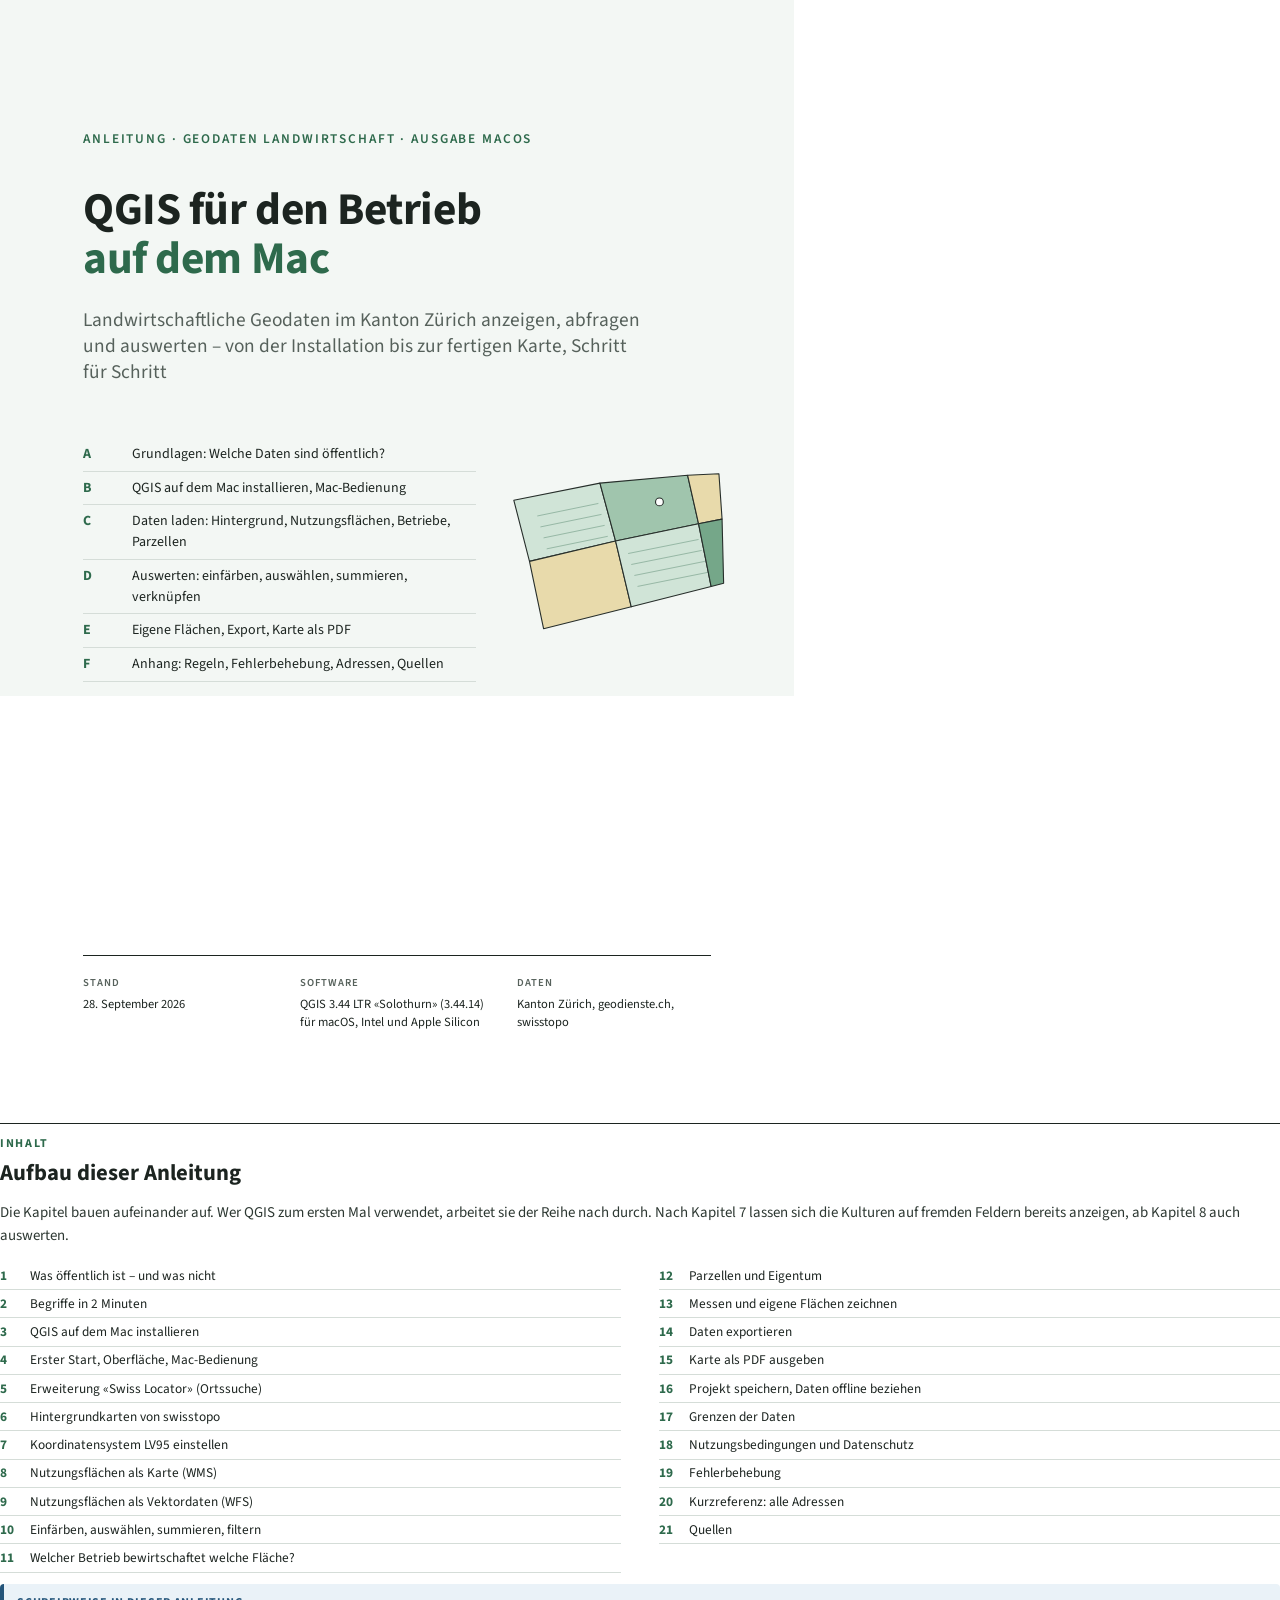
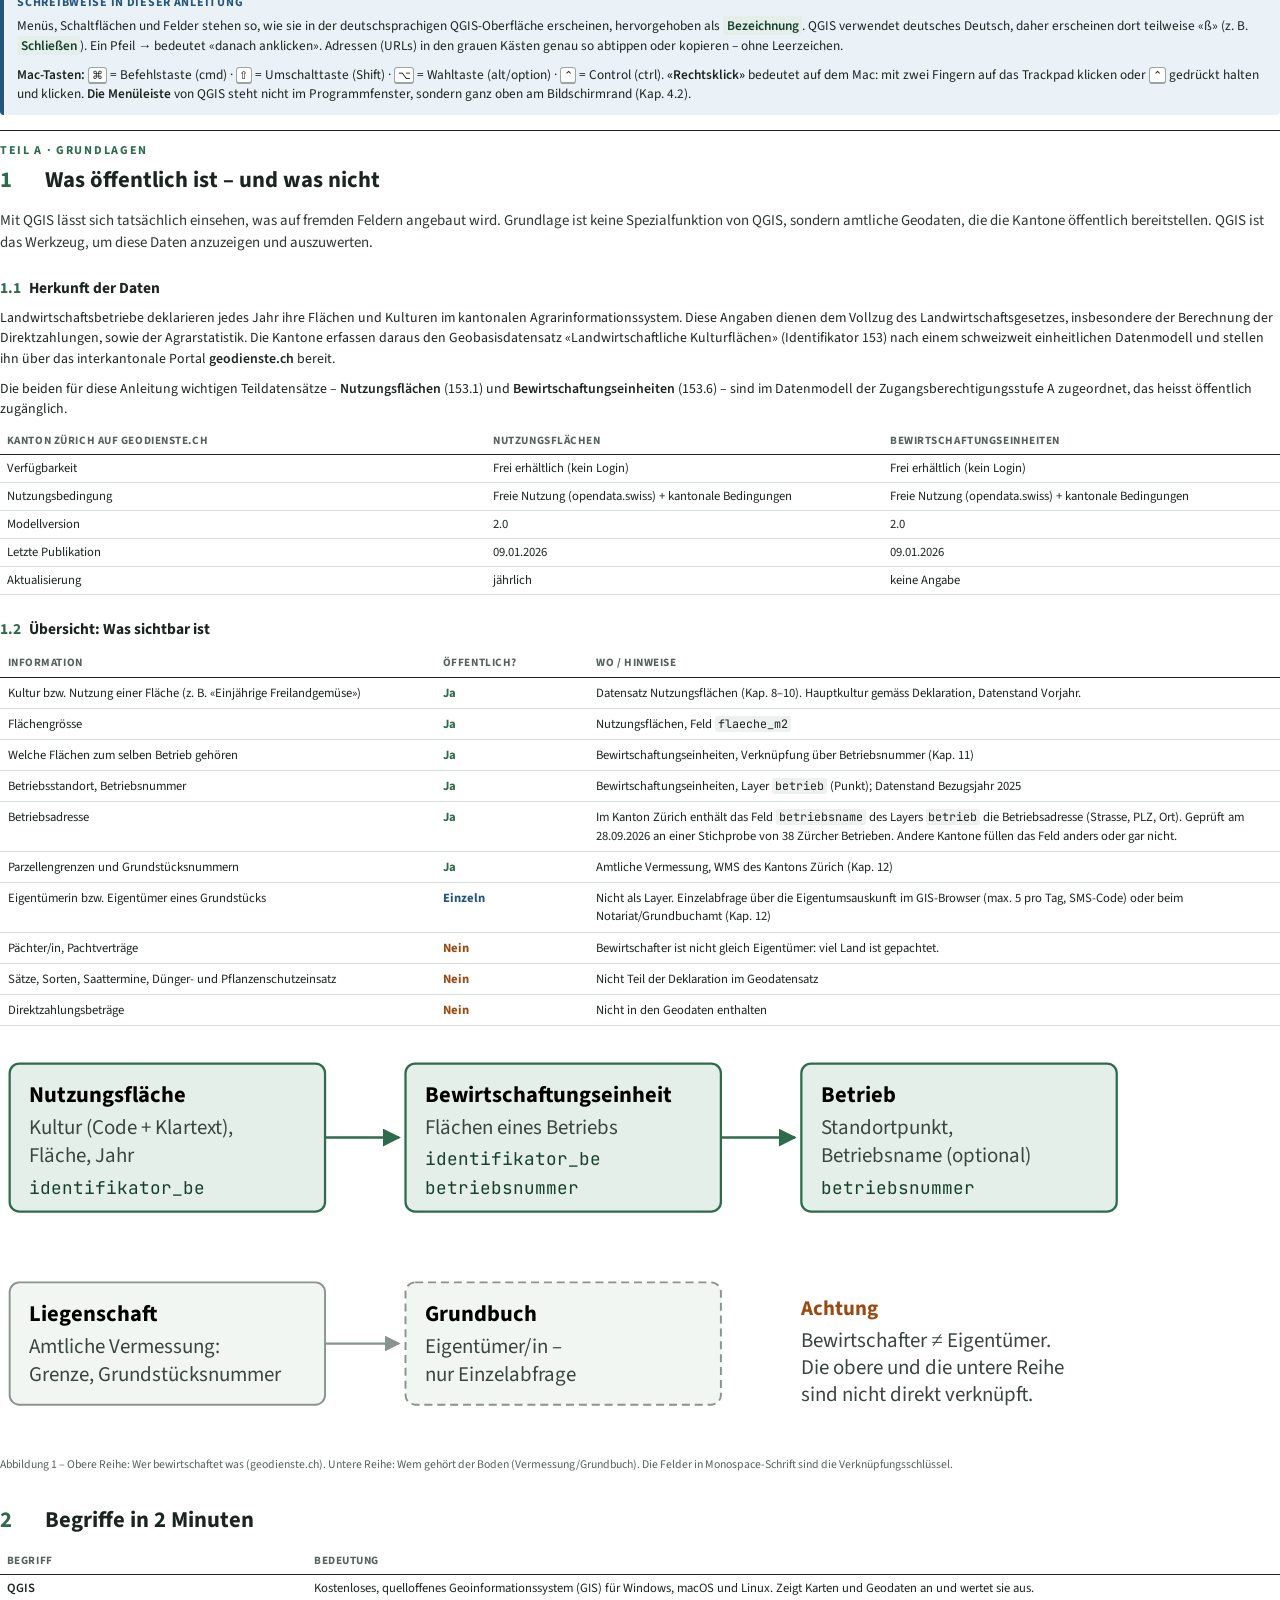
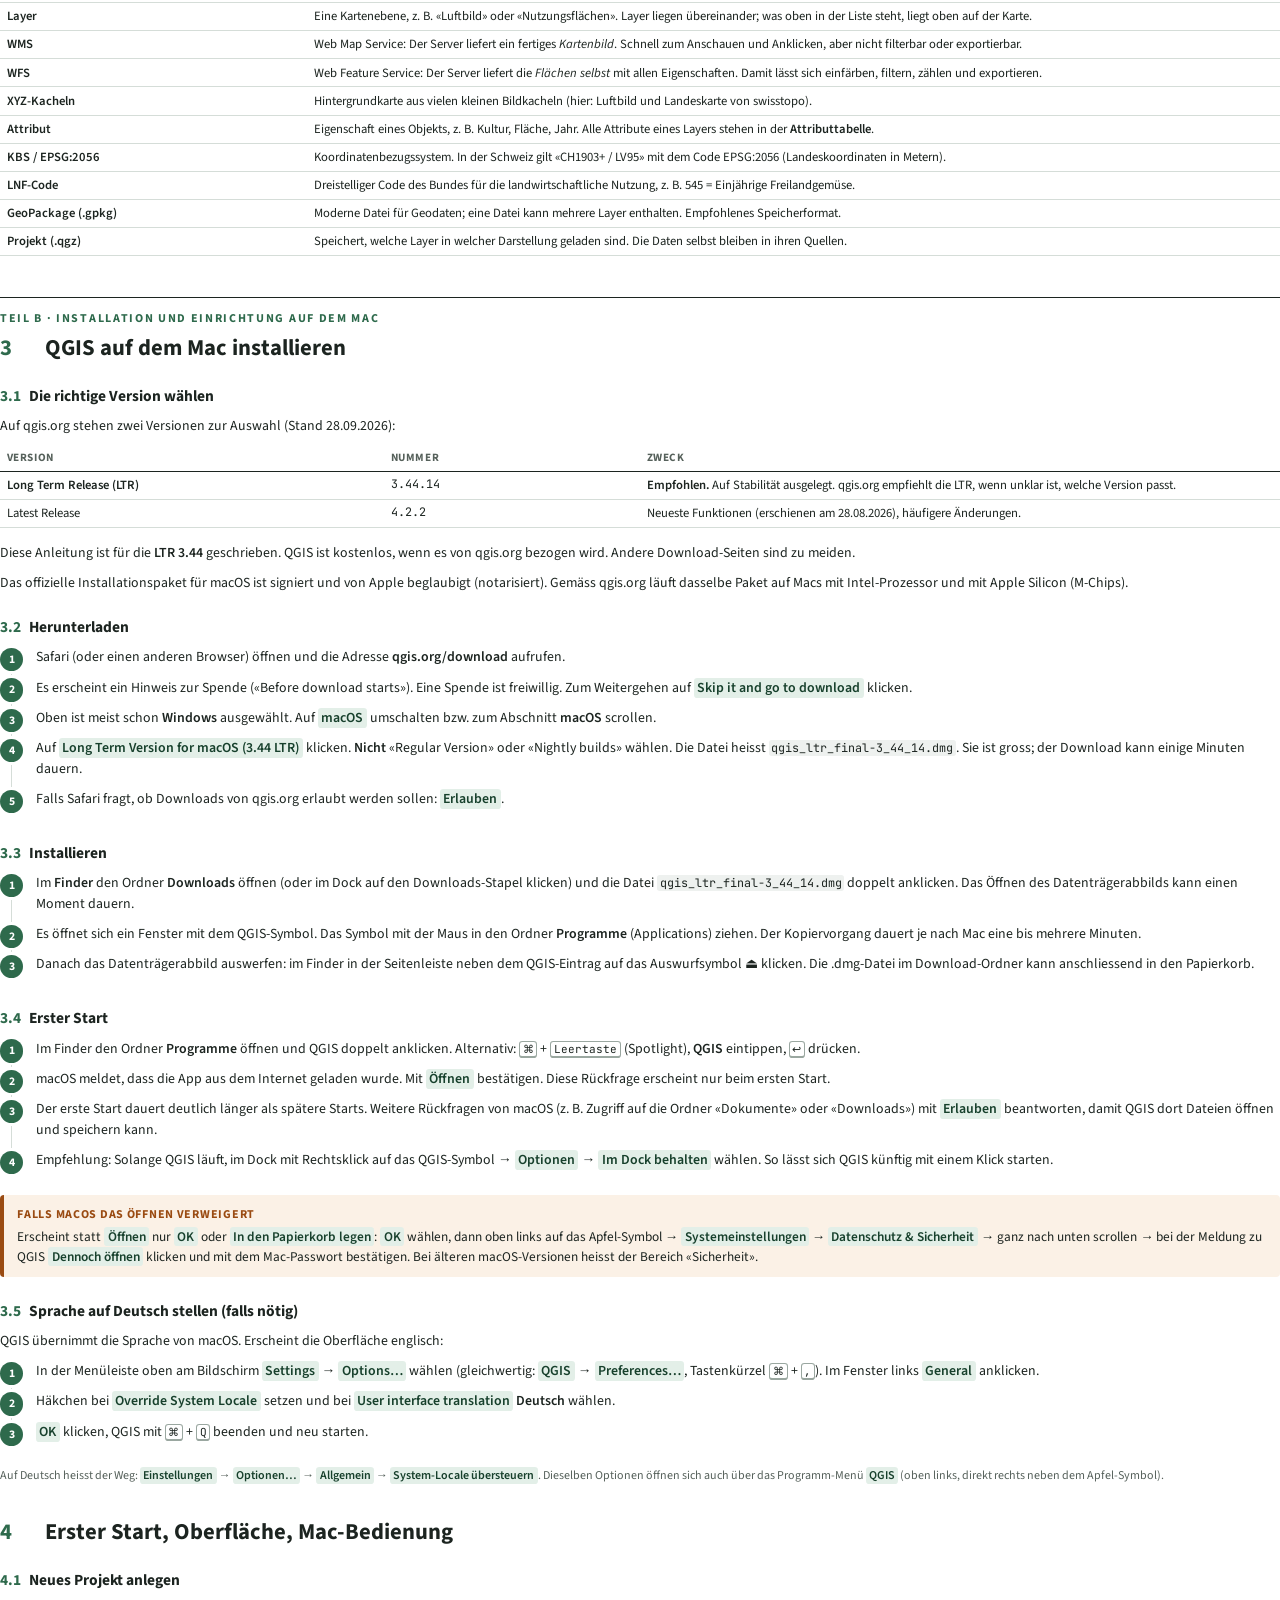
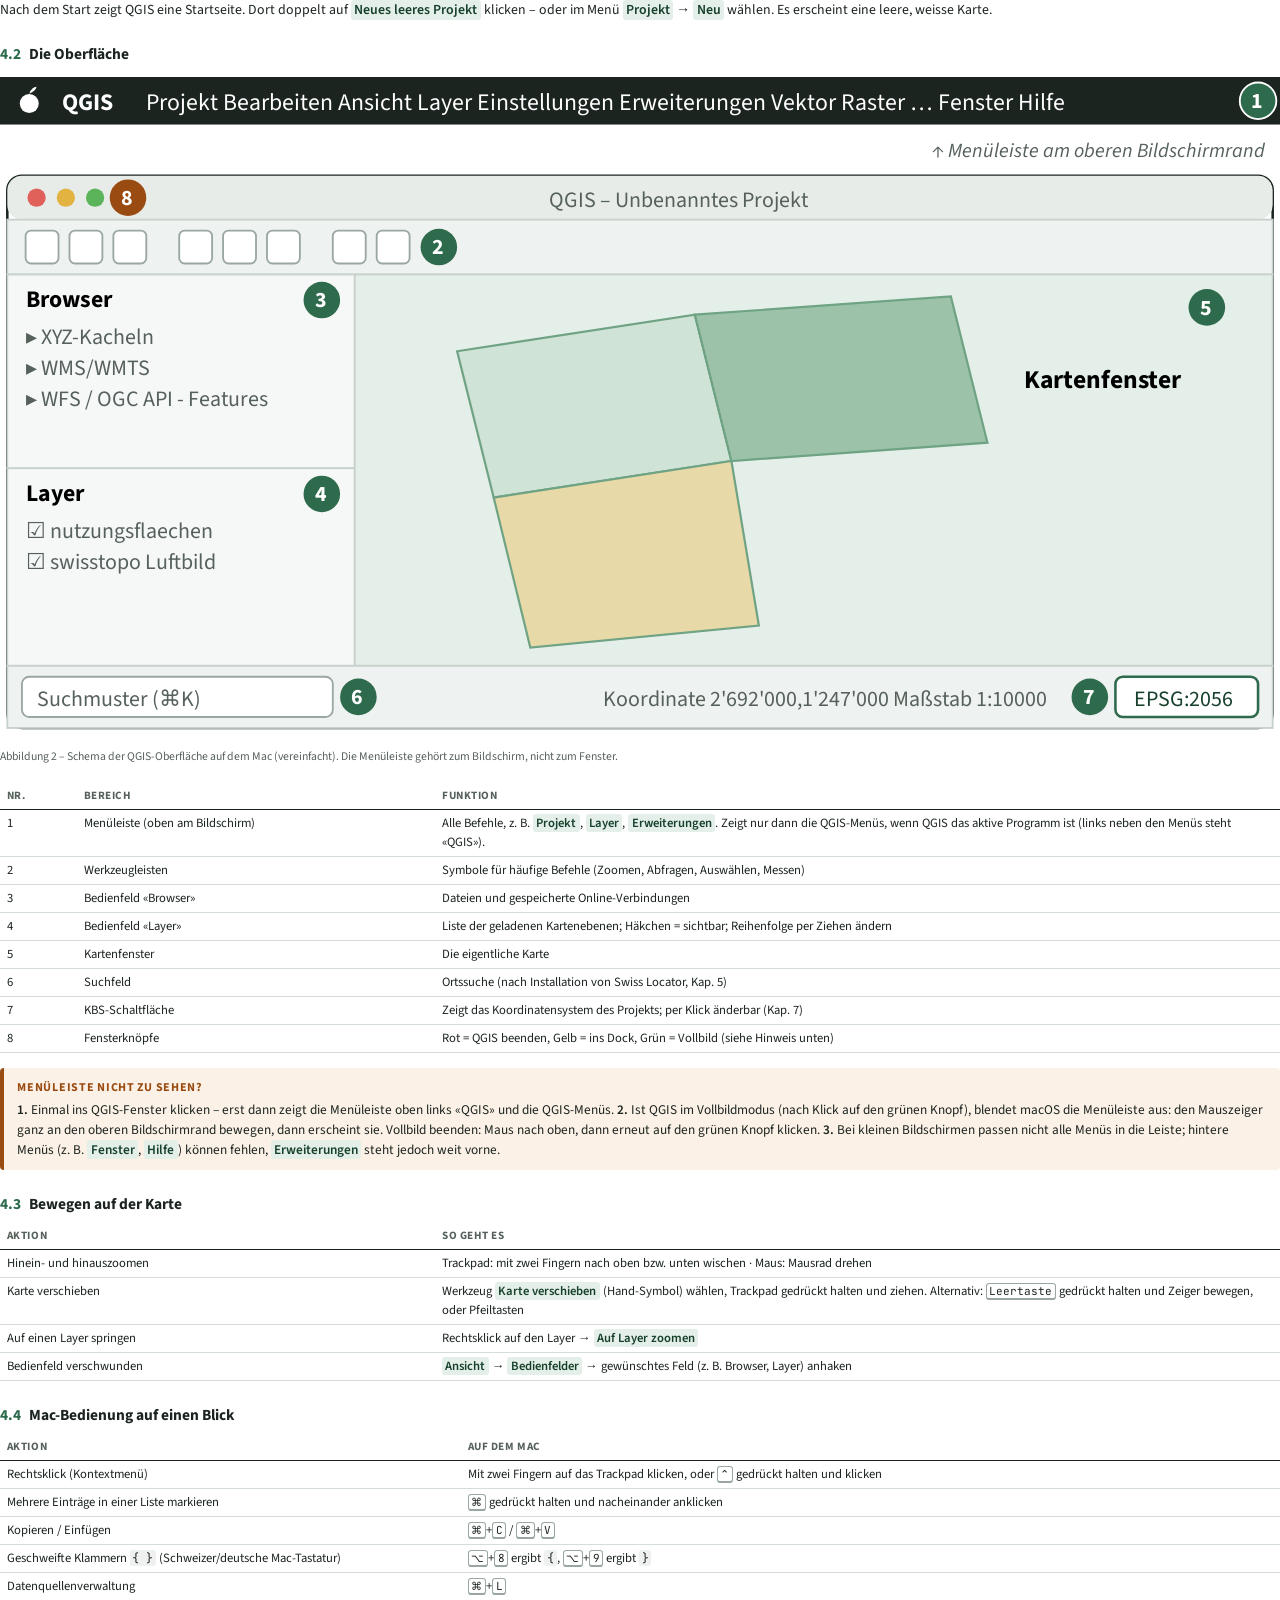
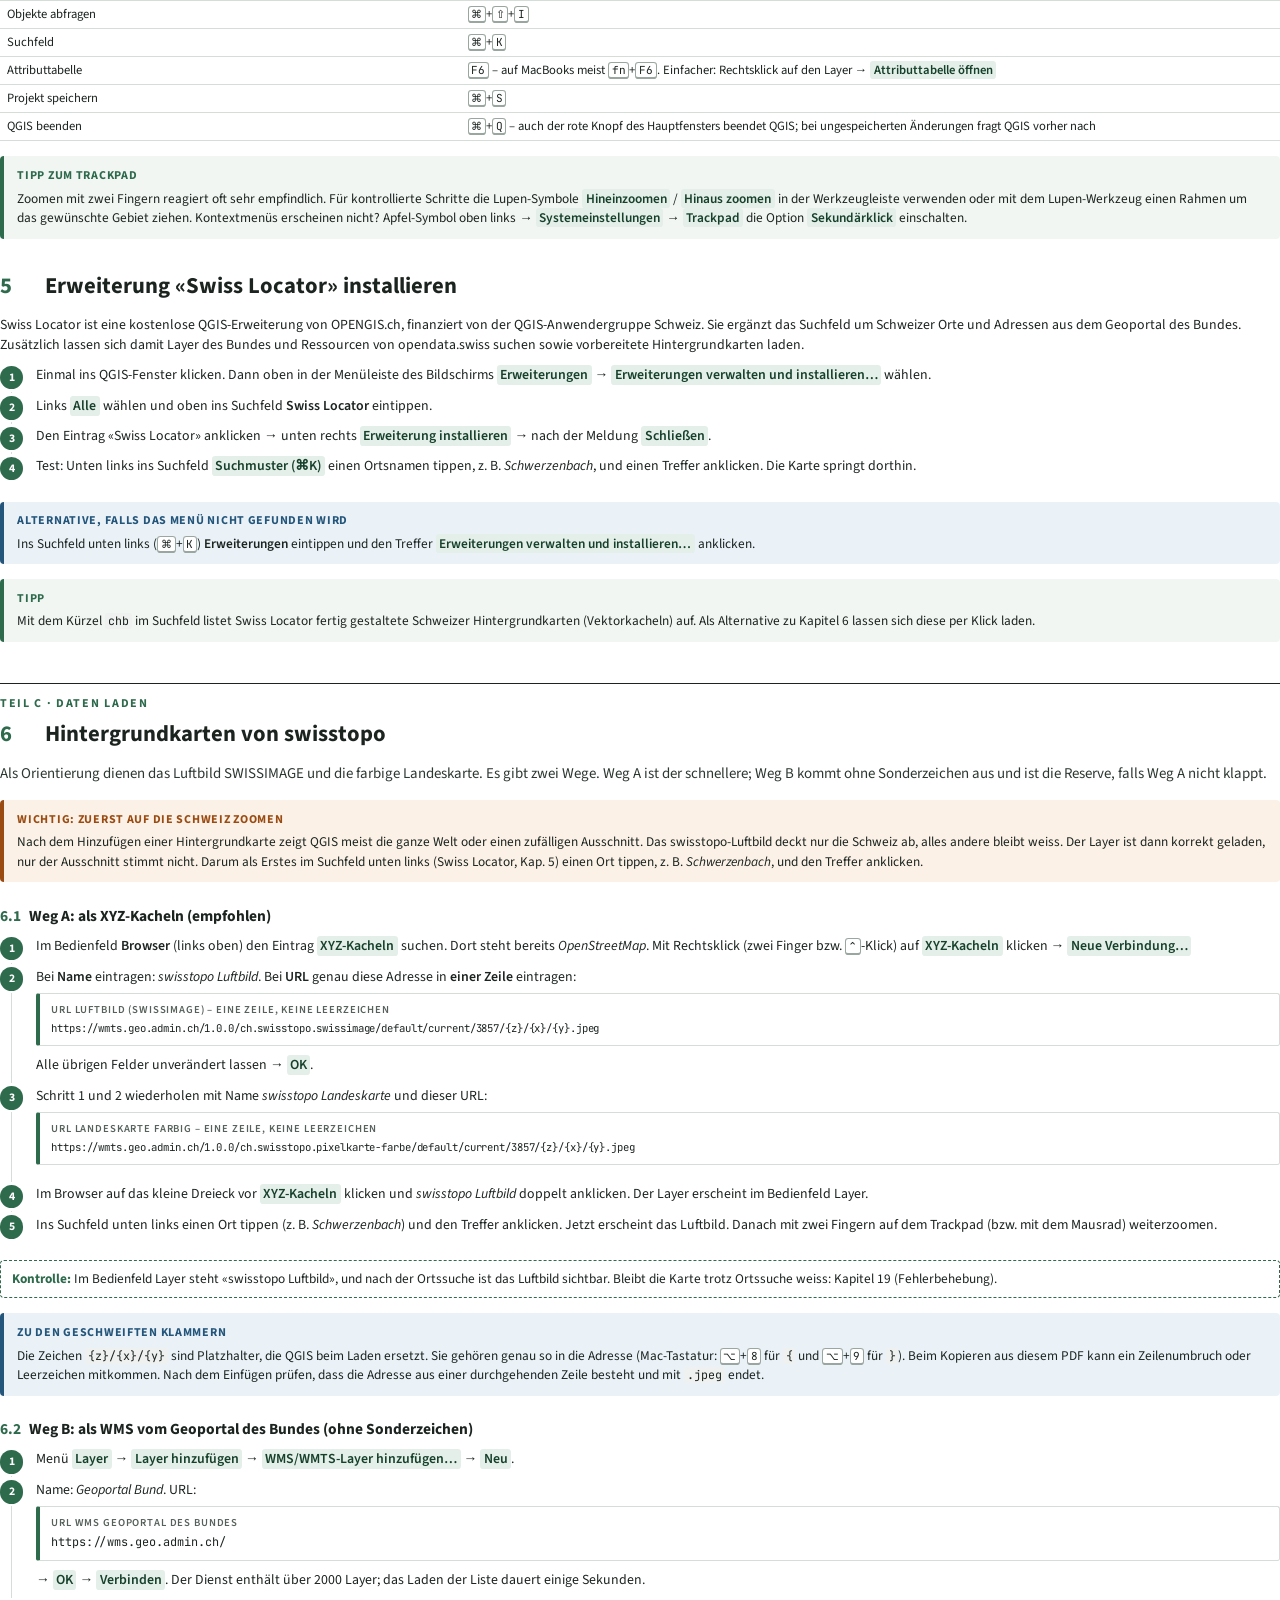
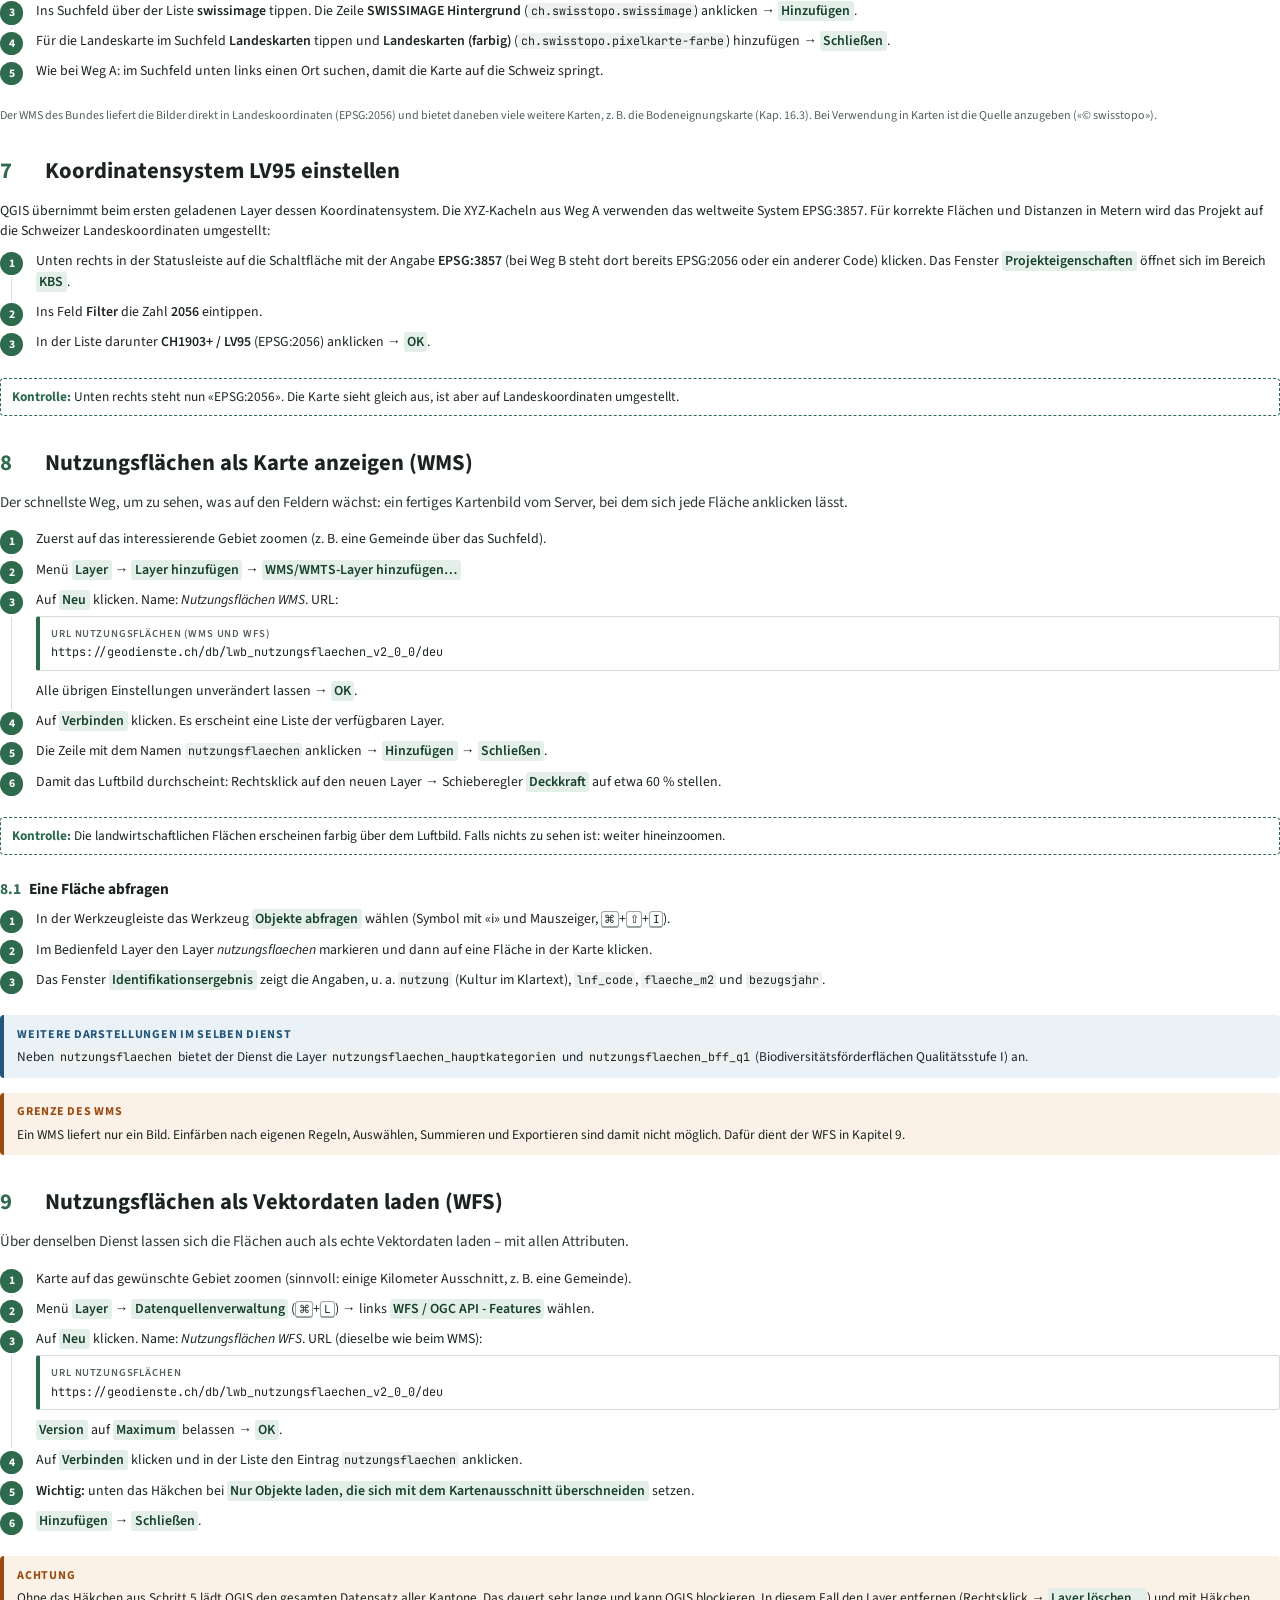
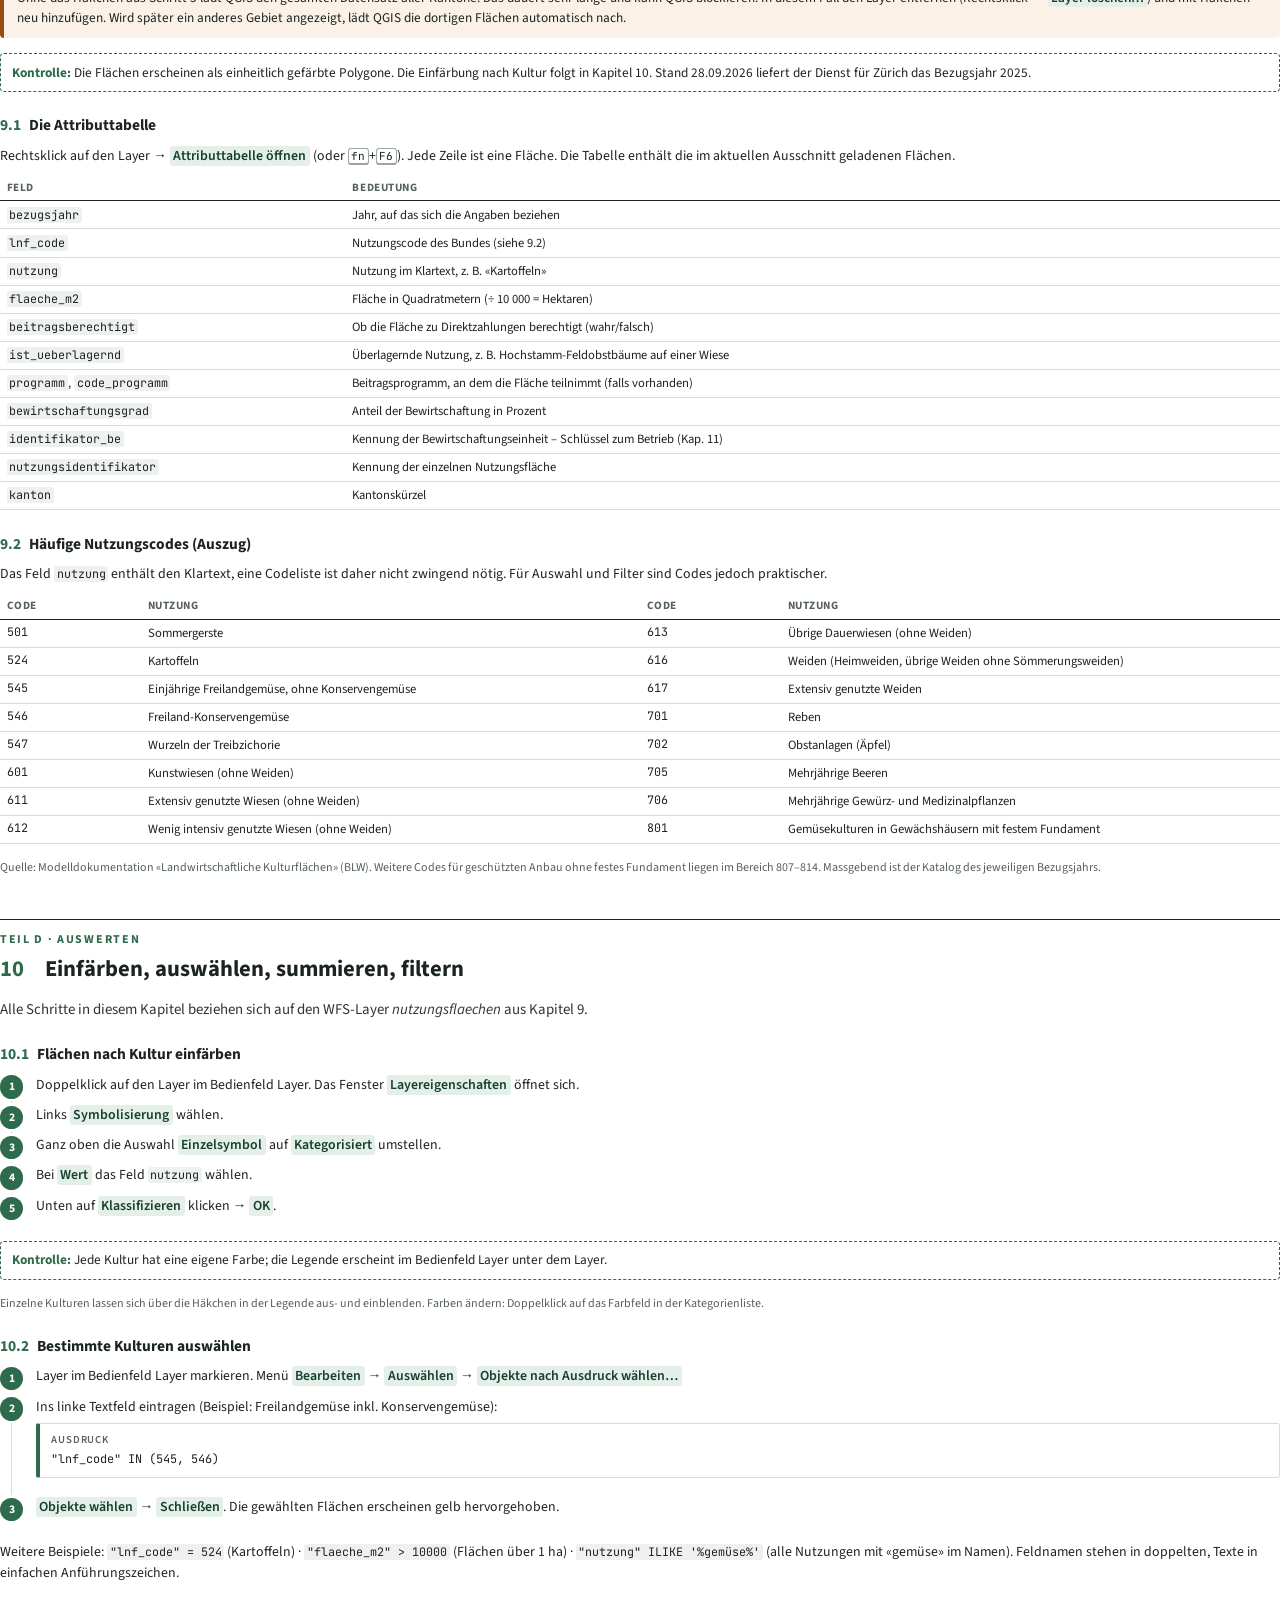
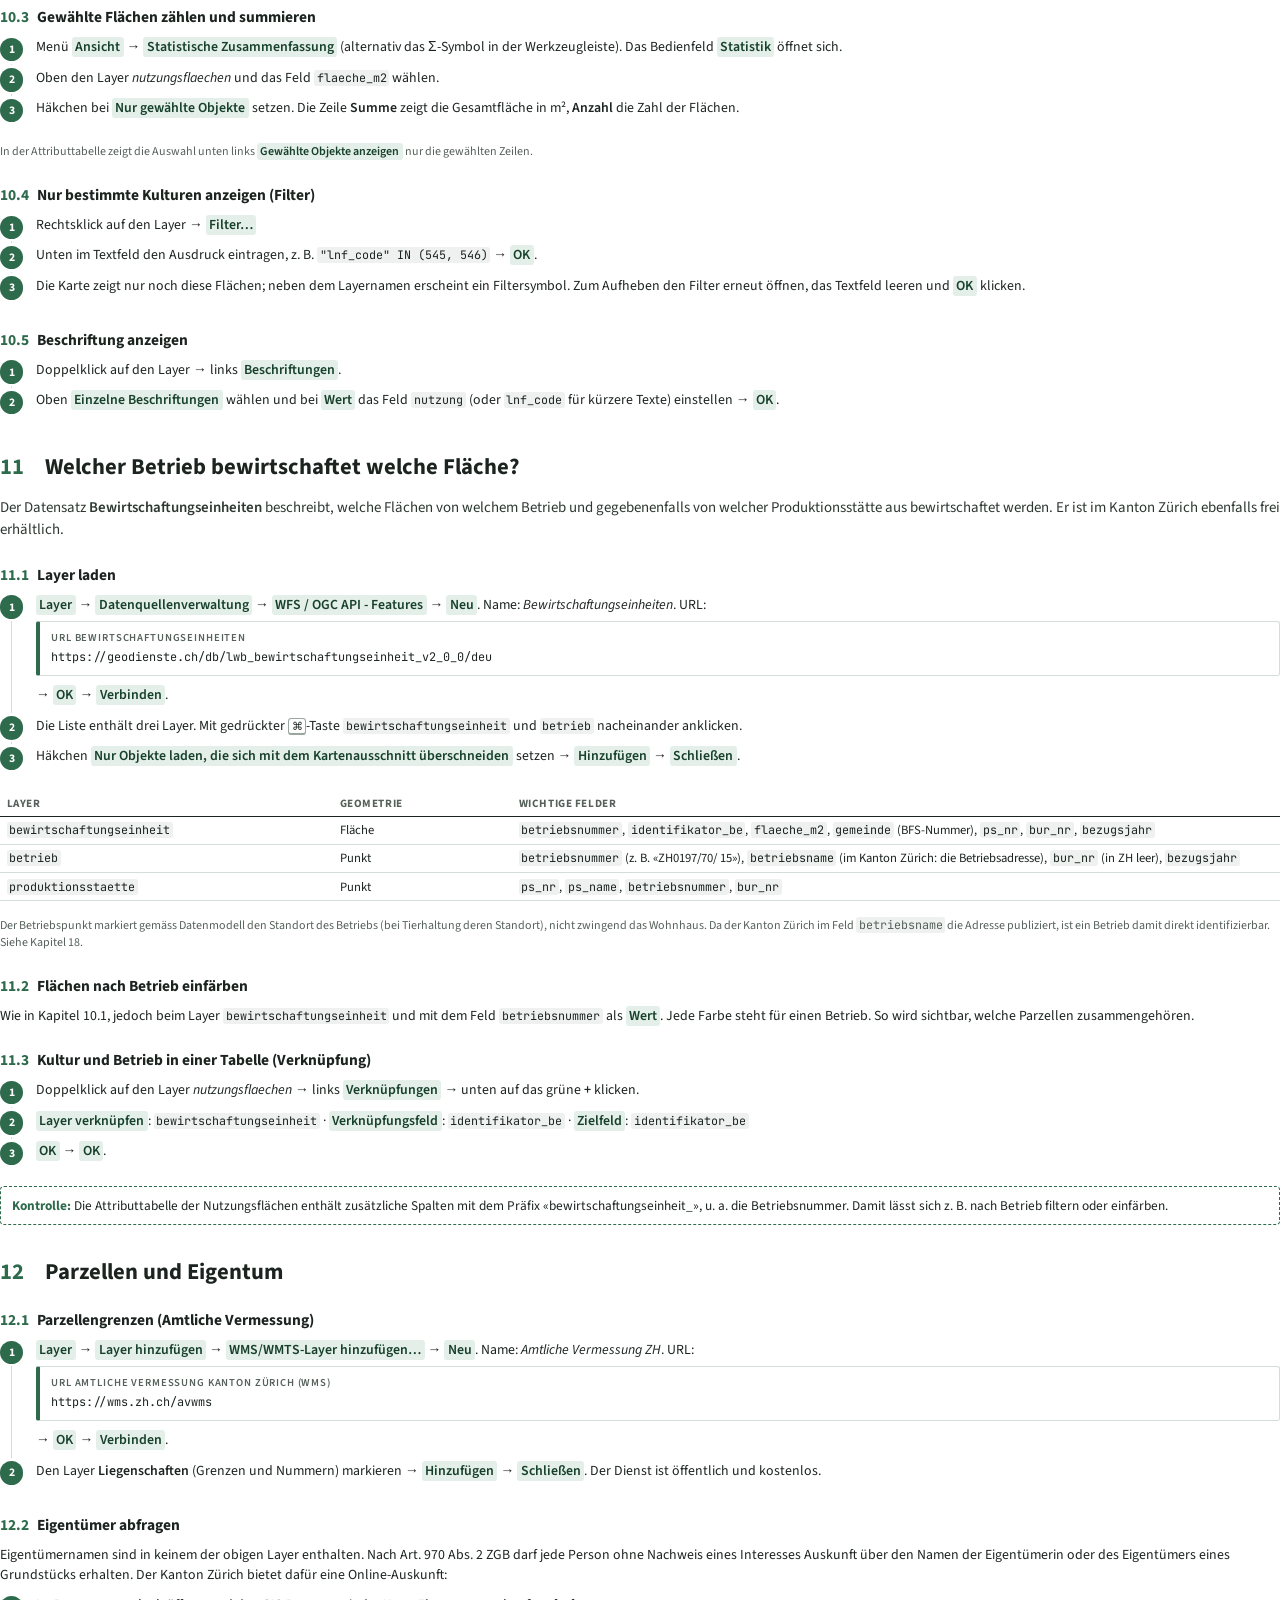
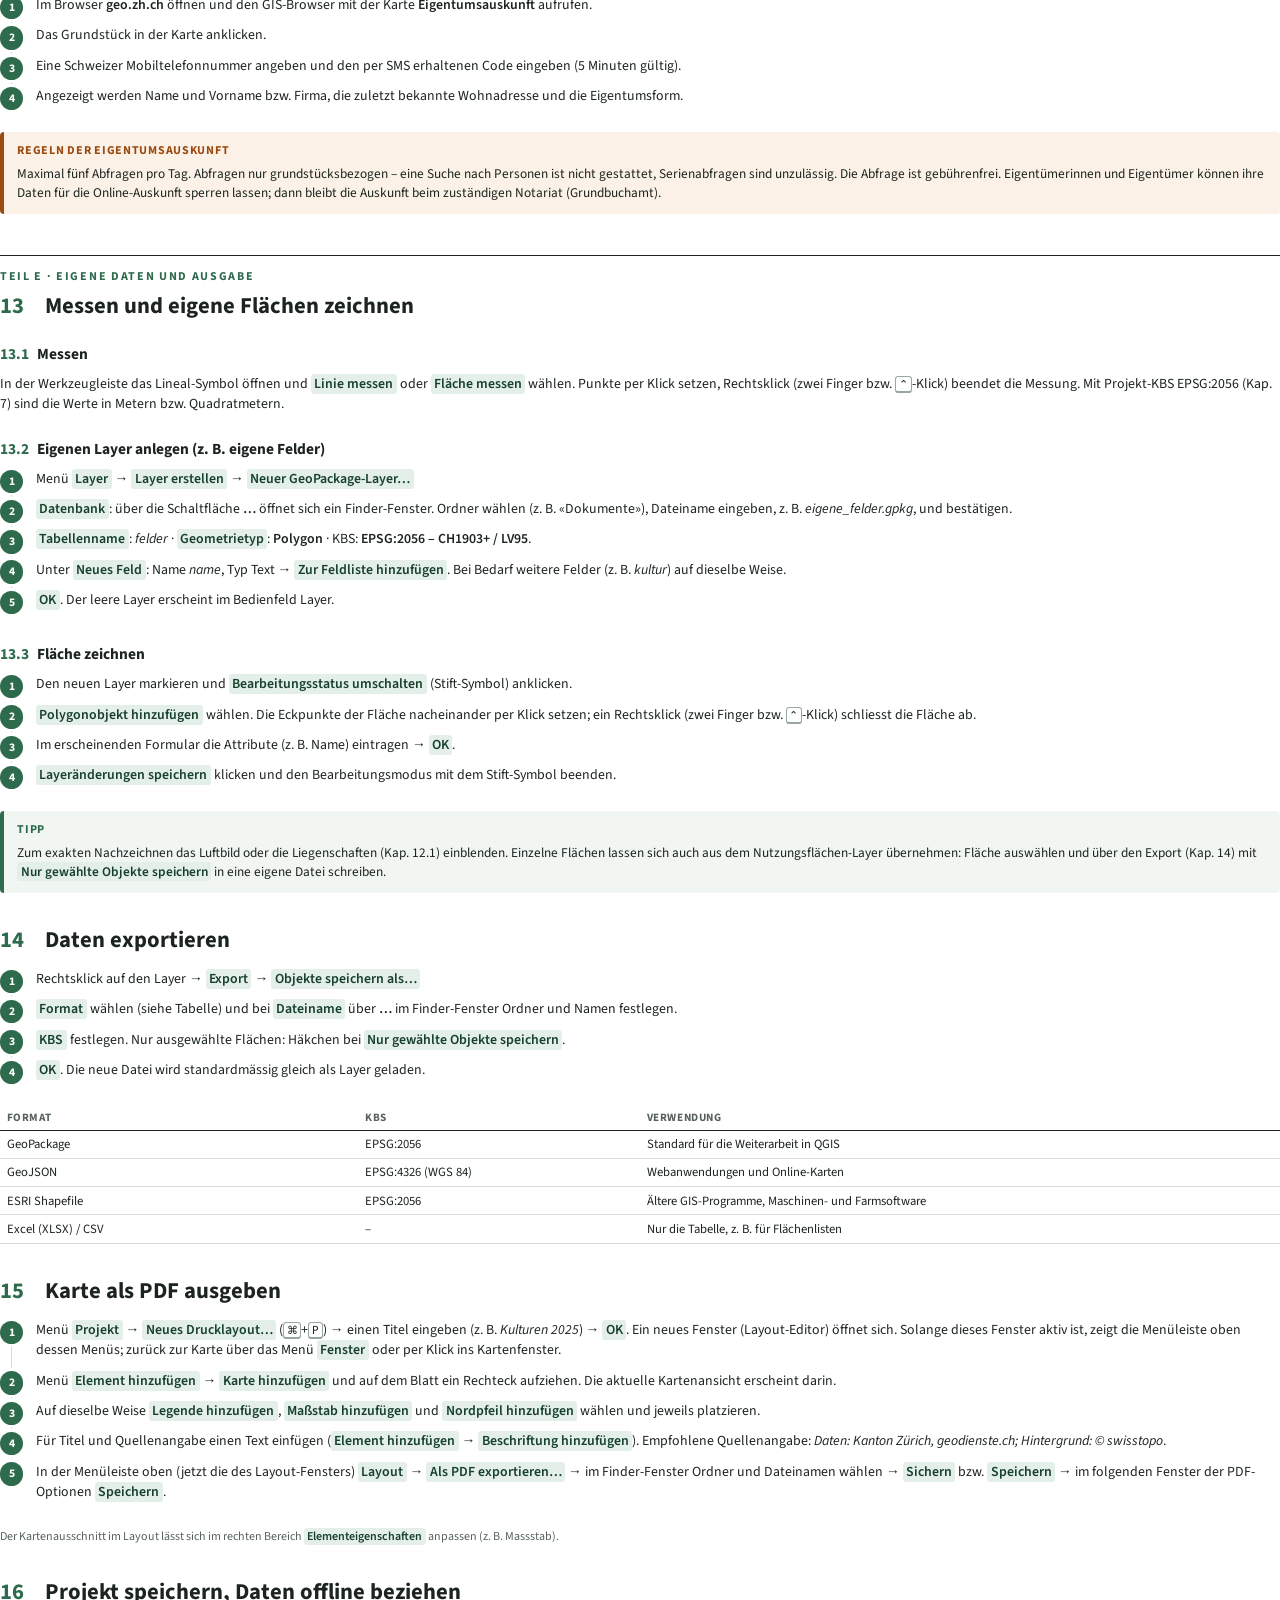
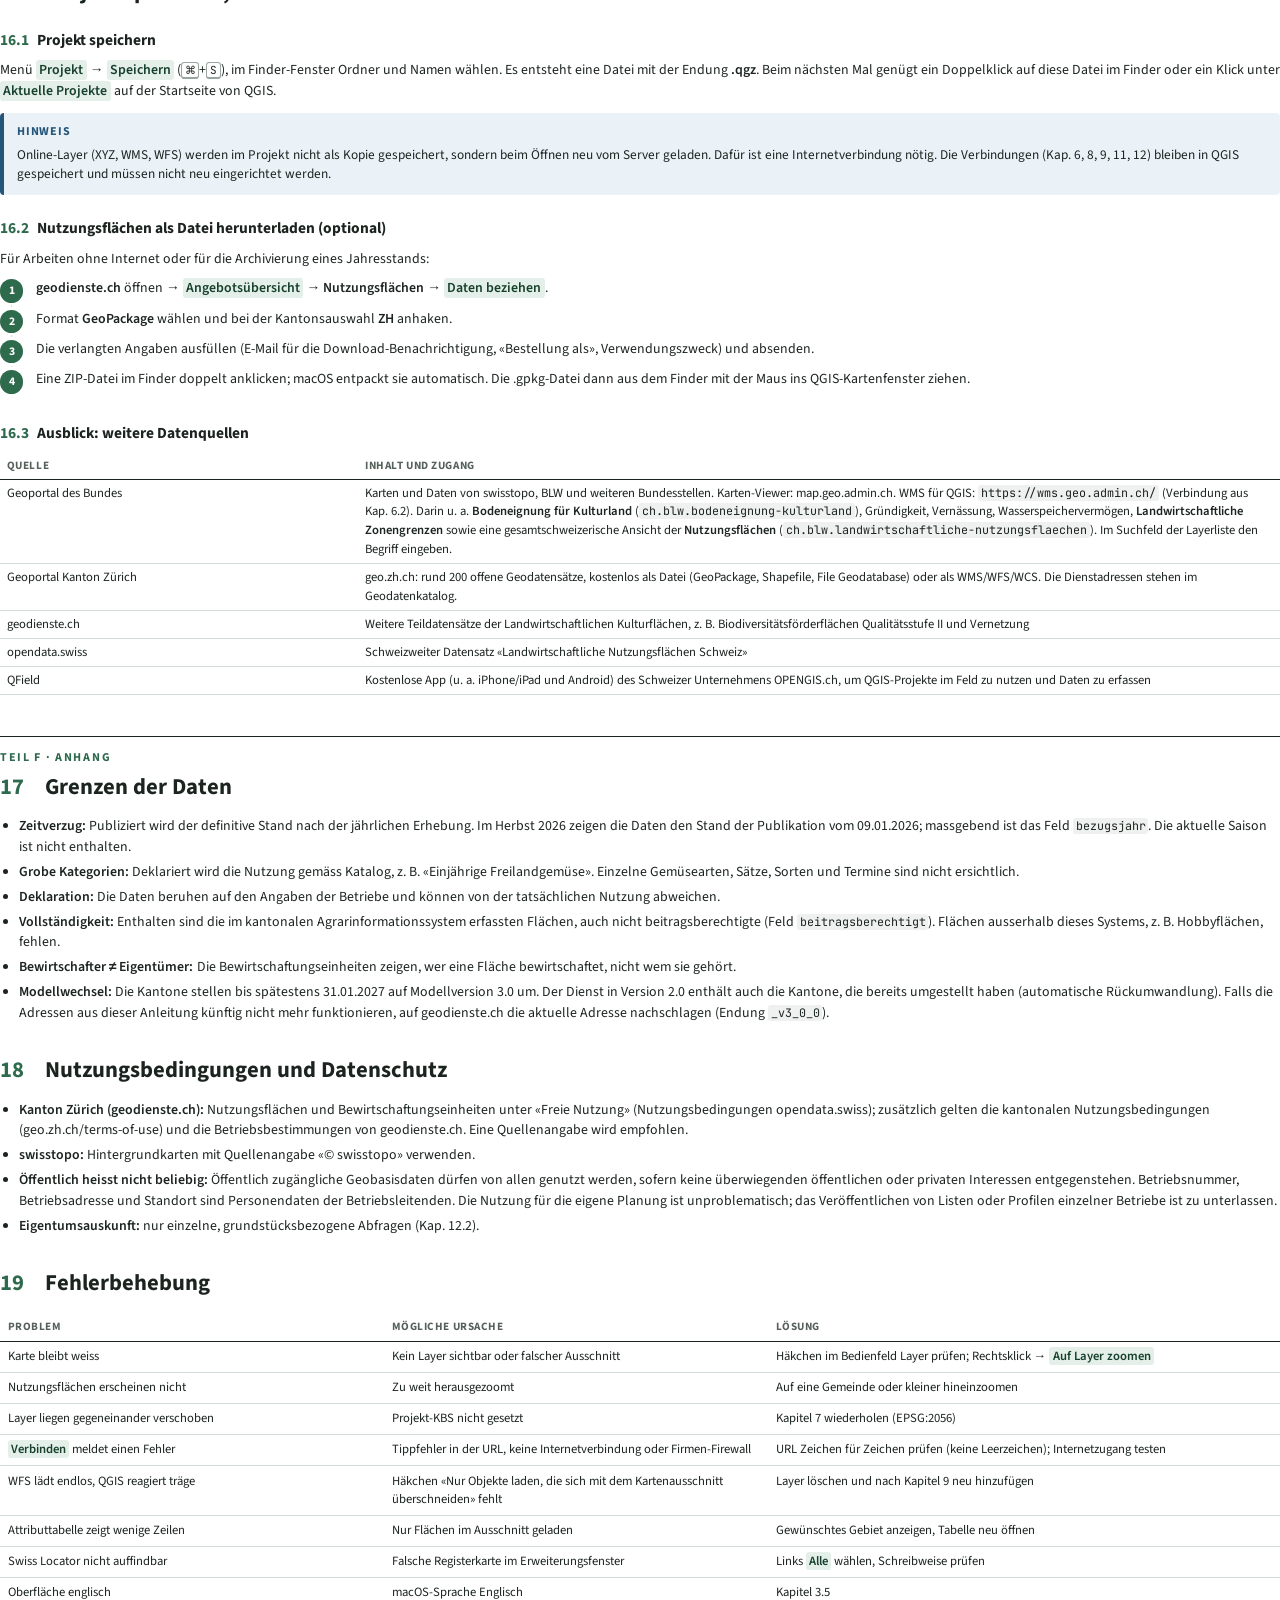
<file: anleitungen/anleitung_mac.html>
<!doctype html>
<html lang="de-CH">
<head>
<meta charset="utf-8">
<title>QGIS-Anleitung macOS: Landwirtschaftliche Geodaten Kanton Zürich</title>
<style>
@font-face{font-family:"SS3";src:url(fonts/source-sans-3-latin-400-normal.woff2) format("woff2");font-weight:400;font-style:normal}
@font-face{font-family:"SS3";src:url(fonts/source-sans-3-latin-400-italic.woff2) format("woff2");font-weight:400;font-style:italic}
@font-face{font-family:"SS3";src:url(fonts/source-sans-3-latin-600-normal.woff2) format("woff2");font-weight:600;font-style:normal}
@font-face{font-family:"SS3";src:url(fonts/source-sans-3-latin-700-normal.woff2) format("woff2");font-weight:700;font-style:normal}
@font-face{font-family:"JBM";src:url(fonts/jetbrains-mono-latin-400-normal.woff2) format("woff2");font-weight:400}
@font-face{font-family:"JBM";src:url(fonts/jetbrains-mono-latin-500-normal.woff2) format("woff2");font-weight:500}

:root{
  --ink:#1c2420; --muted:#56615b; --line:#d5ddd8; --soft:#f2f6f3; --accent:#2e6a4c; --accent-2:#e3efe8;
  --warn:#9a4b12; --warn-bg:#fbf1e6; --info:#24557a; --info-bg:#eaf2f8;
}
@page{size:A4;margin:17mm 17mm 19mm 17mm}
@page:first{margin:0}
*{box-sizing:border-box}
html,body{margin:0;padding:0;background:#fff}
body{font-family:"SS3",sans-serif;font-size:10.4pt;line-height:1.48;color:var(--ink);-webkit-print-color-adjust:exact;print-color-adjust:exact;hyphens:auto}
p{margin:0 0 7pt}
a{color:var(--accent);text-decoration:none}
strong{font-weight:600}

/* Cover */
.cover{height:297mm;width:210mm;position:relative;padding:34mm 22mm 20mm;break-after:page;background:linear-gradient(180deg,#f3f7f4 0,#f3f7f4 62%,#fff 62%)}
.cover .kicker{font-size:10pt;letter-spacing:.14em;text-transform:uppercase;color:var(--accent);font-weight:600;margin-bottom:10mm}
.cover h1{font-size:34pt;line-height:1.08;margin:0 0 6mm;font-weight:700;letter-spacing:-.01em}
.cover .sub{font-size:14.5pt;line-height:1.35;color:var(--muted);max-width:150mm;margin-bottom:14mm}
.cover .fields{position:absolute;right:18mm;top:124mm;width:58mm;opacity:.95}
.cover .meta{position:absolute;left:22mm;right:22mm;bottom:24mm;border-top:1.2pt solid var(--ink);padding-top:5mm;display:grid;grid-template-columns:1fr 1fr 1fr;gap:6mm;font-size:9.4pt}
.cover .meta b{display:block;font-size:8pt;letter-spacing:.1em;text-transform:uppercase;color:var(--muted);font-weight:600;margin-bottom:1mm}
.cover .parts{margin-top:4mm;font-size:10.5pt;max-width:104mm}
.cover .parts div{display:flex;gap:4mm;padding:1.6mm 0;border-bottom:.6pt solid var(--line)}
.cover .parts span{font-weight:700;color:var(--accent);width:9mm;flex:none}

/* Headings */
h2.part{font-size:9pt;letter-spacing:.14em;text-transform:uppercase;color:var(--accent);margin:11mm 0 2mm;padding-top:3mm;border-top:1.2pt solid var(--ink);font-weight:700;break-after:avoid}
h2.part.newpage{break-before:page;margin-top:0}
h2.part+h3{margin-top:0}
h3{font-size:17pt;line-height:1.2;margin:0 0 4mm;font-weight:700;break-after:avoid;display:flex;gap:3mm;align-items:baseline}
h3 .n{color:var(--accent);font-weight:700;min-width:9mm}
h3.cont{margin-top:9mm}
h4{font-size:11.6pt;margin:6mm 0 2.2mm;font-weight:700;break-after:avoid}
h4 .n{color:var(--accent);margin-right:2mm}
.lead{font-size:11.2pt;color:#2d3832;margin-bottom:4mm;break-after:avoid}

/* UI labels & code */
.ui{font-weight:600;background:var(--accent-2);border-radius:2.5pt;padding:0 2.5pt;white-space:nowrap;color:#17402c}
.ui.wrap{white-space:normal}
code,.mono{font-family:"JBM",monospace;font-size:8.8pt;background:#eef1ef;padding:0 2pt;border-radius:2pt}
.url{font-family:"JBM",monospace;font-size:8.9pt;background:#fff;border:1pt solid var(--line);border-left:3pt solid var(--accent);padding:2.2mm 3mm;margin:1.5mm 0 2.5mm;word-break:break-all;border-radius:2pt;break-inside:avoid}
.url.one{white-space:nowrap;font-size:8pt;letter-spacing:-.01em;overflow:visible}
.url .lbl{display:block;font-family:"SS3",sans-serif;font-size:8pt;letter-spacing:.08em;text-transform:uppercase;color:var(--muted);font-weight:600;margin-bottom:.8mm;word-break:normal}
.key{font-family:"JBM",monospace;font-size:8.3pt;border:.8pt solid #9aa7a0;border-bottom-width:1.6pt;border-radius:2.5pt;padding:0 2pt;background:#fff;white-space:nowrap}

/* Steps */
ol.steps{list-style:none;counter-reset:s;padding:0;margin:2mm 0 4mm}
ol.steps>li{counter-increment:s;position:relative;padding:0 0 2.6mm 9.5mm;break-inside:avoid}
ol.steps>li::before{content:counter(s);position:absolute;left:0;top:.2mm;width:6.2mm;height:6.2mm;border-radius:50%;background:var(--accent);color:#fff;font-weight:700;font-size:8.8pt;display:flex;align-items:center;justify-content:center}
ol.steps>li::after{content:"";position:absolute;left:3mm;top:7mm;bottom:.6mm;width:.6pt;background:var(--line)}
ol.steps>li:last-child::after{display:none}
.check{margin:1mm 0 4mm;padding:2.2mm 3mm;border:1pt dashed var(--accent);border-radius:3pt;font-size:10pt;break-inside:avoid}
.check::before{content:"Kontrolle: ";font-weight:700;color:var(--accent)}

/* Callouts */
.box{border-radius:3pt;padding:2.8mm 3.5mm;margin:3mm 0 4mm;break-inside:avoid;font-size:10pt}
.box p:last-child{margin-bottom:0}
.box .t{font-weight:700;display:block;margin-bottom:1mm;font-size:9pt;letter-spacing:.06em;text-transform:uppercase}
.box.info{background:var(--info-bg);border-left:3pt solid var(--info)} .box.info .t{color:var(--info)}
.box.warn{background:var(--warn-bg);border-left:3pt solid var(--warn)} .box.warn .t{color:var(--warn)}
.box.tip{background:var(--soft);border-left:3pt solid var(--accent)} .box.tip .t{color:var(--accent)}

/* Tables */
table{border-collapse:collapse;width:100%;margin:2mm 0 4mm;font-size:9.5pt;break-inside:auto}
thead{display:table-header-group}
tr{break-inside:avoid}
th{text-align:left;font-weight:700;font-size:8.4pt;letter-spacing:.05em;text-transform:uppercase;color:var(--muted);border-bottom:1.2pt solid var(--ink);padding:1.6mm 2mm 1.4mm}
td{border-bottom:.6pt solid var(--line);padding:1.5mm 2mm;vertical-align:top}
td.c{text-align:center}
.yes{color:var(--accent);font-weight:700}
.no{color:var(--warn);font-weight:700}
.part-yes{color:var(--info);font-weight:700}
table.compact td,table.compact th{padding:1.1mm 1.8mm}
.num{font-family:"JBM",monospace;font-size:8.8pt;white-space:nowrap}

figure{margin:3mm 0 5mm;break-inside:avoid}
figcaption{font-size:8.8pt;color:var(--muted);margin-top:1.5mm}
.two{display:grid;grid-template-columns:1fr 1fr;gap:5mm}
ul{margin:1mm 0 4mm;padding-left:5mm}
ul li{margin-bottom:1.2mm}
.small{font-size:9pt;color:var(--muted)}
.toc{columns:2;column-gap:10mm;font-size:10pt;margin-top:2mm}
.toc div{break-inside:avoid;padding:1mm 0;border-bottom:.5pt solid var(--line)}
.toc b{color:var(--accent);display:inline-block;width:8mm}
.src li{word-break:break-all;font-size:9pt}
.keep{break-inside:avoid}
</style>
</head>
<body>

<!-- ============ COVER ============ -->
<section class="cover">
  <div class="kicker">Anleitung · Geodaten Landwirtschaft · Ausgabe macOS</div>
  <h1>QGIS für den Betrieb<br><span style="color:#2e6a4c">auf dem Mac</span></h1>
  <div class="sub">Landwirtschaftliche Geodaten im Kanton Zürich anzeigen, abfragen und auswerten – von der Installation bis zur fertigen Karte, Schritt für Schritt</div>
  <div class="parts">
    <div><span>A</span>Grundlagen: Welche Daten sind öffentlich?</div>
    <div><span>B</span>QGIS auf dem Mac installieren, Mac-Bedienung</div>
    <div><span>C</span>Daten laden: Hintergrund, Nutzungsflächen, Betriebe, Parzellen</div>
    <div><span>D</span>Auswerten: einfärben, auswählen, summieren, verknüpfen</div>
    <div><span>E</span>Eigene Flächen, Export, Karte als PDF</div>
    <div><span>F</span>Anhang: Regeln, Fehlerbehebung, Adressen, Quellen</div>
  </div>
  <svg class="fields" viewBox="0 0 280 220" aria-hidden="true">
    <g stroke="#1c2420" stroke-width="1.4" stroke-linejoin="round">
      <path d="M10 40 L120 18 L140 92 L30 118 Z" fill="#cfe3d6"/>
      <path d="M120 18 L232 8 L246 70 L140 92 Z" fill="#9cc3aa"/>
      <path d="M232 8 L272 6 L276 64 L246 70 Z" fill="#e8d9a8"/>
      <path d="M30 118 L140 92 L160 176 L48 204 Z" fill="#e8d9a8"/>
      <path d="M140 92 L246 70 L262 150 L160 176 Z" fill="#cfe3d6"/>
      <path d="M246 70 L276 64 L278 146 L262 150 Z" fill="#6fa384"/>
    </g>
    <g stroke="#2e6a4c" stroke-width=".8" opacity=".6">
      <path d="M40 60 L118 44 M44 74 L122 58 M48 88 L126 72 M52 102 L130 86"/>
      <path d="M156 108 L246 90 M160 122 L250 104 M164 136 L254 118 M168 150 L258 132"/>
    </g>
    <circle cx="196" cy="42" r="5" fill="#fff" stroke="#1c2420" stroke-width="1.4"/>
  </svg>
  <div class="meta">
    <div><b>Stand</b>28. September 2026</div>
    <div><b>Software</b>QGIS 3.44 LTR «Solothurn» (3.44.14) für macOS, Intel und Apple Silicon</div>
    <div><b>Daten</b>Kanton Zürich, geodienste.ch, swisstopo</div>
  </div>
</section>

<!-- ============ INHALT ============ -->
<h2 class="part" style="margin-top:0">Inhalt</h2>
<h3>Aufbau dieser Anleitung</h3>
<p class="lead">Die Kapitel bauen aufeinander auf. Wer QGIS zum ersten Mal verwendet, arbeitet sie der Reihe nach durch. Nach Kapitel 7 lassen sich die Kulturen auf fremden Feldern bereits anzeigen, ab Kapitel 8 auch auswerten.</p>
<div class="toc">
  <div><b>1</b>Was öffentlich ist – und was nicht</div>
  <div><b>2</b>Begriffe in 2 Minuten</div>
  <div><b>3</b>QGIS auf dem Mac installieren</div>
  <div><b>4</b>Erster Start, Oberfläche, Mac-Bedienung</div>
  <div><b>5</b>Erweiterung «Swiss Locator» (Ortssuche)</div>
  <div><b>6</b>Hintergrundkarten von swisstopo</div>
  <div><b>7</b>Koordinatensystem LV95 einstellen</div>
  <div><b>8</b>Nutzungsflächen als Karte (WMS)</div>
  <div><b>9</b>Nutzungsflächen als Vektordaten (WFS)</div>
  <div><b>10</b>Einfärben, auswählen, summieren, filtern</div>
  <div><b>11</b>Welcher Betrieb bewirtschaftet welche Fläche?</div>
  <div><b>12</b>Parzellen und Eigentum</div>
  <div><b>13</b>Messen und eigene Flächen zeichnen</div>
  <div><b>14</b>Daten exportieren</div>
  <div><b>15</b>Karte als PDF ausgeben</div>
  <div><b>16</b>Projekt speichern, Daten offline beziehen</div>
  <div><b>17</b>Grenzen der Daten</div>
  <div><b>18</b>Nutzungsbedingungen und Datenschutz</div>
  <div><b>19</b>Fehlerbehebung</div>
  <div><b>20</b>Kurzreferenz: alle Adressen</div>
  <div><b>21</b>Quellen</div>
</div>

<div class="box info"><span class="t">Schreibweise in dieser Anleitung</span>
<p>Menüs, Schaltflächen und Felder stehen so, wie sie in der deutschsprachigen QGIS-Oberfläche erscheinen, hervorgehoben als <span class="ui">Bezeichnung</span>. QGIS verwendet deutsches Deutsch, daher erscheinen dort teilweise «ß» (z.&nbsp;B. <span class="ui">Schließen</span>). Ein Pfeil → bedeutet «danach anklicken». Adressen (URLs) in den grauen Kästen genau so abtippen oder kopieren – ohne Leerzeichen.</p>
<p><strong>Mac-Tasten:</strong> <span class="key">⌘</span> = Befehlstaste (cmd) · <span class="key">⇧</span> = Umschalttaste (Shift) · <span class="key">⌥</span> = Wahltaste (alt/option) · <span class="key">⌃</span> = Control (ctrl). <strong>«Rechtsklick»</strong> bedeutet auf dem Mac: mit zwei Fingern auf das Trackpad klicken oder <span class="key">⌃</span> gedrückt halten und klicken. <strong>Die Menüleiste</strong> von QGIS steht nicht im Programmfenster, sondern ganz oben am Bildschirmrand (Kap. 4.2).</p>
</div>

<!-- ============ TEIL A ============ -->
<h2 class="part newpage">Teil A · Grundlagen</h2>
<h3><span class="n">1</span>Was öffentlich ist – und was nicht</h3>
<p class="lead">Mit QGIS lässt sich tatsächlich einsehen, was auf fremden Feldern angebaut wird. Grundlage ist keine Spezialfunktion von QGIS, sondern amtliche Geodaten, die die Kantone öffentlich bereitstellen. QGIS ist das Werkzeug, um diese Daten anzuzeigen und auszuwerten.</p>

<h4><span class="n">1.1</span>Herkunft der Daten</h4>
<p>Landwirtschaftsbetriebe deklarieren jedes Jahr ihre Flächen und Kulturen im kantonalen Agrarinformationssystem. Diese Angaben dienen dem Vollzug des Landwirtschaftsgesetzes, insbesondere der Berechnung der Direktzahlungen, sowie der Agrarstatistik. Die Kantone erfassen daraus den Geobasisdatensatz «Landwirtschaftliche Kulturflächen» (Identifikator 153) nach einem schweizweit einheitlichen Datenmodell und stellen ihn über das interkantonale Portal <strong>geodienste.ch</strong> bereit.</p>
<p>Die beiden für diese Anleitung wichtigen Teildatensätze – <strong>Nutzungsflächen</strong> (153.1) und <strong>Bewirtschaftungseinheiten</strong> (153.6) – sind im Datenmodell der Zugangsberechtigungsstufe&nbsp;A zugeordnet, das heisst öffentlich zugänglich.</p>

<table class="compact">
<thead><tr><th style="width:38%">Kanton Zürich auf geodienste.ch</th><th>Nutzungsflächen</th><th>Bewirtschaftungseinheiten</th></tr></thead>
<tbody>
<tr><td>Verfügbarkeit</td><td>Frei erhältlich (kein Login)</td><td>Frei erhältlich (kein Login)</td></tr>
<tr><td>Nutzungsbedingung</td><td>Freie Nutzung (opendata.swiss) + kantonale Bedingungen</td><td>Freie Nutzung (opendata.swiss) + kantonale Bedingungen</td></tr>
<tr><td>Modellversion</td><td>2.0</td><td>2.0</td></tr>
<tr><td>Letzte Publikation</td><td>09.01.2026</td><td>09.01.2026</td></tr>
<tr><td>Aktualisierung</td><td>jährlich</td><td>keine Angabe</td></tr>
</tbody></table>

<h4><span class="n">1.2</span>Übersicht: Was sichtbar ist</h4>
<table>
<thead><tr><th style="width:34%">Information</th><th style="width:12%">Öffentlich?</th><th>Wo / Hinweise</th></tr></thead>
<tbody>
<tr><td>Kultur bzw. Nutzung einer Fläche (z.&nbsp;B. «Einjährige Freilandgemüse»)</td><td class="yes">Ja</td><td>Datensatz Nutzungsflächen (Kap. 8–10). Hauptkultur gemäss Deklaration, Datenstand Vorjahr.</td></tr>
<tr><td>Flächengrösse</td><td class="yes">Ja</td><td>Nutzungsflächen, Feld <code>flaeche_m2</code></td></tr>
<tr><td>Welche Flächen zum selben Betrieb gehören</td><td class="yes">Ja</td><td>Bewirtschaftungseinheiten, Verknüpfung über Betriebsnummer (Kap. 11)</td></tr>
<tr><td>Betriebsstandort, Betriebsnummer</td><td class="yes">Ja</td><td>Bewirtschaftungseinheiten, Layer <code>betrieb</code> (Punkt); Datenstand Bezugsjahr 2025</td></tr>
<tr><td>Betriebsadresse</td><td class="yes">Ja</td><td>Im Kanton Zürich enthält das Feld <code>betriebsname</code> des Layers <code>betrieb</code> die Betriebsadresse (Strasse, PLZ, Ort). Geprüft am 28.09.2026 an einer Stichprobe von 38 Zürcher Betrieben. Andere Kantone füllen das Feld anders oder gar nicht.</td></tr>
<tr><td>Parzellengrenzen und Grundstücksnummern</td><td class="yes">Ja</td><td>Amtliche Vermessung, WMS des Kantons Zürich (Kap. 12)</td></tr>
<tr><td>Eigentümerin bzw. Eigentümer eines Grundstücks</td><td class="part-yes">Einzeln</td><td>Nicht als Layer. Einzelabfrage über die Eigentumsauskunft im GIS-Browser (max. 5 pro Tag, SMS-Code) oder beim Notariat/Grundbuchamt (Kap. 12)</td></tr>
<tr><td>Pächter/in, Pachtverträge</td><td class="no">Nein</td><td>Bewirtschafter ist nicht gleich Eigentümer: viel Land ist gepachtet.</td></tr>
<tr><td>Sätze, Sorten, Saattermine, Dünger- und Pflanzenschutzeinsatz</td><td class="no">Nein</td><td>Nicht Teil der Deklaration im Geodatensatz</td></tr>
<tr><td>Direktzahlungsbeträge</td><td class="no">Nein</td><td>Nicht in den Geodaten enthalten</td></tr>
</tbody></table>

<figure>
<svg viewBox="0 0 700 250" width="88%" role="img" aria-label="Verknüpfung der Datensätze">
  <defs><marker id="ar" viewBox="0 0 10 10" refX="9" refY="5" markerWidth="7" markerHeight="7" orient="auto"><path d="M0 0 L10 5 L0 10 z" fill="#2e6a4c"/></marker>
  <marker id="ag" viewBox="0 0 10 10" refX="9" refY="5" markerWidth="7" markerHeight="7" orient="auto"><path d="M0 0 L10 5 L0 10 z" fill="#8a948f"/></marker></defs>
  <g font-family="SS3" font-size="13">
    <rect x="6" y="14" width="196" height="92" rx="6" fill="#e3efe8" stroke="#2e6a4c" stroke-width="1.4"/>
    <text x="18" y="38" font-weight="700" font-size="14">Nutzungsfläche</text>
    <text x="18" y="58" fill="#3a4540">Kultur (Code + Klartext),</text>
    <text x="18" y="75" fill="#3a4540">Fläche, Jahr</text>
    <text x="18" y="95" font-family="JBM" font-size="11" fill="#17402c">identifikator_be</text>

    <rect x="252" y="14" width="196" height="92" rx="6" fill="#e3efe8" stroke="#2e6a4c" stroke-width="1.4"/>
    <text x="264" y="38" font-weight="700" font-size="14">Bewirtschaftungseinheit</text>
    <text x="264" y="58" fill="#3a4540">Flächen eines Betriebs</text>
    <text x="264" y="77" font-family="JBM" font-size="11" fill="#17402c">identifikator_be</text>
    <text x="264" y="95" font-family="JBM" font-size="11" fill="#17402c">betriebsnummer</text>

    <rect x="498" y="14" width="196" height="92" rx="6" fill="#e3efe8" stroke="#2e6a4c" stroke-width="1.4"/>
    <text x="510" y="38" font-weight="700" font-size="14">Betrieb</text>
    <text x="510" y="58" fill="#3a4540">Standortpunkt,</text>
    <text x="510" y="75" fill="#3a4540">Betriebsname (optional)</text>
    <text x="510" y="95" font-family="JBM" font-size="11" fill="#17402c">betriebsnummer</text>

    <path d="M202 60 L248 60" stroke="#2e6a4c" stroke-width="1.6" marker-end="url(#ar)"/>
    <path d="M448 60 L494 60" stroke="#2e6a4c" stroke-width="1.6" marker-end="url(#ar)"/>

    <rect x="6" y="150" width="196" height="76" rx="6" fill="#f2f6f3" stroke="#8a948f" stroke-width="1.2"/>
    <text x="18" y="174" font-weight="700" font-size="14">Liegenschaft</text>
    <text x="18" y="194" fill="#3a4540">Amtliche Vermessung:</text>
    <text x="18" y="211" fill="#3a4540">Grenze, Grundstücksnummer</text>

    <rect x="252" y="150" width="196" height="76" rx="6" fill="#f2f6f3" stroke="#8a948f" stroke-width="1.2" stroke-dasharray="5 3"/>
    <text x="264" y="174" font-weight="700" font-size="14">Grundbuch</text>
    <text x="264" y="194" fill="#3a4540">Eigentümer/in –</text>
    <text x="264" y="211" fill="#3a4540">nur Einzelabfrage</text>
    <path d="M202 188 L248 188" stroke="#8a948f" stroke-width="1.4" marker-end="url(#ag)"/>

    <text x="498" y="170" font-weight="700" font-size="13" fill="#9a4b12">Achtung</text>
    <text x="498" y="190" fill="#3a4540">Bewirtschafter ≠ Eigentümer.</text>
    <text x="498" y="207" fill="#3a4540">Die obere und die untere Reihe</text>
    <text x="498" y="224" fill="#3a4540">sind nicht direkt verknüpft.</text>
  </g>
</svg>
<figcaption>Abbildung 1 – Obere Reihe: Wer bewirtschaftet was (geodienste.ch). Untere Reihe: Wem gehört der Boden (Vermessung/Grundbuch). Die Felder in Monospace-Schrift sind die Verknüpfungsschlüssel.</figcaption>
</figure>

<h3 class="cont"><span class="n">2</span>Begriffe in 2 Minuten</h3>
<table class="compact">
<thead><tr><th style="width:24%">Begriff</th><th>Bedeutung</th></tr></thead>
<tbody>
<tr><td><strong>QGIS</strong></td><td>Kostenloses, quelloffenes Geoinformationssystem (GIS) für Windows, macOS und Linux. Zeigt Karten und Geodaten an und wertet sie aus.</td></tr>
<tr><td><strong>Layer</strong></td><td>Eine Kartenebene, z.&nbsp;B. «Luftbild» oder «Nutzungsflächen». Layer liegen übereinander; was oben in der Liste steht, liegt oben auf der Karte.</td></tr>
<tr><td><strong>WMS</strong></td><td>Web Map Service: Der Server liefert ein fertiges <em>Kartenbild</em>. Schnell zum Anschauen und Anklicken, aber nicht filterbar oder exportierbar.</td></tr>
<tr><td><strong>WFS</strong></td><td>Web Feature Service: Der Server liefert die <em>Flächen selbst</em> mit allen Eigenschaften. Damit lässt sich einfärben, filtern, zählen und exportieren.</td></tr>
<tr><td><strong>XYZ-Kacheln</strong></td><td>Hintergrundkarte aus vielen kleinen Bildkacheln (hier: Luftbild und Landeskarte von swisstopo).</td></tr>
<tr><td><strong>Attribut</strong></td><td>Eigenschaft eines Objekts, z.&nbsp;B. Kultur, Fläche, Jahr. Alle Attribute eines Layers stehen in der <strong>Attributtabelle</strong>.</td></tr>
<tr><td><strong>KBS / EPSG:2056</strong></td><td>Koordinatenbezugssystem. In der Schweiz gilt «CH1903+ / LV95» mit dem Code EPSG:2056 (Landeskoordinaten in Metern).</td></tr>
<tr><td><strong>LNF-Code</strong></td><td>Dreistelliger Code des Bundes für die landwirtschaftliche Nutzung, z.&nbsp;B. 545 = Einjährige Freilandgemüse.</td></tr>
<tr><td><strong>GeoPackage (.gpkg)</strong></td><td>Moderne Datei für Geodaten; eine Datei kann mehrere Layer enthalten. Empfohlenes Speicherformat.</td></tr>
<tr><td><strong>Projekt (.qgz)</strong></td><td>Speichert, welche Layer in welcher Darstellung geladen sind. Die Daten selbst bleiben in ihren Quellen.</td></tr>
</tbody></table>

<!-- ============ TEIL B ============ -->
<h2 class="part">Teil B · Installation und Einrichtung auf dem Mac</h2>
<h3><span class="n">3</span>QGIS auf dem Mac installieren</h3>

<h4><span class="n">3.1</span>Die richtige Version wählen</h4>
<p>Auf qgis.org stehen zwei Versionen zur Auswahl (Stand 28.09.2026):</p>
<table class="compact">
<thead><tr><th style="width:30%">Version</th><th style="width:20%">Nummer</th><th>Zweck</th></tr></thead>
<tbody>
<tr><td><strong>Long Term Release (LTR)</strong></td><td class="num">3.44.14</td><td><strong>Empfohlen.</strong> Auf Stabilität ausgelegt. qgis.org empfiehlt die LTR, wenn unklar ist, welche Version passt.</td></tr>
<tr><td>Latest Release</td><td class="num">4.2.2</td><td>Neueste Funktionen (erschienen am 28.08.2026), häufigere Änderungen.</td></tr>
</tbody></table>
<p>Diese Anleitung ist für die <strong>LTR 3.44</strong> geschrieben. QGIS ist kostenlos, wenn es von qgis.org bezogen wird. Andere Download-Seiten sind zu meiden.</p>

<p>Das offizielle Installationspaket für macOS ist signiert und von Apple beglaubigt (notarisiert). Gemäss qgis.org läuft dasselbe Paket auf Macs mit Intel-Prozessor und mit Apple Silicon (M-Chips).</p>

<h4><span class="n">3.2</span>Herunterladen</h4>
<ol class="steps">
<li>Safari (oder einen anderen Browser) öffnen und die Adresse <strong>qgis.org/download</strong> aufrufen.</li>
<li>Es erscheint ein Hinweis zur Spende («Before download starts»). Eine Spende ist freiwillig. Zum Weitergehen auf <span class="ui">Skip it and go to download</span> klicken.</li>
<li>Oben ist meist schon <strong>Windows</strong> ausgewählt. Auf <span class="ui">macOS</span> umschalten bzw. zum Abschnitt <strong>macOS</strong> scrollen.</li>
<li>Auf <span class="ui">Long Term Version for macOS (3.44 LTR)</span> klicken. <strong>Nicht</strong> «Regular Version» oder «Nightly builds» wählen. Die Datei heisst <code>qgis_ltr_final-3_44_14.dmg</code>. Sie ist gross; der Download kann einige Minuten dauern.</li>
<li>Falls Safari fragt, ob Downloads von qgis.org erlaubt werden sollen: <span class="ui">Erlauben</span>.</li>
</ol>

<h4><span class="n">3.3</span>Installieren</h4>
<ol class="steps">
<li>Im <strong>Finder</strong> den Ordner <strong>Downloads</strong> öffnen (oder im Dock auf den Downloads-Stapel klicken) und die Datei <code>qgis_ltr_final-3_44_14.dmg</code> doppelt anklicken. Das Öffnen des Datenträgerabbilds kann einen Moment dauern.</li>
<li>Es öffnet sich ein Fenster mit dem QGIS-Symbol. Das Symbol mit der Maus in den Ordner <strong>Programme</strong> (Applications) ziehen. Der Kopiervorgang dauert je nach Mac eine bis mehrere Minuten.</li>
<li>Danach das Datenträgerabbild auswerfen: im Finder in der Seitenleiste neben dem QGIS-Eintrag auf das Auswurfsymbol ⏏ klicken. Die .dmg-Datei im Download-Ordner kann anschliessend in den Papierkorb.</li>
</ol>

<h4><span class="n">3.4</span>Erster Start</h4>
<ol class="steps">
<li>Im Finder den Ordner <strong>Programme</strong> öffnen und QGIS doppelt anklicken. Alternativ: <span class="key">⌘</span> + <span class="key">Leertaste</span> (Spotlight), <strong>QGIS</strong> eintippen, <span class="key">↩</span> drücken.</li>
<li>macOS meldet, dass die App aus dem Internet geladen wurde. Mit <span class="ui">Öffnen</span> bestätigen. Diese Rückfrage erscheint nur beim ersten Start.</li>
<li>Der erste Start dauert deutlich länger als spätere Starts. Weitere Rückfragen von macOS (z.&nbsp;B. Zugriff auf die Ordner «Dokumente» oder «Downloads») mit <span class="ui">Erlauben</span> beantworten, damit QGIS dort Dateien öffnen und speichern kann.</li>
<li>Empfehlung: Solange QGIS läuft, im Dock mit Rechtsklick auf das QGIS-Symbol → <span class="ui">Optionen</span> → <span class="ui">Im Dock behalten</span> wählen. So lässt sich QGIS künftig mit einem Klick starten.</li>
</ol>
<div class="box warn"><span class="t">Falls macOS das Öffnen verweigert</span><p>Erscheint statt <span class="ui">Öffnen</span> nur <span class="ui">OK</span> oder <span class="ui">In den Papierkorb legen</span>: <span class="ui">OK</span> wählen, dann oben links auf das Apfel-Symbol → <span class="ui">Systemeinstellungen</span> → <span class="ui">Datenschutz &amp; Sicherheit</span> → ganz nach unten scrollen → bei der Meldung zu QGIS <span class="ui">Dennoch öffnen</span> klicken und mit dem Mac-Passwort bestätigen. Bei älteren macOS-Versionen heisst der Bereich «Sicherheit».</p></div>

<h4><span class="n">3.5</span>Sprache auf Deutsch stellen (falls nötig)</h4>
<p>QGIS übernimmt die Sprache von macOS. Erscheint die Oberfläche englisch:</p>
<ol class="steps">
<li>In der Menüleiste oben am Bildschirm <span class="ui">Settings</span> → <span class="ui">Options…</span> wählen (gleichwertig: <span class="ui">QGIS</span> → <span class="ui">Preferences…</span>, Tastenkürzel <span class="key">⌘</span> + <span class="key">,</span>). Im Fenster links <span class="ui">General</span> anklicken.</li>
<li>Häkchen bei <span class="ui">Override System Locale</span> setzen und bei <span class="ui">User interface translation</span> <strong>Deutsch</strong> wählen.</li>
<li><span class="ui">OK</span> klicken, QGIS mit <span class="key">⌘</span> + <span class="key">Q</span> beenden und neu starten.</li>
</ol>
<p class="small">Auf Deutsch heisst der Weg: <span class="ui">Einstellungen</span> → <span class="ui">Optionen…</span> → <span class="ui">Allgemein</span> → <span class="ui">System-Locale übersteuern</span>. Dieselben Optionen öffnen sich auch über das Programm-Menü <span class="ui">QGIS</span> (oben links, direkt rechts neben dem Apfel-Symbol).</p>

<h3 class="cont"><span class="n">4</span>Erster Start, Oberfläche, Mac-Bedienung</h3>
<h4><span class="n">4.1</span>Neues Projekt anlegen</h4>
<p>Nach dem Start zeigt QGIS eine Startseite. Dort doppelt auf <span class="ui">Neues leeres Projekt</span> klicken – oder im Menü <span class="ui">Projekt</span> → <span class="ui">Neu</span> wählen. Es erscheint eine leere, weisse Karte.</p>

<h4><span class="n">4.2</span>Die Oberfläche</h4>
<figure>
<svg viewBox="0 0 700 360" width="100%" role="img" aria-label="Schema der QGIS-Oberfläche auf dem Mac">
  <g font-family="SS3" font-size="13">
    <rect x="0" y="0" width="700" height="26" fill="#1c2420"/>
    <g fill="#fff"><circle cx="16" cy="14.5" r="5.2"/><path d="M16 9 q1.5 -3.5 4 -3.6 q-0.6 2.6 -4 3.6z"/></g>
    <text x="34" y="18" fill="#fff" font-weight="700">QGIS</text>
    <text x="80" y="18" fill="#fff">Projekt  Bearbeiten  Ansicht  Layer  Einstellungen  Erweiterungen  Vektor  Raster  …  Fenster  Hilfe</text>
    <text x="692" y="44" text-anchor="end" fill="#56615b" font-size="11" font-style="italic">↑ Menüleiste am oberen Bildschirmrand</text>
    <rect x="4" y="54" width="692" height="302" rx="8" fill="#fff" stroke="#1c2420" stroke-width="1.4"/>
    <rect x="4" y="54" width="692" height="24" rx="8" fill="#e7ece9"/>
    <circle cx="20" cy="66" r="5" fill="#e0605a"/><circle cx="36" cy="66" r="5" fill="#e3b341"/><circle cx="52" cy="66" r="5" fill="#5bb45a"/>
    <text x="300" y="71" fill="#56615b" font-size="12">QGIS – Unbenanntes Projekt</text>
    <rect x="4" y="78" width="692" height="30" fill="#eef2f0" stroke="#c8d1cc"/>
    <g fill="#fff" stroke="#9aa7a0"><rect x="14" y="84" width="18" height="18" rx="3"/><rect x="38" y="84" width="18" height="18" rx="3"/><rect x="62" y="84" width="18" height="18" rx="3"/><rect x="98" y="84" width="18" height="18" rx="3"/><rect x="122" y="84" width="18" height="18" rx="3"/><rect x="146" y="84" width="18" height="18" rx="3"/><rect x="182" y="84" width="18" height="18" rx="3"/><rect x="206" y="84" width="18" height="18" rx="3"/></g>
    <rect x="4" y="108" width="190" height="106" fill="#f6f8f7" stroke="#c8d1cc"/>
    <text x="14" y="126" font-weight="700">Browser</text>
    <text x="14" y="146" fill="#56615b" font-size="12">▸ XYZ-Kacheln</text>
    <text x="14" y="163" fill="#56615b" font-size="12">▸ WMS/WMTS</text>
    <text x="14" y="180" fill="#56615b" font-size="12">▸ WFS / OGC API - Features</text>
    <rect x="4" y="214" width="190" height="108" fill="#f6f8f7" stroke="#c8d1cc"/>
    <text x="14" y="232" font-weight="700">Layer</text>
    <text x="14" y="252" fill="#56615b" font-size="12">☑ nutzungsflaechen</text>
    <text x="14" y="269" fill="#56615b" font-size="12">☑ swisstopo Luftbild</text>
    <rect x="194" y="108" width="502" height="214" fill="#e3efe8" stroke="#c8d1cc"/>
    <g stroke="#6fa384" stroke-width="1.2" fill="#cfe3d6"><path d="M250 150 L380 130 L400 210 L270 230 Z"/><path d="M380 130 L520 120 L540 200 L400 210 Z" fill="#9cc3aa"/><path d="M270 230 L400 210 L415 300 L290 312 Z" fill="#e8d9a8"/></g>
    <text x="560" y="170" font-weight="700" font-size="14">Kartenfenster</text>
    <rect x="4" y="322" width="692" height="34" fill="#eef2f0" stroke="#c8d1cc"/>
    <rect x="12" y="328" width="170" height="22" rx="4" fill="#fff" stroke="#9aa7a0"/>
    <text x="20" y="344" fill="#56615b" font-size="12">Suchmuster (⌘K)</text>
    <text x="330" y="344" fill="#56615b" font-size="12">Koordinate 2'692'000,1'247'000   Maßstab 1:10000</text>
    <rect x="610" y="328" width="78" height="22" rx="4" fill="#fff" stroke="#2e6a4c" stroke-width="1.4"/>
    <text x="620" y="344" font-size="12" fill="#17402c">EPSG:2056</text>
  </g>
  <g font-family="SS3" font-size="12" font-weight="700" fill="#fff">
    <circle cx="688" cy="13" r="10" fill="#2e6a4c" stroke="#fff" stroke-width="1"/><text x="684" y="17">1</text>
    <circle cx="240" cy="93" r="10" fill="#2e6a4c"/><text x="236" y="97">2</text>
    <circle cx="176" cy="122" r="10" fill="#2e6a4c"/><text x="172" y="126">3</text>
    <circle cx="176" cy="228" r="10" fill="#2e6a4c"/><text x="172" y="232">4</text>
    <circle cx="660" cy="126" r="10" fill="#2e6a4c"/><text x="656" y="130">5</text>
    <circle cx="196" cy="339" r="10" fill="#2e6a4c"/><text x="192" y="343">6</text>
    <circle cx="596" cy="339" r="10" fill="#2e6a4c"/><text x="592" y="343">7</text>
    <circle cx="70" cy="66" r="10" fill="#9a4b12"/><text x="66" y="70">8</text>
  </g>
</svg>
<figcaption>Abbildung 2 – Schema der QGIS-Oberfläche auf dem Mac (vereinfacht). Die Menüleiste gehört zum Bildschirm, nicht zum Fenster.</figcaption>
</figure>
<table class="compact">
<thead><tr><th style="width:6%">Nr.</th><th style="width:28%">Bereich</th><th>Funktion</th></tr></thead>
<tbody>
<tr><td>1</td><td>Menüleiste (oben am Bildschirm)</td><td>Alle Befehle, z.&nbsp;B. <span class="ui">Projekt</span>, <span class="ui">Layer</span>, <span class="ui">Erweiterungen</span>. Zeigt nur dann die QGIS-Menüs, wenn QGIS das aktive Programm ist (links neben den Menüs steht «QGIS»).</td></tr>
<tr><td>2</td><td>Werkzeugleisten</td><td>Symbole für häufige Befehle (Zoomen, Abfragen, Auswählen, Messen)</td></tr>
<tr><td>3</td><td>Bedienfeld «Browser»</td><td>Dateien und gespeicherte Online-Verbindungen</td></tr>
<tr><td>4</td><td>Bedienfeld «Layer»</td><td>Liste der geladenen Kartenebenen; Häkchen = sichtbar; Reihenfolge per Ziehen ändern</td></tr>
<tr><td>5</td><td>Kartenfenster</td><td>Die eigentliche Karte</td></tr>
<tr><td>6</td><td>Suchfeld</td><td>Ortssuche (nach Installation von Swiss Locator, Kap. 5)</td></tr>
<tr><td>7</td><td>KBS-Schaltfläche</td><td>Zeigt das Koordinatensystem des Projekts; per Klick änderbar (Kap. 7)</td></tr>
<tr><td>8</td><td>Fensterknöpfe</td><td>Rot = QGIS beenden, Gelb = ins Dock, Grün = Vollbild (siehe Hinweis unten)</td></tr>
</tbody></table>

<div class="box warn"><span class="t">Menüleiste nicht zu sehen?</span>
<p><strong>1.</strong> Einmal ins QGIS-Fenster klicken – erst dann zeigt die Menüleiste oben links «QGIS» und die QGIS-Menüs. <strong>2.</strong> Ist QGIS im Vollbildmodus (nach Klick auf den grünen Knopf), blendet macOS die Menüleiste aus: den Mauszeiger ganz an den oberen Bildschirmrand bewegen, dann erscheint sie. Vollbild beenden: Maus nach oben, dann erneut auf den grünen Knopf klicken. <strong>3.</strong> Bei kleinen Bildschirmen passen nicht alle Menüs in die Leiste; hintere Menüs (z.&nbsp;B. <span class="ui">Fenster</span>, <span class="ui">Hilfe</span>) können fehlen, <span class="ui">Erweiterungen</span> steht jedoch weit vorne.</p></div>

<h4><span class="n">4.3</span>Bewegen auf der Karte</h4>
<table class="compact">
<thead><tr><th style="width:34%">Aktion</th><th>So geht es</th></tr></thead>
<tbody>
<tr><td>Hinein- und hinauszoomen</td><td>Trackpad: mit zwei Fingern nach oben bzw. unten wischen · Maus: Mausrad drehen</td></tr>
<tr><td>Karte verschieben</td><td>Werkzeug <span class="ui">Karte verschieben</span> (Hand-Symbol) wählen, Trackpad gedrückt halten und ziehen. Alternativ: <span class="key">Leertaste</span> gedrückt halten und Zeiger bewegen, oder Pfeiltasten</td></tr>
<tr><td>Auf einen Layer springen</td><td>Rechtsklick auf den Layer → <span class="ui">Auf Layer zoomen</span></td></tr>
<tr><td>Bedienfeld verschwunden</td><td><span class="ui">Ansicht</span> → <span class="ui">Bedienfelder</span> → gewünschtes Feld (z.&nbsp;B. Browser, Layer) anhaken</td></tr>
</tbody></table>
<h4><span class="n">4.4</span>Mac-Bedienung auf einen Blick</h4>
<table class="compact">
<thead><tr><th style="width:36%">Aktion</th><th>Auf dem Mac</th></tr></thead>
<tbody>
<tr><td>Rechtsklick (Kontextmenü)</td><td>Mit zwei Fingern auf das Trackpad klicken, oder <span class="key">⌃</span> gedrückt halten und klicken</td></tr>
<tr><td>Mehrere Einträge in einer Liste markieren</td><td><span class="key">⌘</span> gedrückt halten und nacheinander anklicken</td></tr>
<tr><td>Kopieren / Einfügen</td><td><span class="key">⌘</span>+<span class="key">C</span> / <span class="key">⌘</span>+<span class="key">V</span></td></tr>
<tr><td>Geschweifte Klammern <code>{ }</code> (Schweizer/deutsche Mac-Tastatur)</td><td><span class="key">⌥</span>+<span class="key">8</span> ergibt <code>{</code>, <span class="key">⌥</span>+<span class="key">9</span> ergibt <code>}</code></td></tr>
<tr><td>Datenquellenverwaltung</td><td><span class="key">⌘</span>+<span class="key">L</span></td></tr>
<tr><td>Objekte abfragen</td><td><span class="key">⌘</span>+<span class="key">⇧</span>+<span class="key">I</span></td></tr>
<tr><td>Suchfeld</td><td><span class="key">⌘</span>+<span class="key">K</span></td></tr>
<tr><td>Attributtabelle</td><td><span class="key">F6</span> – auf MacBooks meist <span class="key">fn</span>+<span class="key">F6</span>. Einfacher: Rechtsklick auf den Layer → <span class="ui">Attributtabelle öffnen</span></td></tr>
<tr><td>Projekt speichern</td><td><span class="key">⌘</span>+<span class="key">S</span></td></tr>
<tr><td>QGIS beenden</td><td><span class="key">⌘</span>+<span class="key">Q</span> – auch der rote Knopf des Hauptfensters beendet QGIS; bei ungespeicherten Änderungen fragt QGIS vorher nach</td></tr>
</tbody></table>
<div class="box tip"><span class="t">Tipp zum Trackpad</span><p>Zoomen mit zwei Fingern reagiert oft sehr empfindlich. Für kontrollierte Schritte die Lupen-Symbole <span class="ui">Hineinzoomen</span> / <span class="ui">Hinaus zoomen</span> in der Werkzeugleiste verwenden oder mit dem Lupen-Werkzeug einen Rahmen um das gewünschte Gebiet ziehen. Kontextmenüs erscheinen nicht? Apfel-Symbol oben links → <span class="ui">Systemeinstellungen</span> → <span class="ui">Trackpad</span> die Option <span class="ui">Sekundärklick</span> einschalten.</p></div>

<h3 class="cont"><span class="n">5</span>Erweiterung «Swiss Locator» installieren</h3>
<p>Swiss Locator ist eine kostenlose QGIS-Erweiterung von OPENGIS.ch, finanziert von der QGIS-Anwendergruppe Schweiz. Sie ergänzt das Suchfeld um Schweizer Orte und Adressen aus dem Geoportal des Bundes. Zusätzlich lassen sich damit Layer des Bundes und Ressourcen von opendata.swiss suchen sowie vorbereitete Hintergrundkarten laden.</p>
<ol class="steps">
<li>Einmal ins QGIS-Fenster klicken. Dann oben in der Menüleiste des Bildschirms <span class="ui">Erweiterungen</span> → <span class="ui">Erweiterungen verwalten und installieren…</span> wählen.</li>
<li>Links <span class="ui">Alle</span> wählen und oben ins Suchfeld <strong>Swiss Locator</strong> eintippen.</li>
<li>Den Eintrag «Swiss Locator» anklicken → unten rechts <span class="ui">Erweiterung installieren</span> → nach der Meldung <span class="ui">Schließen</span>.</li>
<li>Test: Unten links ins Suchfeld <span class="ui">Suchmuster (⌘K)</span> einen Ortsnamen tippen, z.&nbsp;B. <em>Schwerzenbach</em>, und einen Treffer anklicken. Die Karte springt dorthin.</li>
</ol>
<div class="box info"><span class="t">Alternative, falls das Menü nicht gefunden wird</span><p>Ins Suchfeld unten links (<span class="key">⌘</span>+<span class="key">K</span>) <strong>Erweiterungen</strong> eintippen und den Treffer <span class="ui">Erweiterungen verwalten und installieren…</span> anklicken.</p></div>
<div class="box tip"><span class="t">Tipp</span><p>Mit dem Kürzel <code>chb</code> im Suchfeld listet Swiss Locator fertig gestaltete Schweizer Hintergrundkarten (Vektorkacheln) auf. Als Alternative zu Kapitel 6 lassen sich diese per Klick laden.</p></div>

<!-- ============ TEIL C ============ -->
<h2 class="part">Teil C · Daten laden</h2>
<h3><span class="n">6</span>Hintergrundkarten von swisstopo</h3>
<p class="lead">Als Orientierung dienen das Luftbild SWISSIMAGE und die farbige Landeskarte. Es gibt zwei Wege. Weg A ist der schnellere; Weg B kommt ohne Sonderzeichen aus und ist die Reserve, falls Weg A nicht klappt.</p>

<div class="box warn"><span class="t">Wichtig: zuerst auf die Schweiz zoomen</span><p>Nach dem Hinzufügen einer Hintergrundkarte zeigt QGIS meist die ganze Welt oder einen zufälligen Ausschnitt. Das swisstopo-Luftbild deckt nur die Schweiz ab, alles andere bleibt weiss. Der Layer ist dann korrekt geladen, nur der Ausschnitt stimmt nicht. Darum als Erstes im Suchfeld unten links (Swiss Locator, Kap. 5) einen Ort tippen, z.&nbsp;B. <em>Schwerzenbach</em>, und den Treffer anklicken.</p></div>

<h4><span class="n">6.1</span>Weg A: als XYZ-Kacheln (empfohlen)</h4>
<ol class="steps">
<li>Im Bedienfeld <strong>Browser</strong> (links oben) den Eintrag <span class="ui">XYZ-Kacheln</span> suchen. Dort steht bereits <em>OpenStreetMap</em>. Mit Rechtsklick (zwei Finger bzw. <span class="key">⌃</span>-Klick) auf <span class="ui">XYZ-Kacheln</span> klicken → <span class="ui">Neue Verbindung…</span></li>
<li>Bei <strong>Name</strong> eintragen: <em>swisstopo Luftbild</em>. Bei <strong>URL</strong> genau diese Adresse in <strong>einer Zeile</strong> eintragen:
<div class="url one"><span class="lbl">URL Luftbild (SWISSIMAGE) – eine Zeile, keine Leerzeichen</span>https://wmts.geo.admin.ch/1.0.0/ch.swisstopo.swissimage/default/current/3857/{z}/{x}/{y}.jpeg</div>
Alle übrigen Felder unverändert lassen → <span class="ui">OK</span>.</li>
<li>Schritt 1 und 2 wiederholen mit Name <em>swisstopo Landeskarte</em> und dieser URL:
<div class="url one"><span class="lbl">URL Landeskarte farbig – eine Zeile, keine Leerzeichen</span>https://wmts.geo.admin.ch/1.0.0/ch.swisstopo.pixelkarte-farbe/default/current/3857/{z}/{x}/{y}.jpeg</div></li>
<li>Im Browser auf das kleine Dreieck vor <span class="ui">XYZ-Kacheln</span> klicken und <em>swisstopo Luftbild</em> doppelt anklicken. Der Layer erscheint im Bedienfeld Layer.</li>
<li>Ins Suchfeld unten links einen Ort tippen (z.&nbsp;B. <em>Schwerzenbach</em>) und den Treffer anklicken. Jetzt erscheint das Luftbild. Danach mit zwei Fingern auf dem Trackpad (bzw. mit dem Mausrad) weiterzoomen.</li>
</ol>
<div class="check">Im Bedienfeld Layer steht «swisstopo Luftbild», und nach der Ortssuche ist das Luftbild sichtbar. Bleibt die Karte trotz Ortssuche weiss: Kapitel 19 (Fehlerbehebung).</div>
<div class="box info"><span class="t">Zu den geschweiften Klammern</span><p>Die Zeichen <code>{z}/{x}/{y}</code> sind Platzhalter, die QGIS beim Laden ersetzt. Sie gehören genau so in die Adresse (Mac-Tastatur: <span class="key">⌥</span>+<span class="key">8</span> für <code>{</code> und <span class="key">⌥</span>+<span class="key">9</span> für <code>}</code>). Beim Kopieren aus diesem PDF kann ein Zeilenumbruch oder Leerzeichen mitkommen. Nach dem Einfügen prüfen, dass die Adresse aus einer durchgehenden Zeile besteht und mit <code>.jpeg</code> endet.</p></div>

<h4><span class="n">6.2</span>Weg B: als WMS vom Geoportal des Bundes (ohne Sonderzeichen)</h4>
<ol class="steps">
<li>Menü <span class="ui">Layer</span> → <span class="ui">Layer hinzufügen</span> → <span class="ui">WMS/WMTS-Layer hinzufügen…</span> → <span class="ui">Neu</span>.</li>
<li>Name: <em>Geoportal Bund</em>. URL:
<div class="url"><span class="lbl">URL WMS Geoportal des Bundes</span>https://wms.geo.admin.ch/</div>
→ <span class="ui">OK</span> → <span class="ui">Verbinden</span>. Der Dienst enthält über 2000 Layer; das Laden der Liste dauert einige Sekunden.</li>
<li>Ins Suchfeld über der Liste <strong>swissimage</strong> tippen. Die Zeile <strong>SWISSIMAGE Hintergrund</strong> (<code>ch.swisstopo.swissimage</code>) anklicken → <span class="ui">Hinzufügen</span>.</li>
<li>Für die Landeskarte im Suchfeld <strong>Landeskarten</strong> tippen und <strong>Landeskarten (farbig)</strong> (<code>ch.swisstopo.pixelkarte-farbe</code>) hinzufügen → <span class="ui">Schließen</span>.</li>
<li>Wie bei Weg A: im Suchfeld unten links einen Ort suchen, damit die Karte auf die Schweiz springt.</li>
</ol>
<p class="small">Der WMS des Bundes liefert die Bilder direkt in Landeskoordinaten (EPSG:2056) und bietet daneben viele weitere Karten, z.&nbsp;B. die Bodeneignungskarte (Kap. 16.3). Bei Verwendung in Karten ist die Quelle anzugeben («© swisstopo»).</p>

<h3 class="cont"><span class="n">7</span>Koordinatensystem LV95 einstellen</h3>
<p>QGIS übernimmt beim ersten geladenen Layer dessen Koordinatensystem. Die XYZ-Kacheln aus Weg A verwenden das weltweite System EPSG:3857. Für korrekte Flächen und Distanzen in Metern wird das Projekt auf die Schweizer Landeskoordinaten umgestellt:</p>
<ol class="steps">
<li>Unten rechts in der Statusleiste auf die Schaltfläche mit der Angabe <strong>EPSG:3857</strong> (bei Weg B steht dort bereits EPSG:2056 oder ein anderer Code) klicken. Das Fenster <span class="ui">Projekteigenschaften</span> öffnet sich im Bereich <span class="ui">KBS</span>.</li>
<li>Ins Feld <strong>Filter</strong> die Zahl <strong>2056</strong> eintippen.</li>
<li>In der Liste darunter <strong>CH1903+ / LV95</strong> (EPSG:2056) anklicken → <span class="ui">OK</span>.</li>
</ol>
<div class="check">Unten rechts steht nun «EPSG:2056». Die Karte sieht gleich aus, ist aber auf Landeskoordinaten umgestellt.</div>

<h3 class="cont"><span class="n">8</span>Nutzungsflächen als Karte anzeigen (WMS)</h3>
<p class="lead">Der schnellste Weg, um zu sehen, was auf den Feldern wächst: ein fertiges Kartenbild vom Server, bei dem sich jede Fläche anklicken lässt.</p>
<ol class="steps">
<li>Zuerst auf das interessierende Gebiet zoomen (z.&nbsp;B. eine Gemeinde über das Suchfeld).</li>
<li>Menü <span class="ui">Layer</span> → <span class="ui">Layer hinzufügen</span> → <span class="ui">WMS/WMTS-Layer hinzufügen…</span></li>
<li>Auf <span class="ui">Neu</span> klicken. Name: <em>Nutzungsflächen WMS</em>. URL:
<div class="url"><span class="lbl">URL Nutzungsflächen (WMS und WFS)</span>https://geodienste.ch/db/lwb_nutzungsflaechen_v2_0_0/deu</div>
Alle übrigen Einstellungen unverändert lassen → <span class="ui">OK</span>.</li>
<li>Auf <span class="ui">Verbinden</span> klicken. Es erscheint eine Liste der verfügbaren Layer.</li>
<li>Die Zeile mit dem Namen <code>nutzungsflaechen</code> anklicken → <span class="ui">Hinzufügen</span> → <span class="ui">Schließen</span>.</li>
<li>Damit das Luftbild durchscheint: Rechtsklick auf den neuen Layer → Schieberegler <span class="ui">Deckkraft</span> auf etwa 60&nbsp;% stellen.</li>
</ol>
<div class="check">Die landwirtschaftlichen Flächen erscheinen farbig über dem Luftbild. Falls nichts zu sehen ist: weiter hineinzoomen.</div>

<h4><span class="n">8.1</span>Eine Fläche abfragen</h4>
<ol class="steps">
<li>In der Werkzeugleiste das Werkzeug <span class="ui">Objekte abfragen</span> wählen (Symbol mit «i» und Mauszeiger, <span class="key">⌘</span>+<span class="key">⇧</span>+<span class="key">I</span>).</li>
<li>Im Bedienfeld Layer den Layer <em>nutzungsflaechen</em> markieren und dann auf eine Fläche in der Karte klicken.</li>
<li>Das Fenster <span class="ui">Identifikationsergebnis</span> zeigt die Angaben, u.&nbsp;a. <code>nutzung</code> (Kultur im Klartext), <code>lnf_code</code>, <code>flaeche_m2</code> und <code>bezugsjahr</code>.</li>
</ol>
<div class="box info"><span class="t">Weitere Darstellungen im selben Dienst</span><p>Neben <code>nutzungsflaechen</code> bietet der Dienst die Layer <code>nutzungsflaechen_hauptkategorien</code> und <code>nutzungsflaechen_bff_q1</code> (Biodiversitätsförderflächen Qualitätsstufe&nbsp;I) an.</p></div>
<div class="box warn"><span class="t">Grenze des WMS</span><p>Ein WMS liefert nur ein Bild. Einfärben nach eigenen Regeln, Auswählen, Summieren und Exportieren sind damit nicht möglich. Dafür dient der WFS in Kapitel 9.</p></div>

<h3 class="cont"><span class="n">9</span>Nutzungsflächen als Vektordaten laden (WFS)</h3>
<p class="lead">Über denselben Dienst lassen sich die Flächen auch als echte Vektordaten laden – mit allen Attributen.</p>
<ol class="steps">
<li>Karte auf das gewünschte Gebiet zoomen (sinnvoll: einige Kilometer Ausschnitt, z.&nbsp;B. eine Gemeinde).</li>
<li>Menü <span class="ui">Layer</span> → <span class="ui">Datenquellenverwaltung</span> (<span class="key">⌘</span>+<span class="key">L</span>) → links <span class="ui">WFS / OGC API - Features</span> wählen.</li>
<li>Auf <span class="ui">Neu</span> klicken. Name: <em>Nutzungsflächen WFS</em>. URL (dieselbe wie beim WMS):
<div class="url"><span class="lbl">URL Nutzungsflächen</span>https://geodienste.ch/db/lwb_nutzungsflaechen_v2_0_0/deu</div>
<span class="ui">Version</span> auf <span class="ui">Maximum</span> belassen → <span class="ui">OK</span>.</li>
<li>Auf <span class="ui">Verbinden</span> klicken und in der Liste den Eintrag <code>nutzungsflaechen</code> anklicken.</li>
<li><strong>Wichtig:</strong> unten das Häkchen bei <span class="ui wrap">Nur Objekte laden, die sich mit dem Kartenausschnitt überschneiden</span> setzen.</li>
<li><span class="ui">Hinzufügen</span> → <span class="ui">Schließen</span>.</li>
</ol>
<div class="box warn"><span class="t">Achtung</span><p>Ohne das Häkchen aus Schritt 5 lädt QGIS den gesamten Datensatz aller Kantone. Das dauert sehr lange und kann QGIS blockieren. In diesem Fall den Layer entfernen (Rechtsklick → <span class="ui">Layer löschen…</span>) und mit Häkchen neu hinzufügen. Wird später ein anderes Gebiet angezeigt, lädt QGIS die dortigen Flächen automatisch nach.</p></div>
<div class="check">Die Flächen erscheinen als einheitlich gefärbte Polygone. Die Einfärbung nach Kultur folgt in Kapitel 10. Stand 28.09.2026 liefert der Dienst für Zürich das Bezugsjahr 2025.</div>

<h4><span class="n">9.1</span>Die Attributtabelle</h4>
<p>Rechtsklick auf den Layer → <span class="ui">Attributtabelle öffnen</span> (oder <span class="key">fn</span>+<span class="key">F6</span>). Jede Zeile ist eine Fläche. Die Tabelle enthält die im aktuellen Ausschnitt geladenen Flächen.</p>
<table class="compact">
<thead><tr><th style="width:27%">Feld</th><th>Bedeutung</th></tr></thead>
<tbody>
<tr><td><code>bezugsjahr</code></td><td>Jahr, auf das sich die Angaben beziehen</td></tr>
<tr><td><code>lnf_code</code></td><td>Nutzungscode des Bundes (siehe 9.2)</td></tr>
<tr><td><code>nutzung</code></td><td>Nutzung im Klartext, z.&nbsp;B. «Kartoffeln»</td></tr>
<tr><td><code>flaeche_m2</code></td><td>Fläche in Quadratmetern (÷&nbsp;10&nbsp;000 = Hektaren)</td></tr>
<tr><td><code>beitragsberechtigt</code></td><td>Ob die Fläche zu Direktzahlungen berechtigt (wahr/falsch)</td></tr>
<tr><td><code>ist_ueberlagernd</code></td><td>Überlagernde Nutzung, z.&nbsp;B. Hochstamm-Feldobstbäume auf einer Wiese</td></tr>
<tr><td><code>programm</code>, <code>code_programm</code></td><td>Beitragsprogramm, an dem die Fläche teilnimmt (falls vorhanden)</td></tr>
<tr><td><code>bewirtschaftungsgrad</code></td><td>Anteil der Bewirtschaftung in Prozent</td></tr>
<tr><td><code>identifikator_be</code></td><td>Kennung der Bewirtschaftungseinheit – Schlüssel zum Betrieb (Kap. 11)</td></tr>
<tr><td><code>nutzungsidentifikator</code></td><td>Kennung der einzelnen Nutzungsfläche</td></tr>
<tr><td><code>kanton</code></td><td>Kantonskürzel</td></tr>
</tbody></table>

<h4><span class="n">9.2</span>Häufige Nutzungscodes (Auszug)</h4>
<p>Das Feld <code>nutzung</code> enthält den Klartext, eine Codeliste ist daher nicht zwingend nötig. Für Auswahl und Filter sind Codes jedoch praktischer.</p>
<table class="compact">
<thead><tr><th style="width:11%">Code</th><th style="width:39%">Nutzung</th><th style="width:11%">Code</th><th>Nutzung</th></tr></thead>
<tbody>
<tr><td class="num">501</td><td>Sommergerste</td><td class="num">613</td><td>Übrige Dauerwiesen (ohne Weiden)</td></tr>
<tr><td class="num">524</td><td>Kartoffeln</td><td class="num">616</td><td>Weiden (Heimweiden, übrige Weiden ohne Sömmerungsweiden)</td></tr>
<tr><td class="num">545</td><td>Einjährige Freilandgemüse, ohne Konservengemüse</td><td class="num">617</td><td>Extensiv genutzte Weiden</td></tr>
<tr><td class="num">546</td><td>Freiland-Konservengemüse</td><td class="num">701</td><td>Reben</td></tr>
<tr><td class="num">547</td><td>Wurzeln der Treibzichorie</td><td class="num">702</td><td>Obstanlagen (Äpfel)</td></tr>
<tr><td class="num">601</td><td>Kunstwiesen (ohne Weiden)</td><td class="num">705</td><td>Mehrjährige Beeren</td></tr>
<tr><td class="num">611</td><td>Extensiv genutzte Wiesen (ohne Weiden)</td><td class="num">706</td><td>Mehrjährige Gewürz- und Medizinalpflanzen</td></tr>
<tr><td class="num">612</td><td>Wenig intensiv genutzte Wiesen (ohne Weiden)</td><td class="num">801</td><td>Gemüsekulturen in Gewächshäusern mit festem Fundament</td></tr>
</tbody></table>
<p class="small">Quelle: Modelldokumentation «Landwirtschaftliche Kulturflächen» (BLW). Weitere Codes für geschützten Anbau ohne festes Fundament liegen im Bereich 807–814. Massgebend ist der Katalog des jeweiligen Bezugsjahrs.</p>

<!-- ============ TEIL D ============ -->
<h2 class="part">Teil D · Auswerten</h2>
<h3><span class="n">10</span>Einfärben, auswählen, summieren, filtern</h3>
<p class="lead">Alle Schritte in diesem Kapitel beziehen sich auf den WFS-Layer <em>nutzungsflaechen</em> aus Kapitel 9.</p>

<h4><span class="n">10.1</span>Flächen nach Kultur einfärben</h4>
<ol class="steps">
<li>Doppelklick auf den Layer im Bedienfeld Layer. Das Fenster <span class="ui">Layereigenschaften</span> öffnet sich.</li>
<li>Links <span class="ui">Symbolisierung</span> wählen.</li>
<li>Ganz oben die Auswahl <span class="ui">Einzelsymbol</span> auf <span class="ui">Kategorisiert</span> umstellen.</li>
<li>Bei <span class="ui">Wert</span> das Feld <code>nutzung</code> wählen.</li>
<li>Unten auf <span class="ui">Klassifizieren</span> klicken → <span class="ui">OK</span>.</li>
</ol>
<div class="check">Jede Kultur hat eine eigene Farbe; die Legende erscheint im Bedienfeld Layer unter dem Layer.</div>
<p class="small">Einzelne Kulturen lassen sich über die Häkchen in der Legende aus- und einblenden. Farben ändern: Doppelklick auf das Farbfeld in der Kategorienliste.</p>

<h4><span class="n">10.2</span>Bestimmte Kulturen auswählen</h4>
<ol class="steps">
<li>Layer im Bedienfeld Layer markieren. Menü <span class="ui">Bearbeiten</span> → <span class="ui">Auswählen</span> → <span class="ui">Objekte nach Ausdruck wählen…</span></li>
<li>Ins linke Textfeld eintragen (Beispiel: Freilandgemüse inkl. Konservengemüse):
<div class="url"><span class="lbl">Ausdruck</span>"lnf_code" IN (545, 546)</div></li>
<li><span class="ui">Objekte wählen</span> → <span class="ui">Schließen</span>. Die gewählten Flächen erscheinen gelb hervorgehoben.</li>
</ol>
<p>Weitere Beispiele: <code>"lnf_code" = 524</code> (Kartoffeln) · <code>"flaeche_m2" &gt; 10000</code> (Flächen über 1&nbsp;ha) · <code>"nutzung" ILIKE '%gemüse%'</code> (alle Nutzungen mit «gemüse» im Namen). Feldnamen stehen in doppelten, Texte in einfachen Anführungszeichen.</p>

<h4><span class="n">10.3</span>Gewählte Flächen zählen und summieren</h4>
<ol class="steps">
<li>Menü <span class="ui">Ansicht</span> → <span class="ui">Statistische Zusammenfassung</span> (alternativ das Σ-Symbol in der Werkzeugleiste). Das Bedienfeld <span class="ui">Statistik</span> öffnet sich.</li>
<li>Oben den Layer <em>nutzungsflaechen</em> und das Feld <code>flaeche_m2</code> wählen.</li>
<li>Häkchen bei <span class="ui">Nur gewählte Objekte</span> setzen. Die Zeile <strong>Summe</strong> zeigt die Gesamtfläche in m², <strong>Anzahl</strong> die Zahl der Flächen.</li>
</ol>
<p class="small">In der Attributtabelle zeigt die Auswahl unten links <span class="ui">Gewählte Objekte anzeigen</span> nur die gewählten Zeilen.</p>

<h4><span class="n">10.4</span>Nur bestimmte Kulturen anzeigen (Filter)</h4>
<ol class="steps">
<li>Rechtsklick auf den Layer → <span class="ui">Filter…</span></li>
<li>Unten im Textfeld den Ausdruck eintragen, z.&nbsp;B. <code>"lnf_code" IN (545, 546)</code> → <span class="ui">OK</span>.</li>
<li>Die Karte zeigt nur noch diese Flächen; neben dem Layernamen erscheint ein Filtersymbol. Zum Aufheben den Filter erneut öffnen, das Textfeld leeren und <span class="ui">OK</span> klicken.</li>
</ol>

<h4><span class="n">10.5</span>Beschriftung anzeigen</h4>
<ol class="steps">
<li>Doppelklick auf den Layer → links <span class="ui">Beschriftungen</span>.</li>
<li>Oben <span class="ui">Einzelne Beschriftungen</span> wählen und bei <span class="ui">Wert</span> das Feld <code>nutzung</code> (oder <code>lnf_code</code> für kürzere Texte) einstellen → <span class="ui">OK</span>.</li>
</ol>

<h3 class="cont"><span class="n">11</span>Welcher Betrieb bewirtschaftet welche Fläche?</h3>
<p class="lead">Der Datensatz <strong>Bewirtschaftungseinheiten</strong> beschreibt, welche Flächen von welchem Betrieb und gegebenenfalls von welcher Produktionsstätte aus bewirtschaftet werden. Er ist im Kanton Zürich ebenfalls frei erhältlich.</p>

<h4><span class="n">11.1</span>Layer laden</h4>
<ol class="steps">
<li><span class="ui">Layer</span> → <span class="ui">Datenquellenverwaltung</span> → <span class="ui">WFS / OGC API - Features</span> → <span class="ui">Neu</span>. Name: <em>Bewirtschaftungseinheiten</em>. URL:
<div class="url"><span class="lbl">URL Bewirtschaftungseinheiten</span>https://geodienste.ch/db/lwb_bewirtschaftungseinheit_v2_0_0/deu</div>
→ <span class="ui">OK</span> → <span class="ui">Verbinden</span>.</li>
<li>Die Liste enthält drei Layer. Mit gedrückter <span class="key">⌘</span>-Taste <code>bewirtschaftungseinheit</code> und <code>betrieb</code> nacheinander anklicken.</li>
<li>Häkchen <span class="ui wrap">Nur Objekte laden, die sich mit dem Kartenausschnitt überschneiden</span> setzen → <span class="ui">Hinzufügen</span> → <span class="ui">Schließen</span>.</li>
</ol>
<table class="compact">
<thead><tr><th style="width:26%">Layer</th><th style="width:14%">Geometrie</th><th>Wichtige Felder</th></tr></thead>
<tbody>
<tr><td><code>bewirtschaftungseinheit</code></td><td>Fläche</td><td><code>betriebsnummer</code>, <code>identifikator_be</code>, <code>flaeche_m2</code>, <code>gemeinde</code> (BFS-Nummer), <code>ps_nr</code>, <code>bur_nr</code>, <code>bezugsjahr</code></td></tr>
<tr><td><code>betrieb</code></td><td>Punkt</td><td><code>betriebsnummer</code> (z.&nbsp;B. «ZH0197/70/ 15»), <code>betriebsname</code> (im Kanton Zürich: die Betriebsadresse), <code>bur_nr</code> (in ZH leer), <code>bezugsjahr</code></td></tr>
<tr><td><code>produktionsstaette</code></td><td>Punkt</td><td><code>ps_nr</code>, <code>ps_name</code>, <code>betriebsnummer</code>, <code>bur_nr</code></td></tr>
</tbody></table>
<p class="small">Der Betriebspunkt markiert gemäss Datenmodell den Standort des Betriebs (bei Tierhaltung deren Standort), nicht zwingend das Wohnhaus. Da der Kanton Zürich im Feld <code>betriebsname</code> die Adresse publiziert, ist ein Betrieb damit direkt identifizierbar. Siehe Kapitel 18.</p>

<h4><span class="n">11.2</span>Flächen nach Betrieb einfärben</h4>
<p>Wie in Kapitel 10.1, jedoch beim Layer <code>bewirtschaftungseinheit</code> und mit dem Feld <code>betriebsnummer</code> als <span class="ui">Wert</span>. Jede Farbe steht für einen Betrieb. So wird sichtbar, welche Parzellen zusammengehören.</p>

<h4><span class="n">11.3</span>Kultur und Betrieb in einer Tabelle (Verknüpfung)</h4>
<ol class="steps">
<li>Doppelklick auf den Layer <em>nutzungsflaechen</em> → links <span class="ui">Verknüpfungen</span> → unten auf das grüne <strong>+</strong> klicken.</li>
<li><span class="ui">Layer verknüpfen</span>: <code>bewirtschaftungseinheit</code> · <span class="ui">Verknüpfungsfeld</span>: <code>identifikator_be</code> · <span class="ui">Zielfeld</span>: <code>identifikator_be</code></li>
<li><span class="ui">OK</span> → <span class="ui">OK</span>.</li>
</ol>
<div class="check">Die Attributtabelle der Nutzungsflächen enthält zusätzliche Spalten mit dem Präfix «bewirtschaftungseinheit_», u.&nbsp;a. die Betriebsnummer. Damit lässt sich z.&nbsp;B. nach Betrieb filtern oder einfärben.</div>

<h3 class="cont"><span class="n">12</span>Parzellen und Eigentum</h3>
<h4><span class="n">12.1</span>Parzellengrenzen (Amtliche Vermessung)</h4>
<ol class="steps">
<li><span class="ui">Layer</span> → <span class="ui">Layer hinzufügen</span> → <span class="ui">WMS/WMTS-Layer hinzufügen…</span> → <span class="ui">Neu</span>. Name: <em>Amtliche Vermessung ZH</em>. URL:
<div class="url"><span class="lbl">URL Amtliche Vermessung Kanton Zürich (WMS)</span>https://wms.zh.ch/avwms</div>
→ <span class="ui">OK</span> → <span class="ui">Verbinden</span>.</li>
<li>Den Layer <strong>Liegenschaften</strong> (Grenzen und Nummern) markieren → <span class="ui">Hinzufügen</span> → <span class="ui">Schließen</span>. Der Dienst ist öffentlich und kostenlos.</li>
</ol>

<h4><span class="n">12.2</span>Eigentümer abfragen</h4>
<p>Eigentümernamen sind in keinem der obigen Layer enthalten. Nach Art.&nbsp;970 Abs.&nbsp;2 ZGB darf jede Person ohne Nachweis eines Interesses Auskunft über den Namen der Eigentümerin oder des Eigentümers eines Grundstücks erhalten. Der Kanton Zürich bietet dafür eine Online-Auskunft:</p>
<ol class="steps">
<li>Im Browser <strong>geo.zh.ch</strong> öffnen und den GIS-Browser mit der Karte <strong>Eigentumsauskunft</strong> aufrufen.</li>
<li>Das Grundstück in der Karte anklicken.</li>
<li>Eine Schweizer Mobiltelefonnummer angeben und den per SMS erhaltenen Code eingeben (5 Minuten gültig).</li>
<li>Angezeigt werden Name und Vorname bzw. Firma, die zuletzt bekannte Wohnadresse und die Eigentumsform.</li>
</ol>
<div class="box warn"><span class="t">Regeln der Eigentumsauskunft</span><p>Maximal fünf Abfragen pro Tag. Abfragen nur grundstücksbezogen – eine Suche nach Personen ist nicht gestattet, Serienabfragen sind unzulässig. Die Abfrage ist gebührenfrei. Eigentümerinnen und Eigentümer können ihre Daten für die Online-Auskunft sperren lassen; dann bleibt die Auskunft beim zuständigen Notariat (Grundbuchamt).</p></div>

<!-- ============ TEIL E ============ -->
<h2 class="part">Teil E · Eigene Daten und Ausgabe</h2>
<h3><span class="n">13</span>Messen und eigene Flächen zeichnen</h3>
<h4><span class="n">13.1</span>Messen</h4>
<p>In der Werkzeugleiste das Lineal-Symbol öffnen und <span class="ui">Linie messen</span> oder <span class="ui">Fläche messen</span> wählen. Punkte per Klick setzen, Rechtsklick (zwei Finger bzw. <span class="key">⌃</span>-Klick) beendet die Messung. Mit Projekt-KBS EPSG:2056 (Kap. 7) sind die Werte in Metern bzw. Quadratmetern.</p>

<h4><span class="n">13.2</span>Eigenen Layer anlegen (z.&nbsp;B. eigene Felder)</h4>
<ol class="steps">
<li>Menü <span class="ui">Layer</span> → <span class="ui">Layer erstellen</span> → <span class="ui">Neuer GeoPackage-Layer…</span></li>
<li><span class="ui">Datenbank</span>: über die Schaltfläche <strong>…</strong> öffnet sich ein Finder-Fenster. Ordner wählen (z.&nbsp;B. «Dokumente»), Dateiname eingeben, z.&nbsp;B. <em>eigene_felder.gpkg</em>, und bestätigen.</li>
<li><span class="ui">Tabellenname</span>: <em>felder</em> · <span class="ui">Geometrietyp</span>: <strong>Polygon</strong> · KBS: <strong>EPSG:2056 – CH1903+ / LV95</strong>.</li>
<li>Unter <span class="ui">Neues Feld</span>: Name <em>name</em>, Typ Text → <span class="ui">Zur Feldliste hinzufügen</span>. Bei Bedarf weitere Felder (z.&nbsp;B. <em>kultur</em>) auf dieselbe Weise.</li>
<li><span class="ui">OK</span>. Der leere Layer erscheint im Bedienfeld Layer.</li>
</ol>

<h4><span class="n">13.3</span>Fläche zeichnen</h4>
<ol class="steps">
<li>Den neuen Layer markieren und <span class="ui">Bearbeitungsstatus umschalten</span> (Stift-Symbol) anklicken.</li>
<li><span class="ui">Polygonobjekt hinzufügen</span> wählen. Die Eckpunkte der Fläche nacheinander per Klick setzen; ein Rechtsklick (zwei Finger bzw. <span class="key">⌃</span>-Klick) schliesst die Fläche ab.</li>
<li>Im erscheinenden Formular die Attribute (z.&nbsp;B. Name) eintragen → <span class="ui">OK</span>.</li>
<li><span class="ui">Layeränderungen speichern</span> klicken und den Bearbeitungsmodus mit dem Stift-Symbol beenden.</li>
</ol>
<div class="box tip"><span class="t">Tipp</span><p>Zum exakten Nachzeichnen das Luftbild oder die Liegenschaften (Kap. 12.1) einblenden. Einzelne Flächen lassen sich auch aus dem Nutzungsflächen-Layer übernehmen: Fläche auswählen und über den Export (Kap. 14) mit <span class="ui">Nur gewählte Objekte speichern</span> in eine eigene Datei schreiben.</p></div>

<h3 class="cont"><span class="n">14</span>Daten exportieren</h3>
<ol class="steps">
<li>Rechtsklick auf den Layer → <span class="ui">Export</span> → <span class="ui">Objekte speichern als…</span></li>
<li><span class="ui">Format</span> wählen (siehe Tabelle) und bei <span class="ui">Dateiname</span> über <strong>…</strong> im Finder-Fenster Ordner und Namen festlegen.</li>
<li><span class="ui">KBS</span> festlegen. Nur ausgewählte Flächen: Häkchen bei <span class="ui">Nur gewählte Objekte speichern</span>.</li>
<li><span class="ui">OK</span>. Die neue Datei wird standardmässig gleich als Layer geladen.</li>
</ol>
<table class="compact">
<thead><tr><th style="width:28%">Format</th><th style="width:22%">KBS</th><th>Verwendung</th></tr></thead>
<tbody>
<tr><td>GeoPackage</td><td>EPSG:2056</td><td>Standard für die Weiterarbeit in QGIS</td></tr>
<tr><td>GeoJSON</td><td>EPSG:4326 (WGS 84)</td><td>Webanwendungen und Online-Karten</td></tr>
<tr><td>ESRI Shapefile</td><td>EPSG:2056</td><td>Ältere GIS-Programme, Maschinen- und Farmsoftware</td></tr>
<tr><td>Excel (XLSX) / CSV</td><td>–</td><td>Nur die Tabelle, z.&nbsp;B. für Flächenlisten</td></tr>
</tbody></table>

<h3 class="cont"><span class="n">15</span>Karte als PDF ausgeben</h3>
<ol class="steps">
<li>Menü <span class="ui">Projekt</span> → <span class="ui">Neues Drucklayout…</span> (<span class="key">⌘</span>+<span class="key">P</span>) → einen Titel eingeben (z.&nbsp;B. <em>Kulturen 2025</em>) → <span class="ui">OK</span>. Ein neues Fenster (Layout-Editor) öffnet sich. Solange dieses Fenster aktiv ist, zeigt die Menüleiste oben dessen Menüs; zurück zur Karte über das Menü <span class="ui">Fenster</span> oder per Klick ins Kartenfenster.</li>
<li>Menü <span class="ui">Element hinzufügen</span> → <span class="ui">Karte hinzufügen</span> und auf dem Blatt ein Rechteck aufziehen. Die aktuelle Kartenansicht erscheint darin.</li>
<li>Auf dieselbe Weise <span class="ui">Legende hinzufügen</span>, <span class="ui">Maßstab hinzufügen</span> und <span class="ui">Nordpfeil hinzufügen</span> wählen und jeweils platzieren.</li>
<li>Für Titel und Quellenangabe einen Text einfügen (<span class="ui">Element hinzufügen</span> → <span class="ui">Beschriftung hinzufügen</span>). Empfohlene Quellenangabe: <em>Daten: Kanton Zürich, geodienste.ch; Hintergrund: © swisstopo</em>.</li>
<li>In der Menüleiste oben (jetzt die des Layout-Fensters) <span class="ui">Layout</span> → <span class="ui">Als PDF exportieren…</span> → im Finder-Fenster Ordner und Dateinamen wählen → <span class="ui">Sichern</span> bzw. <span class="ui">Speichern</span> → im folgenden Fenster der PDF-Optionen <span class="ui">Speichern</span>.</li>
</ol>
<p class="small">Der Kartenausschnitt im Layout lässt sich im rechten Bereich <span class="ui">Elementeigenschaften</span> anpassen (z.&nbsp;B. Massstab).</p>

<h3 class="cont"><span class="n">16</span>Projekt speichern, Daten offline beziehen</h3>
<h4><span class="n">16.1</span>Projekt speichern</h4>
<p>Menü <span class="ui">Projekt</span> → <span class="ui">Speichern</span> (<span class="key">⌘</span>+<span class="key">S</span>), im Finder-Fenster Ordner und Namen wählen. Es entsteht eine Datei mit der Endung <strong>.qgz</strong>. Beim nächsten Mal genügt ein Doppelklick auf diese Datei im Finder oder ein Klick unter <span class="ui">Aktuelle Projekte</span> auf der Startseite von QGIS.</p>
<div class="box info"><span class="t">Hinweis</span><p>Online-Layer (XYZ, WMS, WFS) werden im Projekt nicht als Kopie gespeichert, sondern beim Öffnen neu vom Server geladen. Dafür ist eine Internetverbindung nötig. Die Verbindungen (Kap. 6, 8, 9, 11, 12) bleiben in QGIS gespeichert und müssen nicht neu eingerichtet werden.</p></div>

<h4><span class="n">16.2</span>Nutzungsflächen als Datei herunterladen (optional)</h4>
<p>Für Arbeiten ohne Internet oder für die Archivierung eines Jahresstands:</p>
<ol class="steps">
<li><strong>geodienste.ch</strong> öffnen → <span class="ui">Angebotsübersicht</span> → <strong>Nutzungsflächen</strong> → <span class="ui">Daten beziehen</span>.</li>
<li>Format <strong>GeoPackage</strong> wählen und bei der Kantonsauswahl <strong>ZH</strong> anhaken.</li>
<li>Die verlangten Angaben ausfüllen (E-Mail für die Download-Benachrichtigung, «Bestellung als», Verwendungszweck) und absenden.</li>
<li>Eine ZIP-Datei im Finder doppelt anklicken; macOS entpackt sie automatisch. Die .gpkg-Datei dann aus dem Finder mit der Maus ins QGIS-Kartenfenster ziehen.</li>
</ol>

<h4><span class="n">16.3</span>Ausblick: weitere Datenquellen</h4>
<table class="compact">
<thead><tr><th style="width:28%">Quelle</th><th>Inhalt und Zugang</th></tr></thead>
<tbody>
<tr><td>Geoportal des Bundes</td><td>Karten und Daten von swisstopo, BLW und weiteren Bundesstellen. Karten-Viewer: map.geo.admin.ch. WMS für QGIS: <code>https://wms.geo.admin.ch/</code> (Verbindung aus Kap. 6.2). Darin u.&nbsp;a. <strong>Bodeneignung für Kulturland</strong> (<code>ch.blw.bodeneignung-kulturland</code>), Gründigkeit, Vernässung, Wasserspeichervermögen, <strong>Landwirtschaftliche Zonengrenzen</strong> sowie eine gesamtschweizerische Ansicht der <strong>Nutzungsflächen</strong> (<code>ch.blw.landwirtschaftliche-nutzungsflaechen</code>). Im Suchfeld der Layerliste den Begriff eingeben.</td></tr>
<tr><td>Geoportal Kanton Zürich</td><td>geo.zh.ch: rund 200 offene Geodatensätze, kostenlos als Datei (GeoPackage, Shapefile, File Geodatabase) oder als WMS/WFS/WCS. Die Dienstadressen stehen im Geodatenkatalog.</td></tr>
<tr><td>geodienste.ch</td><td>Weitere Teildatensätze der Landwirtschaftlichen Kulturflächen, z.&nbsp;B. Biodiversitätsförderflächen Qualitätsstufe&nbsp;II und Vernetzung</td></tr>
<tr><td>opendata.swiss</td><td>Schweizweiter Datensatz «Landwirtschaftliche Nutzungsflächen Schweiz»</td></tr>
<tr><td>QField</td><td>Kostenlose App (u.&nbsp;a. iPhone/iPad und Android) des Schweizer Unternehmens OPENGIS.ch, um QGIS-Projekte im Feld zu nutzen und Daten zu erfassen</td></tr>
</tbody></table>

<!-- ============ TEIL F ============ -->
<h2 class="part">Teil F · Anhang</h2>
<h3><span class="n">17</span>Grenzen der Daten</h3>
<ul>
<li><strong>Zeitverzug:</strong> Publiziert wird der definitive Stand nach der jährlichen Erhebung. Im Herbst 2026 zeigen die Daten den Stand der Publikation vom 09.01.2026; massgebend ist das Feld <code>bezugsjahr</code>. Die aktuelle Saison ist nicht enthalten.</li>
<li><strong>Grobe Kategorien:</strong> Deklariert wird die Nutzung gemäss Katalog, z.&nbsp;B. «Einjährige Freilandgemüse». Einzelne Gemüsearten, Sätze, Sorten und Termine sind nicht ersichtlich.</li>
<li><strong>Deklaration:</strong> Die Daten beruhen auf den Angaben der Betriebe und können von der tatsächlichen Nutzung abweichen.</li>
<li><strong>Vollständigkeit:</strong> Enthalten sind die im kantonalen Agrarinformationssystem erfassten Flächen, auch nicht beitragsberechtigte (Feld <code>beitragsberechtigt</code>). Flächen ausserhalb dieses Systems, z.&nbsp;B. Hobbyflächen, fehlen.</li>
<li><strong>Bewirtschafter ≠ Eigentümer:</strong> Die Bewirtschaftungseinheiten zeigen, wer eine Fläche bewirtschaftet, nicht wem sie gehört.</li>
<li><strong>Modellwechsel:</strong> Die Kantone stellen bis spätestens 31.01.2027 auf Modellversion 3.0 um. Der Dienst in Version 2.0 enthält auch die Kantone, die bereits umgestellt haben (automatische Rückumwandlung). Falls die Adressen aus dieser Anleitung künftig nicht mehr funktionieren, auf geodienste.ch die aktuelle Adresse nachschlagen (Endung <code>_v3_0_0</code>).</li>
</ul>

<h3 class="cont"><span class="n">18</span>Nutzungsbedingungen und Datenschutz</h3>
<ul>
<li><strong>Kanton Zürich (geodienste.ch):</strong> Nutzungsflächen und Bewirtschaftungseinheiten unter «Freie Nutzung» (Nutzungsbedingungen opendata.swiss); zusätzlich gelten die kantonalen Nutzungsbedingungen (geo.zh.ch/terms-of-use) und die Betriebsbestimmungen von geodienste.ch. Eine Quellenangabe wird empfohlen.</li>
<li><strong>swisstopo:</strong> Hintergrundkarten mit Quellenangabe «© swisstopo» verwenden.</li>
<li><strong>Öffentlich heisst nicht beliebig:</strong> Öffentlich zugängliche Geobasisdaten dürfen von allen genutzt werden, sofern keine überwiegenden öffentlichen oder privaten Interessen entgegenstehen. Betriebsnummer, Betriebsadresse und Standort sind Personendaten der Betriebsleitenden. Die Nutzung für die eigene Planung ist unproblematisch; das Veröffentlichen von Listen oder Profilen einzelner Betriebe ist zu unterlassen.</li>
<li><strong>Eigentumsauskunft:</strong> nur einzelne, grundstücksbezogene Abfragen (Kap. 12.2).</li>
</ul>

<h3 class="cont"><span class="n">19</span>Fehlerbehebung</h3>
<table>
<thead><tr><th style="width:30%">Problem</th><th style="width:30%">Mögliche Ursache</th><th>Lösung</th></tr></thead>
<tbody>
<tr><td>Karte bleibt weiss</td><td>Kein Layer sichtbar oder falscher Ausschnitt</td><td>Häkchen im Bedienfeld Layer prüfen; Rechtsklick → <span class="ui">Auf Layer zoomen</span></td></tr>
<tr><td>Nutzungsflächen erscheinen nicht</td><td>Zu weit herausgezoomt</td><td>Auf eine Gemeinde oder kleiner hineinzoomen</td></tr>
<tr><td>Layer liegen gegeneinander verschoben</td><td>Projekt-KBS nicht gesetzt</td><td>Kapitel 7 wiederholen (EPSG:2056)</td></tr>
<tr><td><span class="ui">Verbinden</span> meldet einen Fehler</td><td>Tippfehler in der URL, keine Internetverbindung oder Firmen-Firewall</td><td>URL Zeichen für Zeichen prüfen (keine Leerzeichen); Internetzugang testen</td></tr>
<tr><td>WFS lädt endlos, QGIS reagiert träge</td><td>Häkchen «Nur Objekte laden, die sich mit dem Kartenausschnitt überschneiden» fehlt</td><td>Layer löschen und nach Kapitel 9 neu hinzufügen</td></tr>
<tr><td>Attributtabelle zeigt wenige Zeilen</td><td>Nur Flächen im Ausschnitt geladen</td><td>Gewünschtes Gebiet anzeigen, Tabelle neu öffnen</td></tr>
<tr><td>Swiss Locator nicht auffindbar</td><td>Falsche Registerkarte im Erweiterungsfenster</td><td>Links <span class="ui">Alle</span> wählen, Schreibweise prüfen</td></tr>
<tr><td>Oberfläche englisch</td><td>macOS-Sprache Englisch</td><td>Kapitel 3.5</td></tr>
<tr><td>Bedienfelder fehlen</td><td>Versehentlich geschlossen</td><td><span class="ui">Ansicht</span> → <span class="ui">Bedienfelder</span></td></tr>
<tr><td>Menü <span class="ui">Erweiterungen</span> (oder ein anderes Menü) nicht zu finden</td><td>Menüleiste ist am Bildschirmrand; QGIS nicht aktiv; Vollbildmodus</td><td>Ins QGIS-Fenster klicken, oben am Bildschirm suchen; im Vollbild Maus an den oberen Rand (Kap. 4.2)</td></tr>
<tr><td>Kein Kontextmenü beim Rechtsklick</td><td>Sekundärklick am Trackpad ausgeschaltet</td><td><span class="key">⌃</span>-Klick verwenden oder Sekundärklick einschalten (Kap. 4.4)</td></tr>
<tr><td>QGIS startet nicht («nicht geöffnet werden»)</td><td>macOS-Sicherheitsprüfung</td><td>Systemeinstellungen → Datenschutz &amp; Sicherheit → <span class="ui">Dennoch öffnen</span> (Kap. 3.4)</td></tr>
<tr><td><span class="key">F6</span> öffnet keine Tabelle, stattdessen reagiert macOS</td><td>Funktionstasten sind mit Mac-Funktionen belegt</td><td><span class="key">fn</span>+<span class="key">F6</span> oder Rechtsklick auf den Layer</td></tr>
<tr><td>Zoom springt zu stark</td><td>Empfindliches Trackpad</td><td>Lupen-Werkzeuge verwenden (Kap. 4.4)</td></tr>
<tr><td>Luftbild-Layer ist in der Liste, Karte bleibt weiss</td><td>Ausschnitt liegt ausserhalb der Schweiz (Weltansicht)</td><td>Ort im Suchfeld eingeben (Swiss Locator) oder Kapitel 6 «Wichtig» beachten</td></tr>
<tr><td>Luftbild bleibt auch nach Ortssuche weiss, Fehler «Kachel…» in der Meldungsleiste</td><td>URL falsch abgetippt (Leerzeichen, Zeilenumbruch, fehlende Klammern)</td><td>Rechtsklick auf die Verbindung unter XYZ-Kacheln → <span class="ui">Verbindung bearbeiten…</span>, URL prüfen; sonst Weg B (Kap. 6.2)</td></tr>
<tr><td>Luftbild wird bei starkem Hineinzoomen unscharf oder grau</td><td>Maximale Zoomstufe der Verbindung (Voreinstellung 18)</td><td>Verbindung bearbeiten → <span class="ui">Maximale Zoomstufe</span> auf 20 setzen</td></tr>
</tbody></table>

<h3 class="cont"><span class="n">20</span>Kurzreferenz: alle Adressen</h3>
<p class="small">Alle Adressen wurden am 28.09.2026 abgerufen und lieferten Daten (Kacheln, Kartenbilder bzw. Objekte).</p>
<table class="compact">
<thead><tr><th style="width:24%">Zweck</th><th style="width:15%">Typ in QGIS</th><th>Adresse</th></tr></thead>
<tbody>
<tr><td>QGIS herunterladen</td><td>Browser</td><td class="mono" style="word-break:break-all">https://qgis.org/download/ (Abschnitt macOS, «Long Term Version»)</td></tr>
<tr><td>Luftbild SWISSIMAGE</td><td>XYZ-Kacheln</td><td class="mono" style="word-break:break-all">https://wmts.geo.admin.ch/1.0.0/ch.swisstopo.swissimage/default/current/3857/{z}/{x}/{y}.jpeg</td></tr>
<tr><td>Landeskarte farbig</td><td>XYZ-Kacheln</td><td class="mono" style="word-break:break-all">https://wmts.geo.admin.ch/1.0.0/ch.swisstopo.pixelkarte-farbe/default/current/3857/{z}/{x}/{y}.jpeg</td></tr>
<tr><td>Nutzungsflächen</td><td>WMS und WFS</td><td class="mono" style="word-break:break-all">https://geodienste.ch/db/lwb_nutzungsflaechen_v2_0_0/deu</td></tr>
<tr><td>Bewirtschaftungseinheiten</td><td>WFS</td><td class="mono" style="word-break:break-all">https://geodienste.ch/db/lwb_bewirtschaftungseinheit_v2_0_0/deu</td></tr>
<tr><td>Amtliche Vermessung ZH</td><td>WMS</td><td class="mono" style="word-break:break-all">https://wms.zh.ch/avwms</td></tr>
<tr><td>Geoportal des Bundes</td><td>WMS</td><td class="mono" style="word-break:break-all">https://wms.geo.admin.ch/</td></tr>
<tr><td>Eigentumsauskunft ZH</td><td>Browser</td><td class="mono" style="word-break:break-all">https://geo.zh.ch (GIS-Browser, Karte «Eigentumsauskunft»)</td></tr>
<tr><td>Daten-Download</td><td>Browser</td><td class="mono" style="word-break:break-all">https://www.geodienste.ch/services/lwb_nutzungsflaechen</td></tr>
</tbody></table>

<h3 class="cont"><span class="n">21</span>Quellen</h3>
<ul class="src">
<li>QGIS – Download (Versionen 4.2.2 und 3.44.14 LTR): https://qgis.org/download/</li>
<li>QGIS – Installationsanleitung macOS (Kompatibilität Intel/Apple Silicon, signiert und notarisiert): https://qgis.org/resources/installation-guide/</li>
<li>QGIS-Quellcode 3.44 (Menü- und Tastenbelegung macOS): https://github.com/qgis/QGIS/blob/release-3_44/src/app/qgisapp.cpp, https://github.com/qgis/QGIS/blob/release-3_44/src/ui/qgisapp.ui</li>
<li>geodienste.ch – Nutzungsflächen (Verfügbarkeit je Kanton, Versionen, Dienste): https://www.geodienste.ch/services/lwb_nutzungsflaechen</li>
<li>geodienste.ch – Datenbezug Nutzungsflächen: https://www.geodienste.ch/downloads/lwb_nutzungsflaechen</li>
<li>geodienste.ch – Bewirtschaftungseinheiten: https://www.geodienste.ch/services/lwb_bewirtschaftungseinheit</li>
<li>WFS-Schema Nutzungsflächen (DescribeFeatureType): https://geodienste.ch/db/lwb_nutzungsflaechen_v2_0_0/deu?SERVICE=WFS&amp;VERSION=1.1.0&amp;REQUEST=DescribeFeatureType</li>
<li>WFS-Schema Bewirtschaftungseinheiten: https://geodienste.ch/db/lwb_bewirtschaftungseinheit_v2_0_0/deu?SERVICE=WFS&amp;VERSION=1.1.0&amp;REQUEST=DescribeFeatureType</li>
<li>BLW – Modelldokumentation Landwirtschaftliche Kulturflächen ID 153, Bezugsjahr 2026: https://www.blw.admin.ch/dam/de/sd-web/iXtOlVQkhfsJ/Modell_Landwirtschaftliche_Kulturfl%C3%A4chen_ID153_Bezugsjahr_2026.pdf</li>
<li>INTERLIS-Modell LWB_Bewirtschaftungseinheiten_V2_0: https://models.geo.admin.ch/BLW/replaced/LWB_Bewirtschaftungseinheiten_V2_0.ili</li>
<li>BLW – Landwirtschaftliche Kulturflächen: https://www.blw.admin.ch/de/landwirtschaftliche-kulturflaechen</li>
<li>opendata.swiss – Landwirtschaftliche Nutzungsflächen Schweiz: https://opendata.swiss/de/dataset/landwirtschaftliche-nutzungsflachen-schweiz</li>
<li>Kanton Zürich – Geoinformation: https://www.zh.ch/de/planen-bauen/geoinformation.html</li>
<li>Kanton Zürich – WMS Amtliche Vermessung: https://wms.zh.ch/avwms?Request=GetCapabilities&amp;Service=WMS</li>
<li>Notariate Kanton Zürich – Elektronische Eigentumsabfrage: https://www.notariate-zh.ch/de/grundbuch/elektronische-eigentumsabfrage</li>
<li>geo.admin.ch – WMS: https://docs.geo.admin.ch/visualize-data/wms.html (GetCapabilities mit 2078 Layern abgerufen am 28.09.2026)</li>
<li>geo.admin.ch – WMTS: https://docs.geo.admin.ch/visualize-data/wmts.html</li>
<li>GeoAdmin API – REST-Dienste (XYZ-Adressen): https://api.geo.admin.ch/services/sdiservices.html</li>
<li>OPENGIS.ch – Swiss Locator 3.0: https://www.opengis.ch/2024/06/25/swiss-locator-plugin-3-0-is-here-with-exciting-features/</li>
<li>QGIS-Übersetzung Deutsch (Oberflächenbezeichnungen, Zweig release-3_44): https://github.com/qgis/QGIS/blob/release-3_44/i18n/qgis_de.ts</li>
</ul>

</body>
</html>
</file>
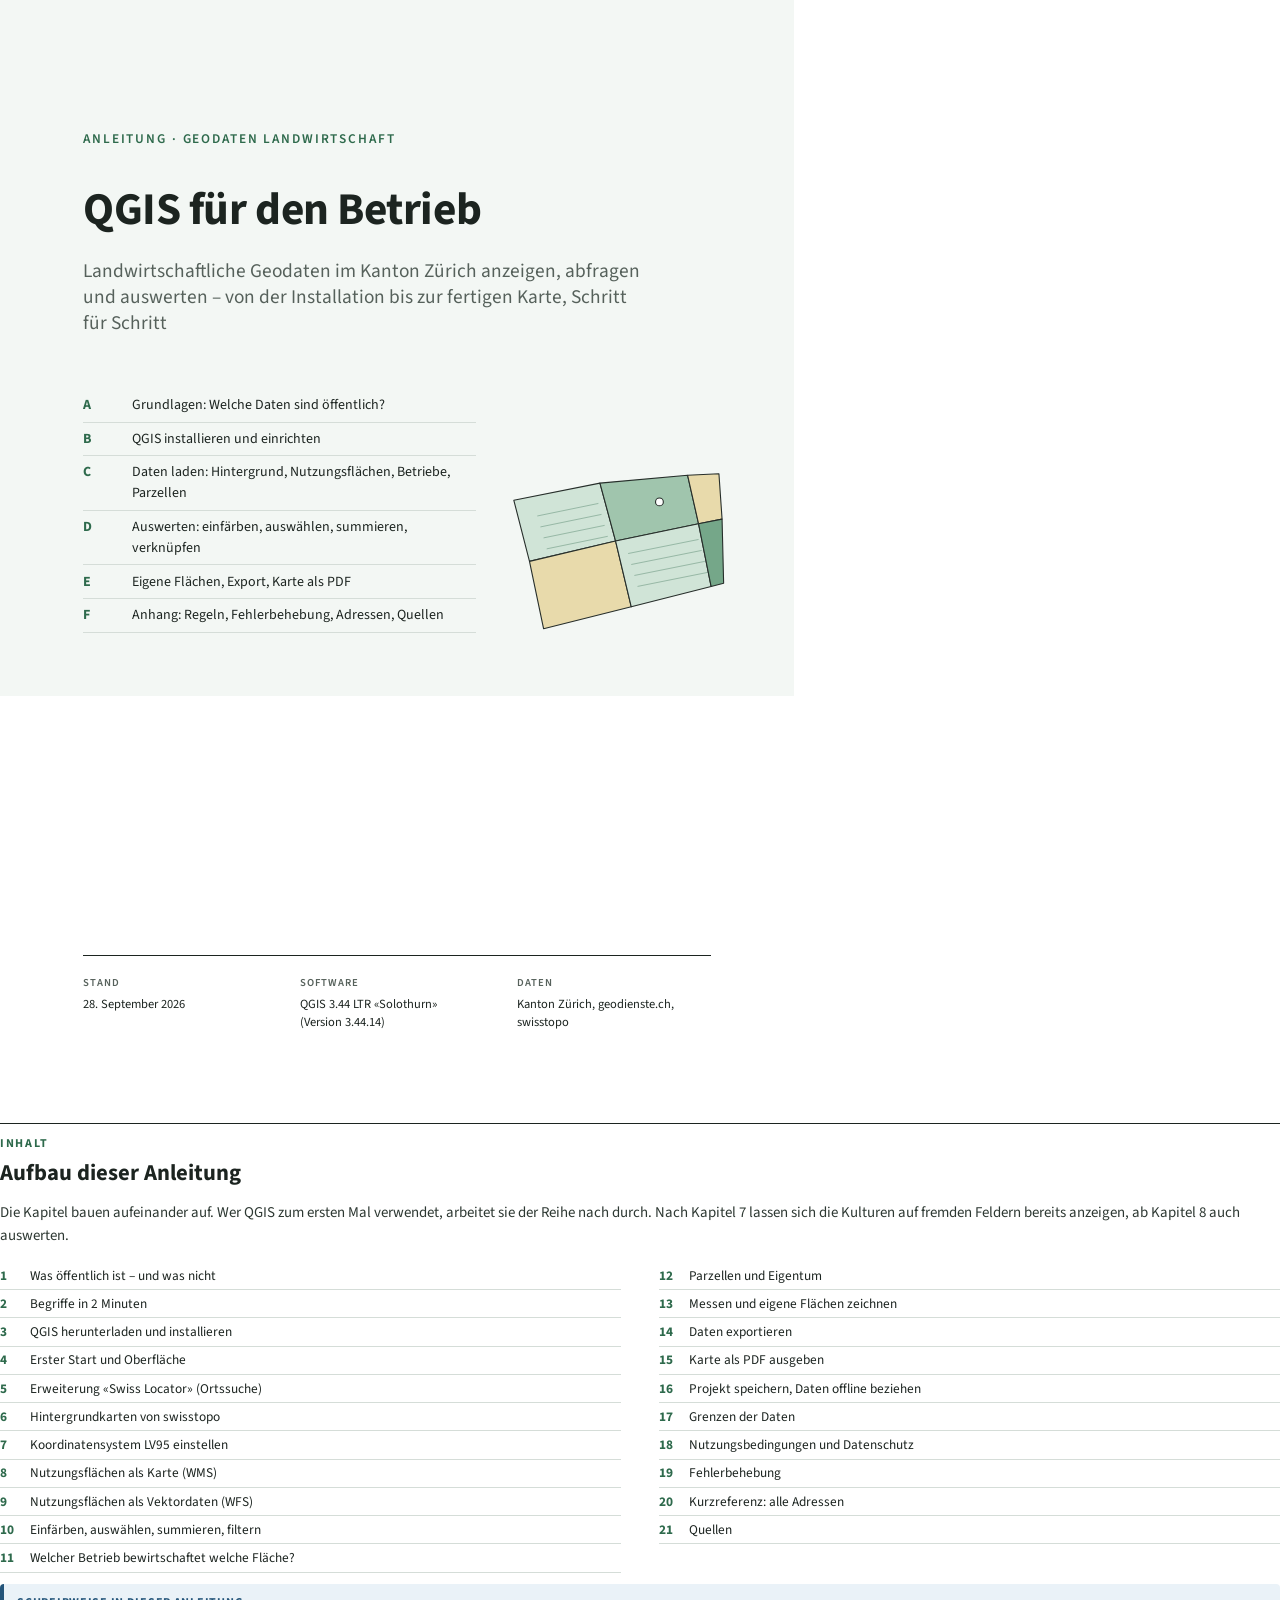
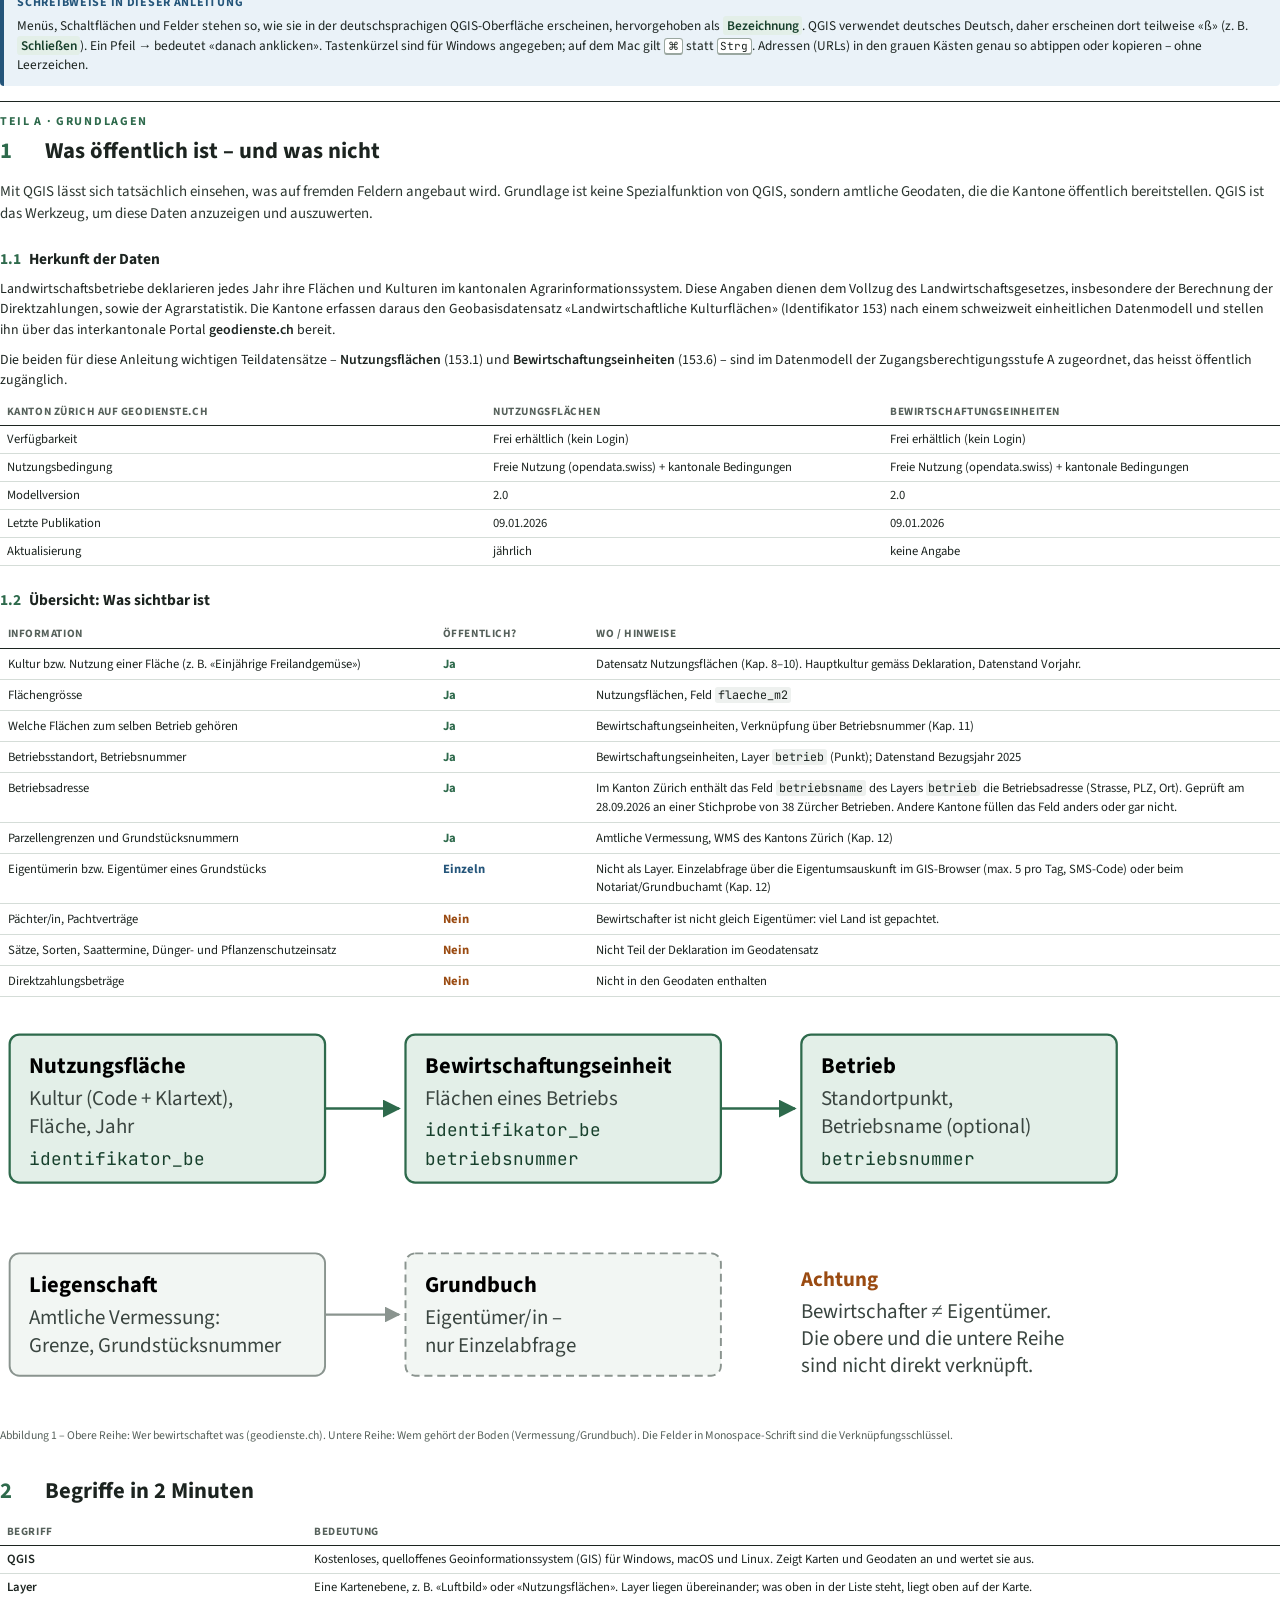
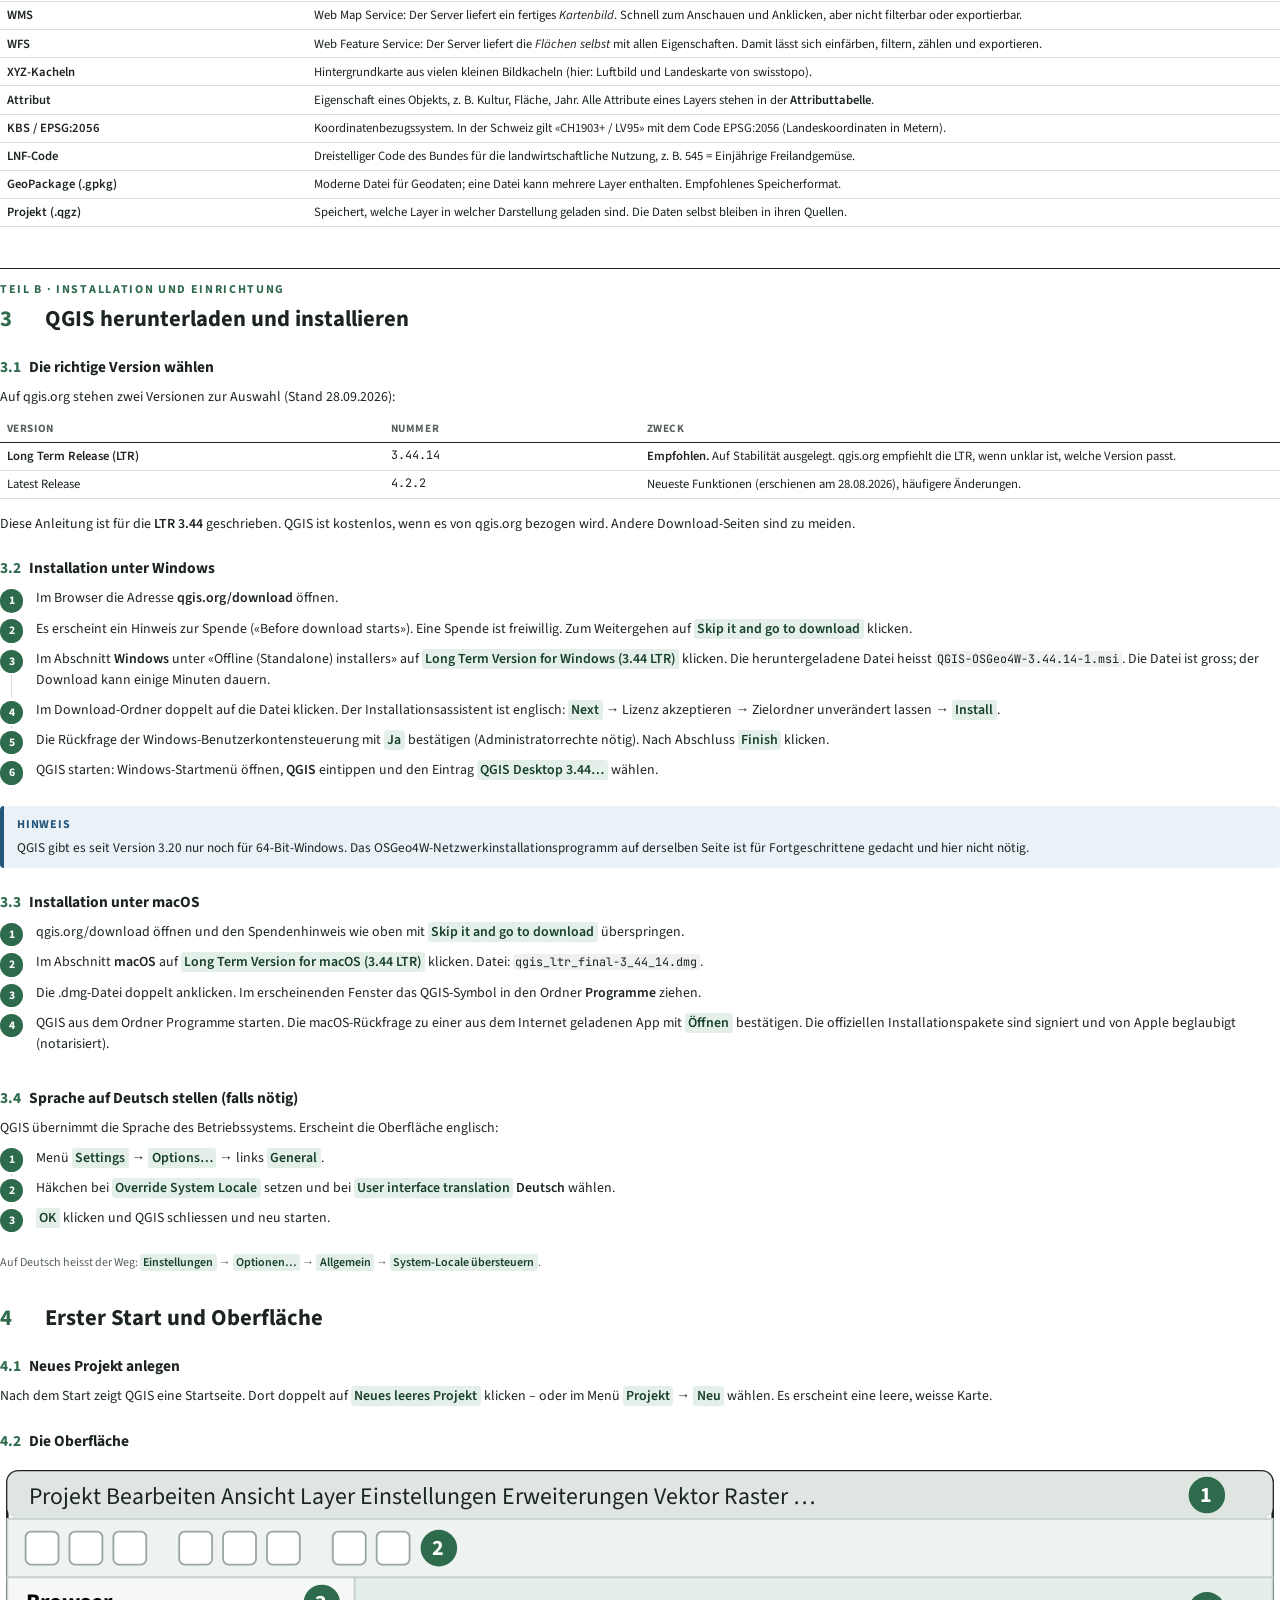
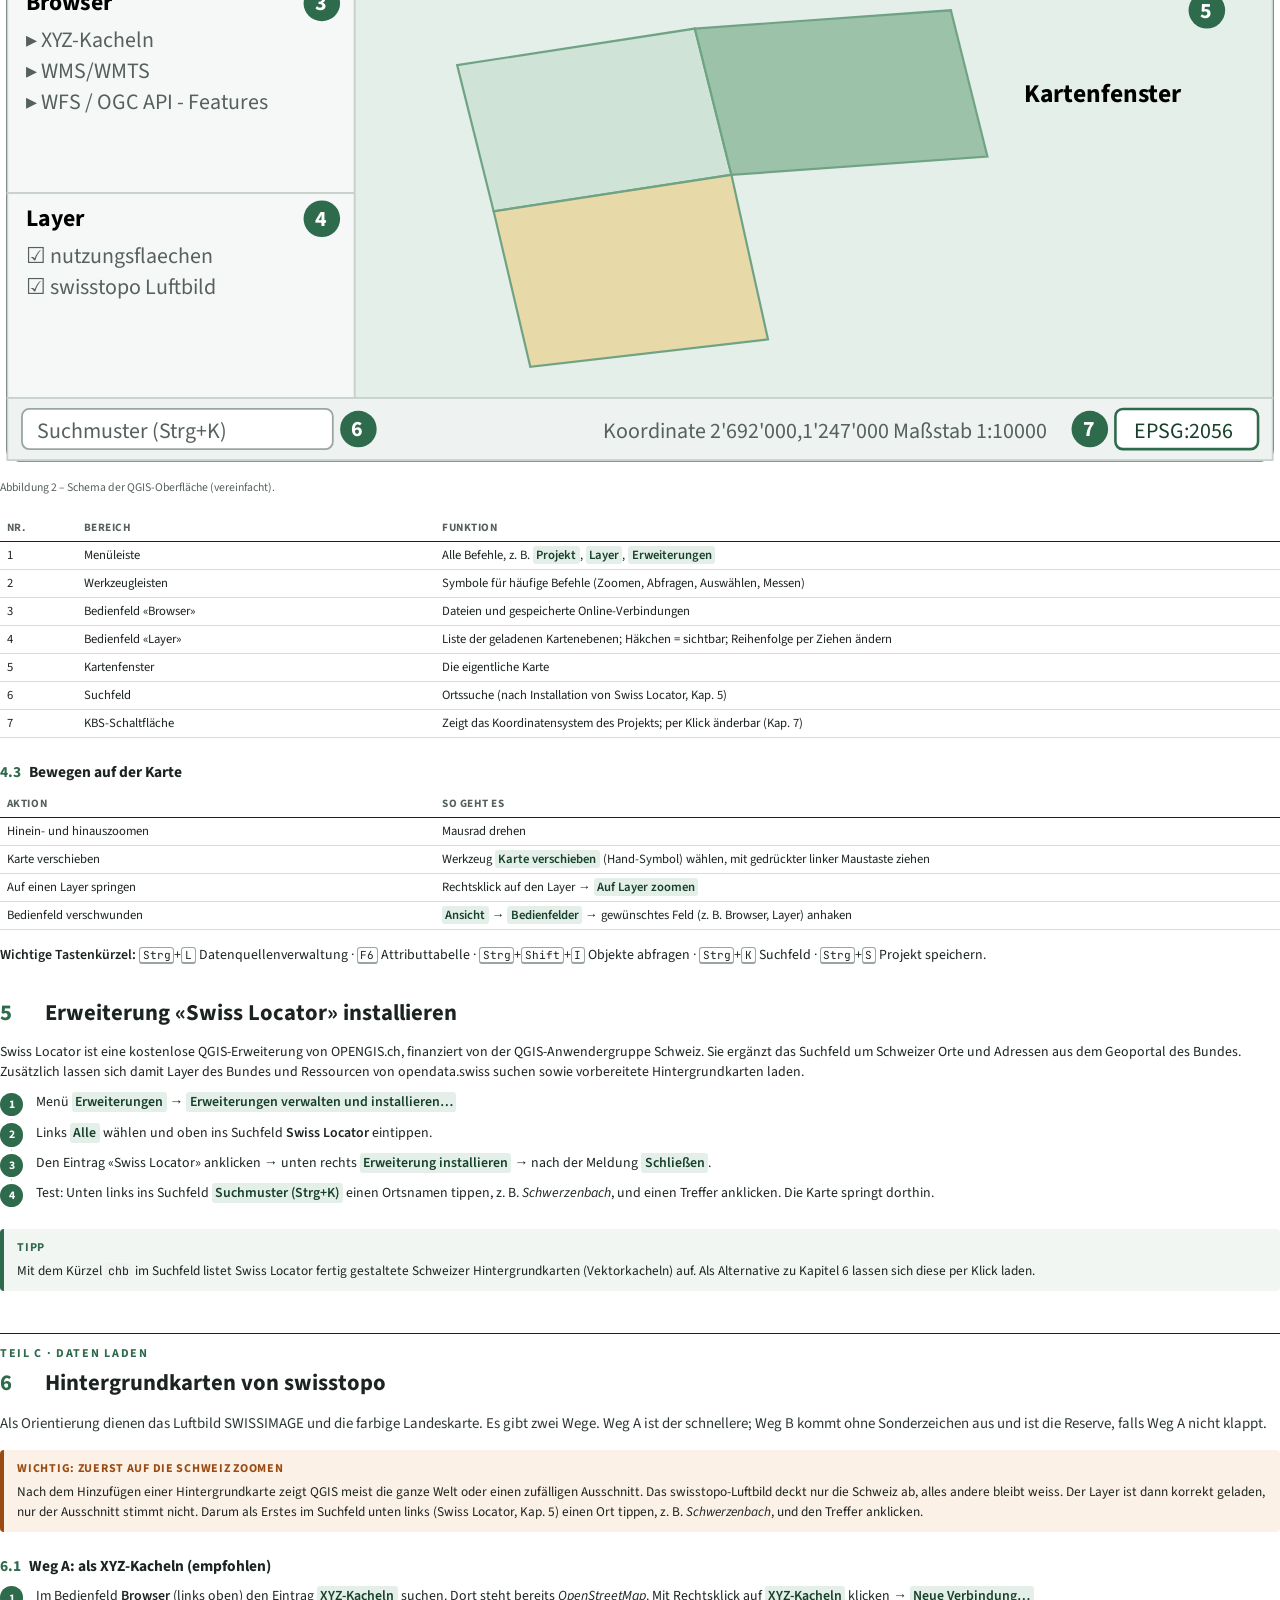
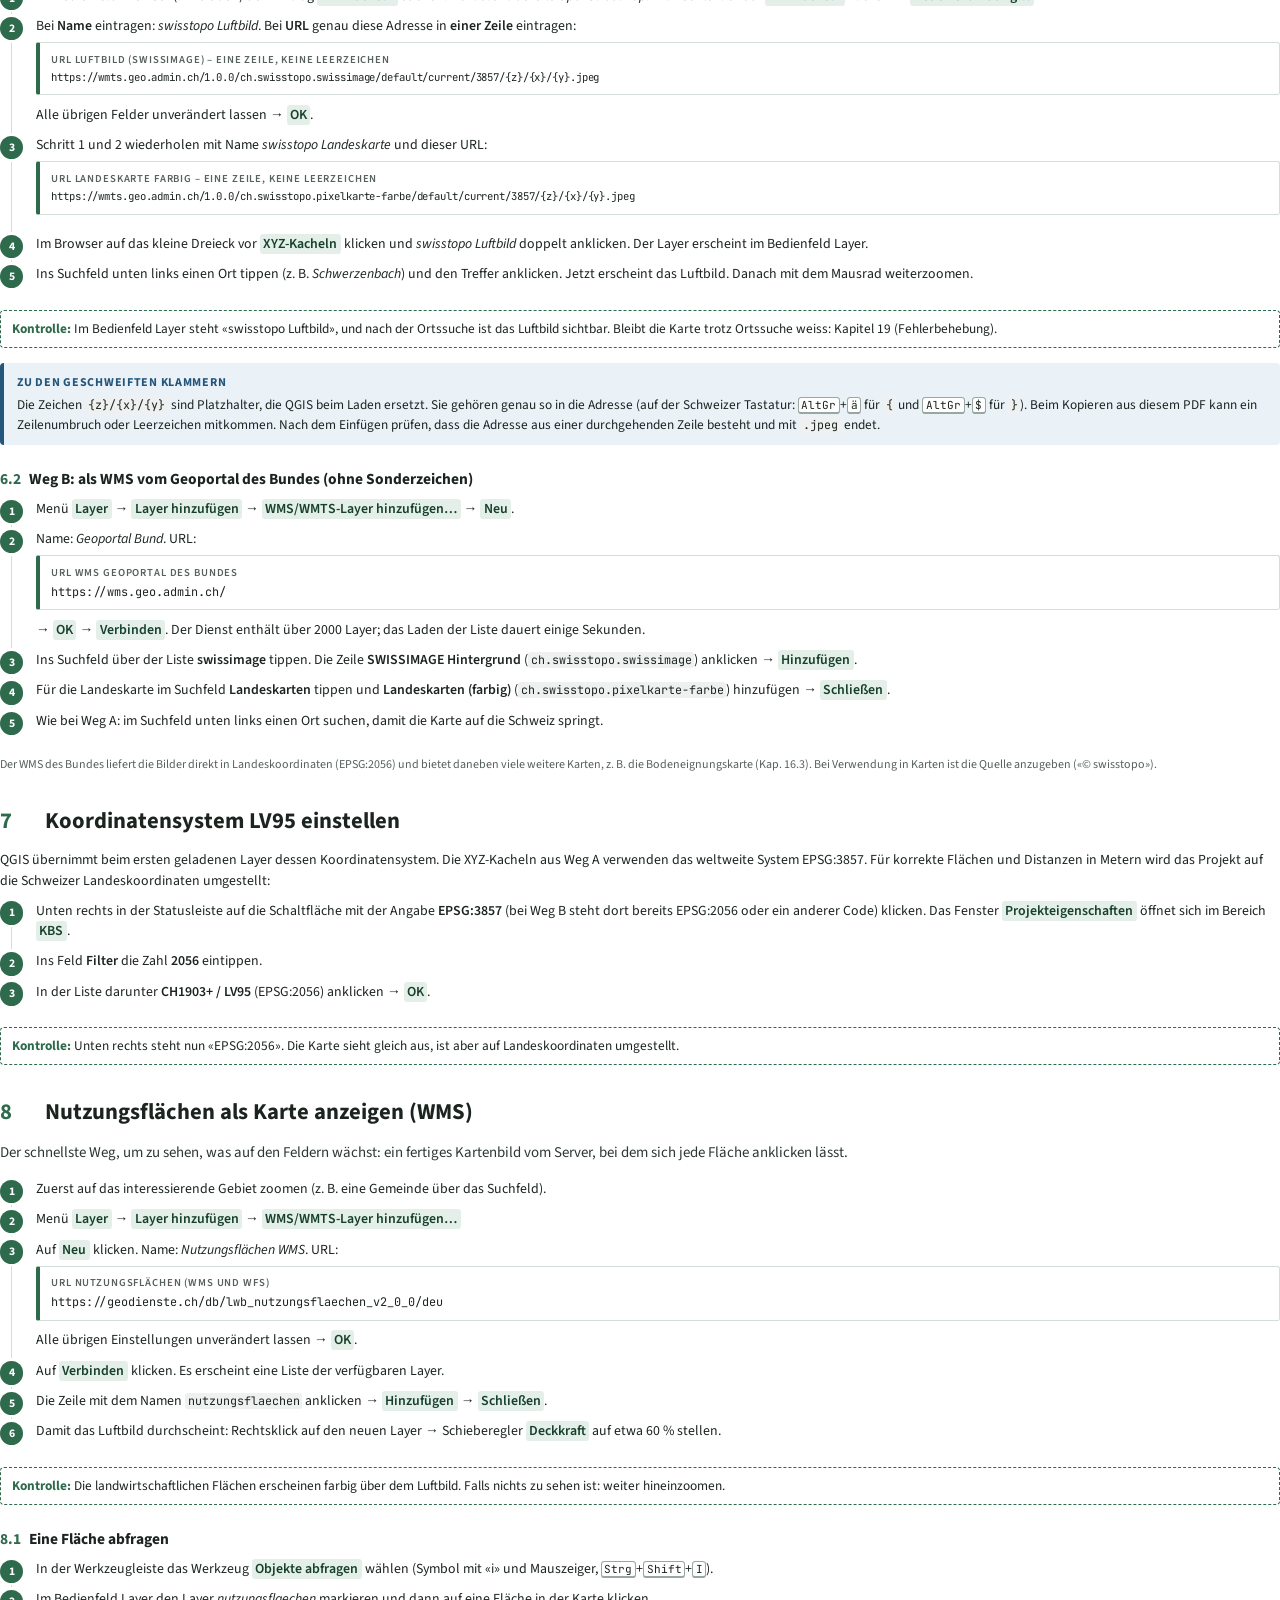
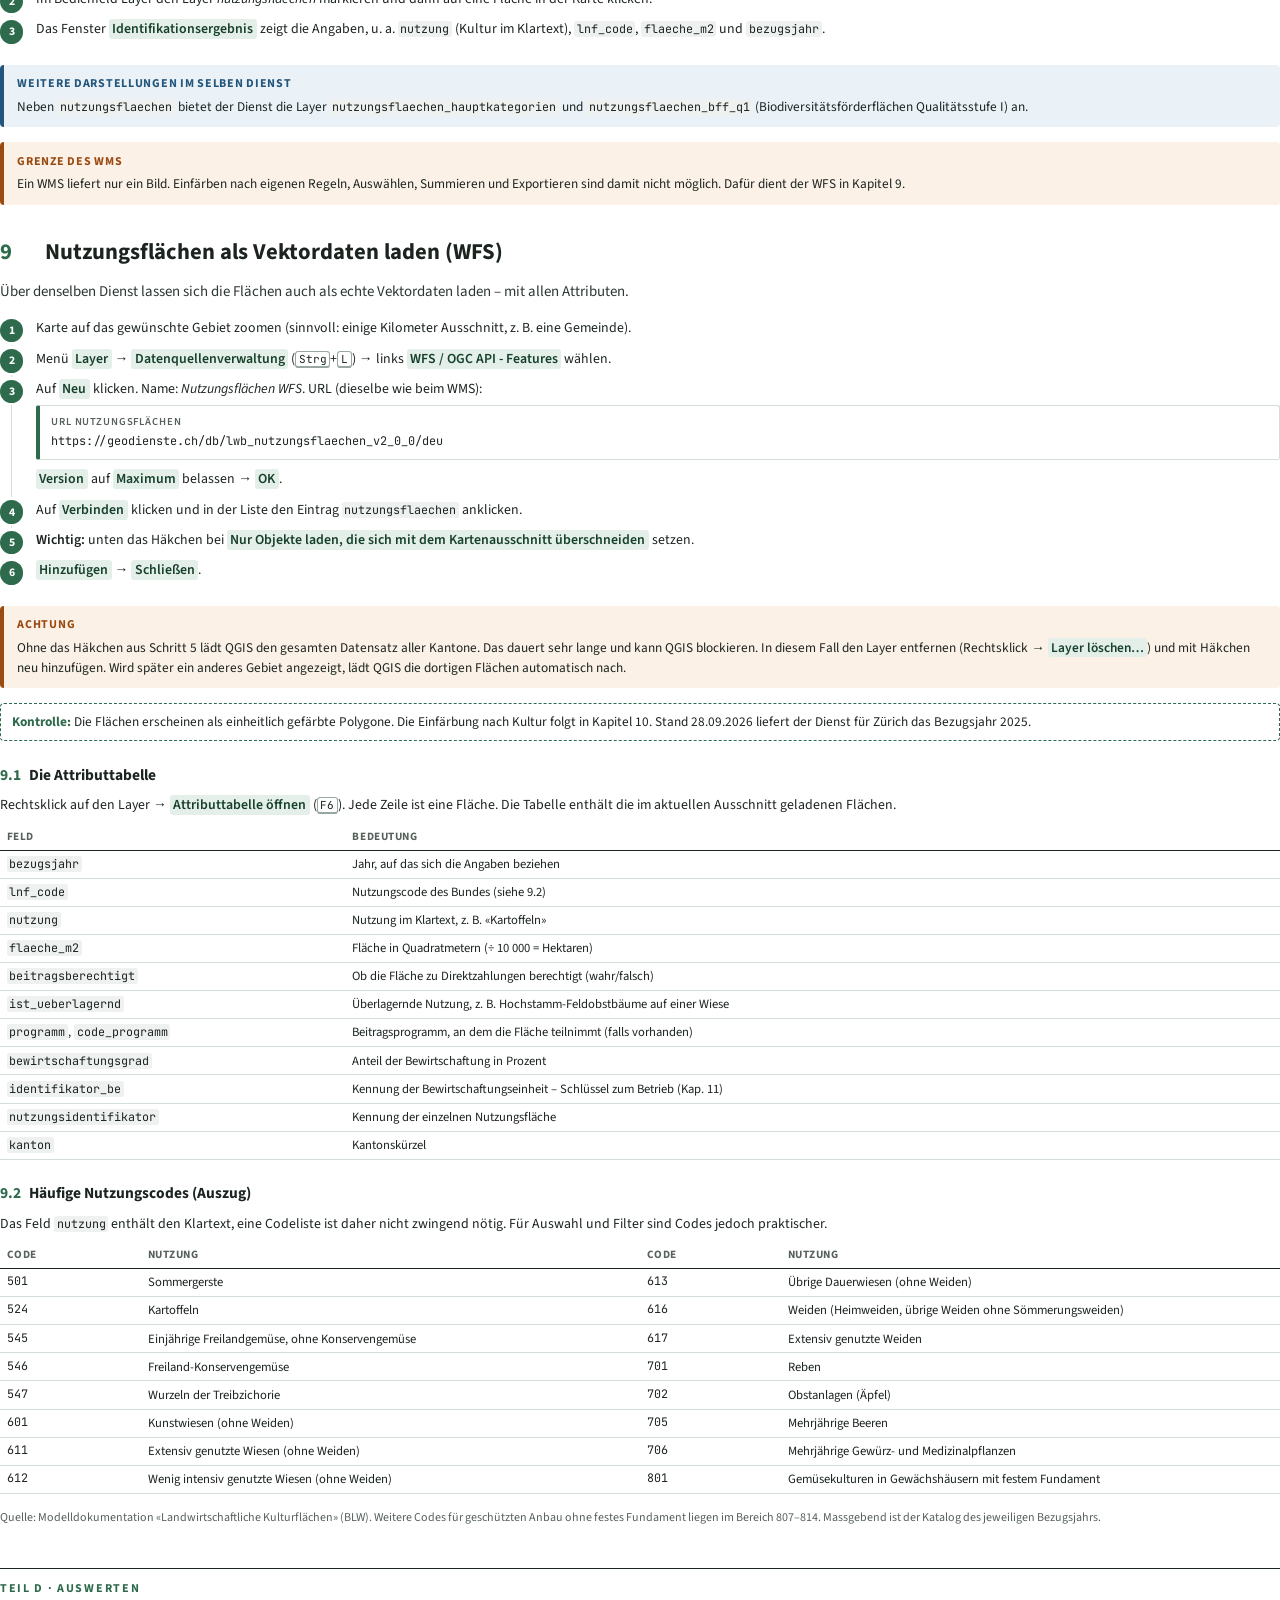
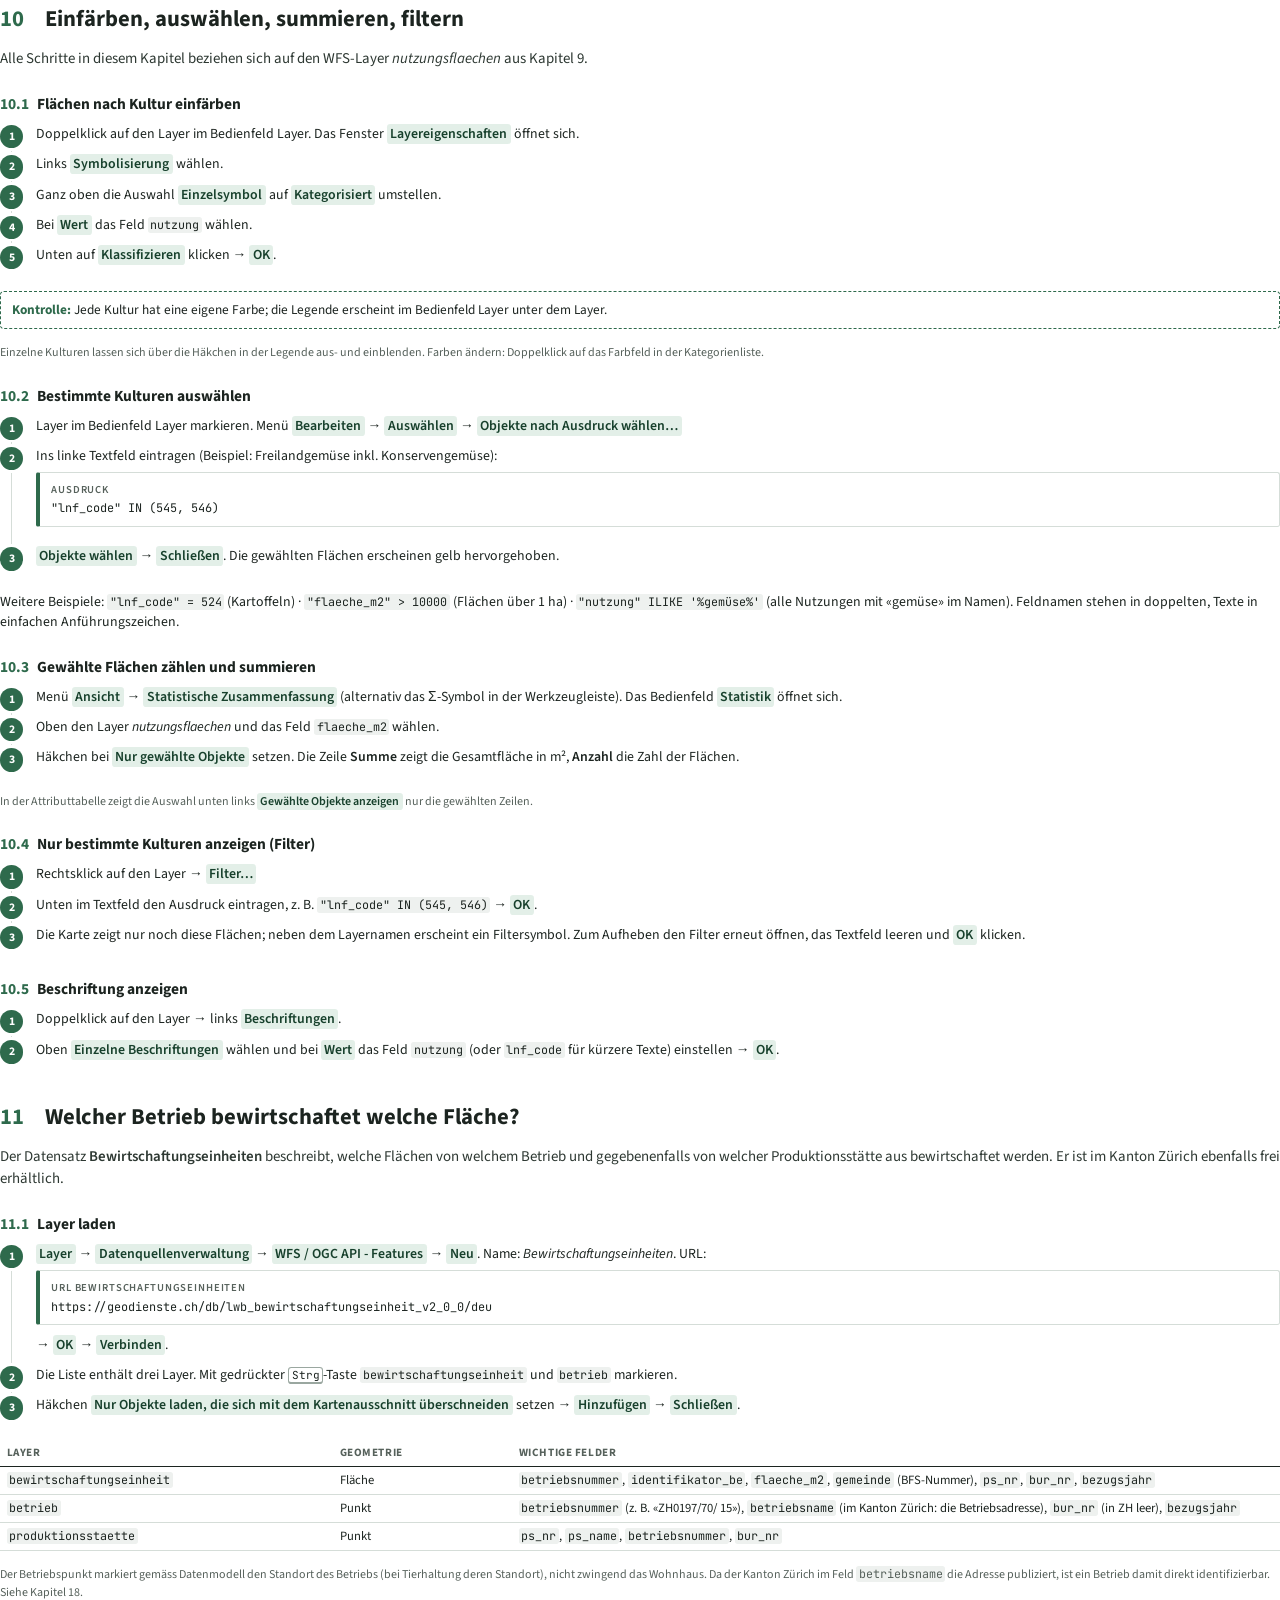
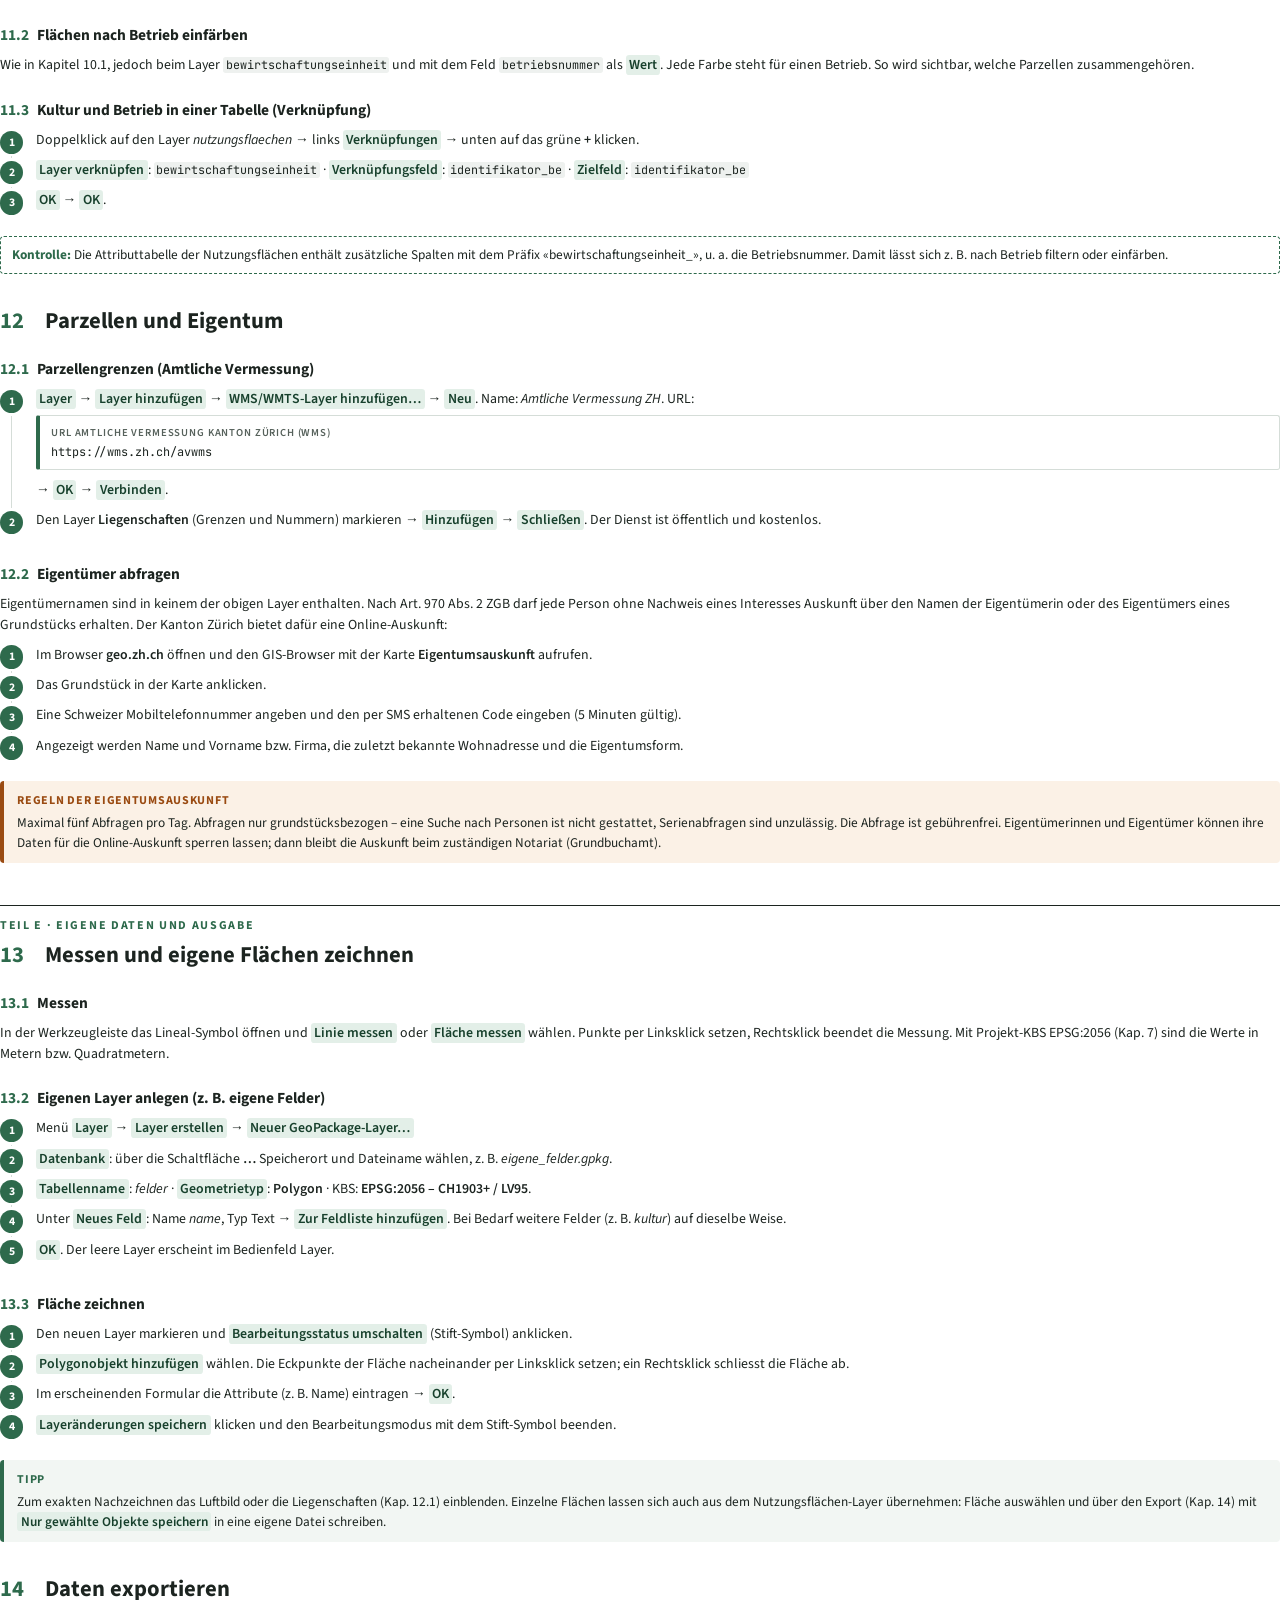
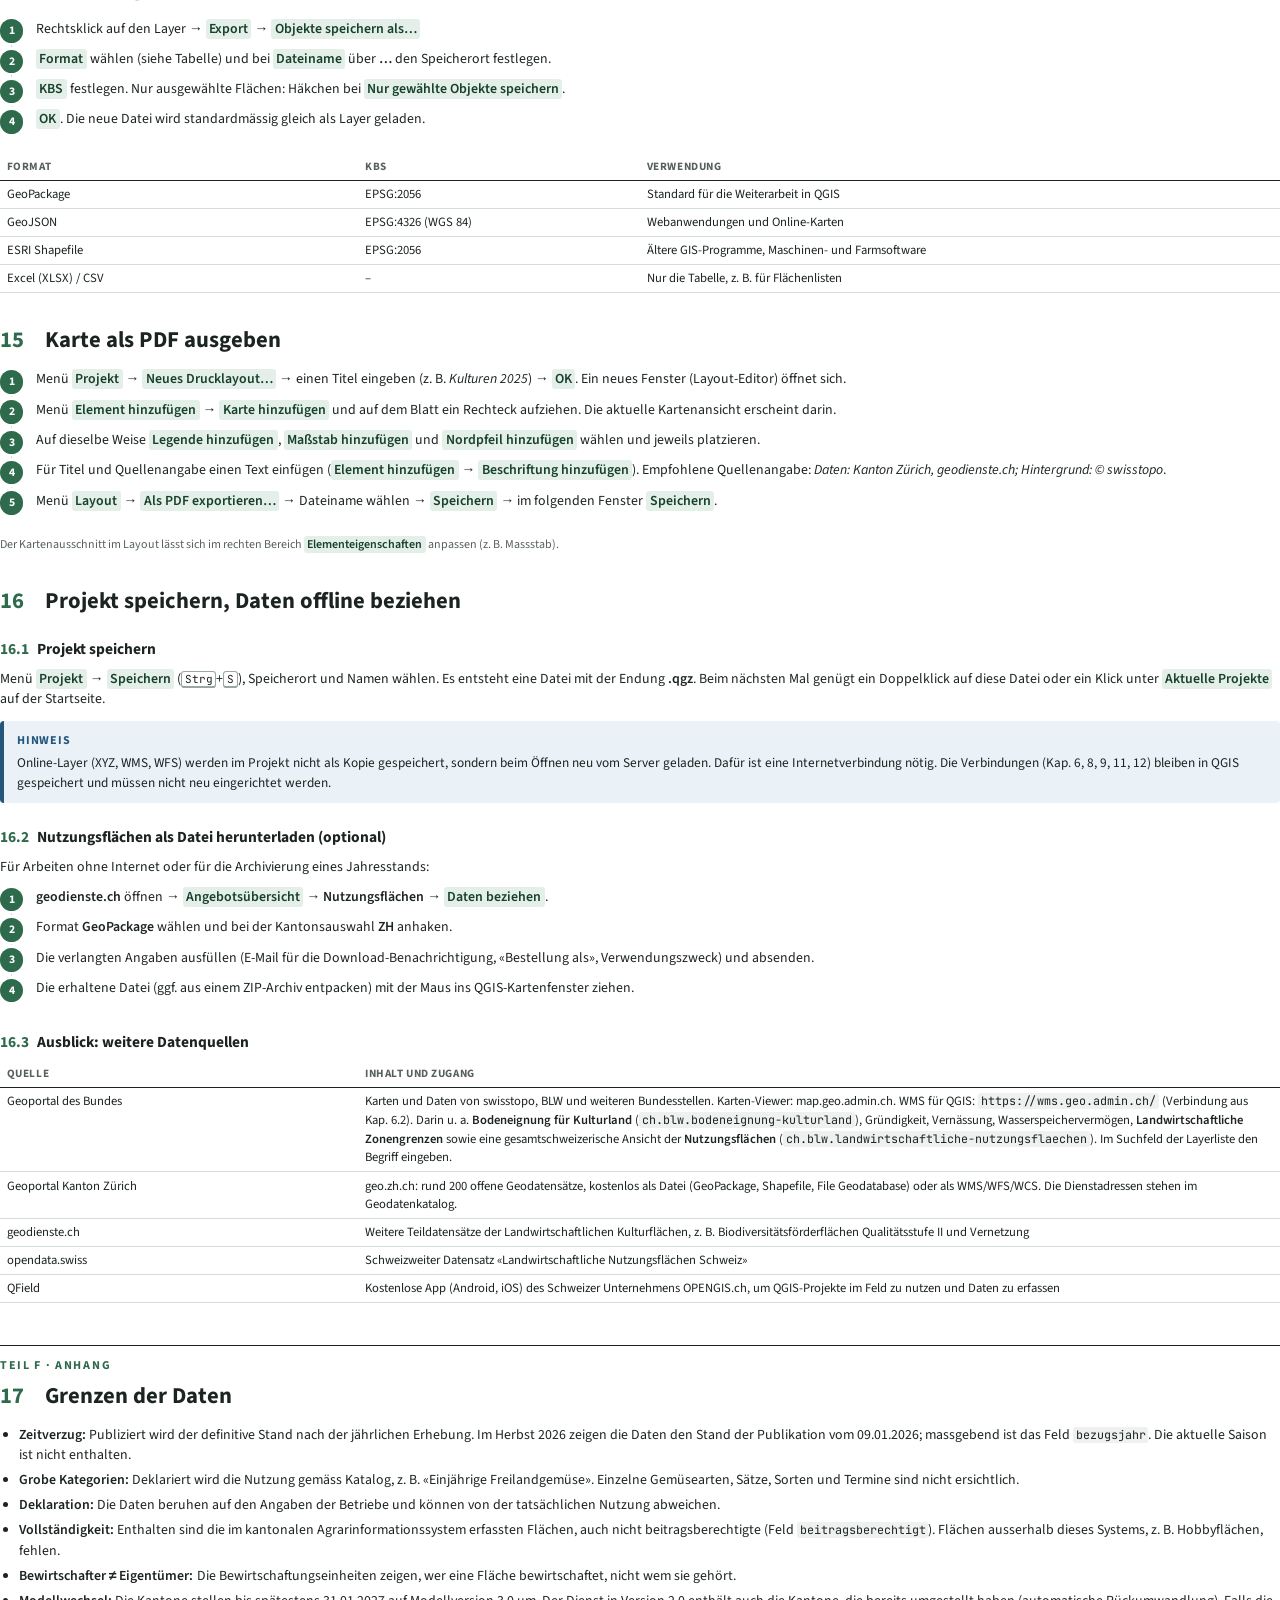
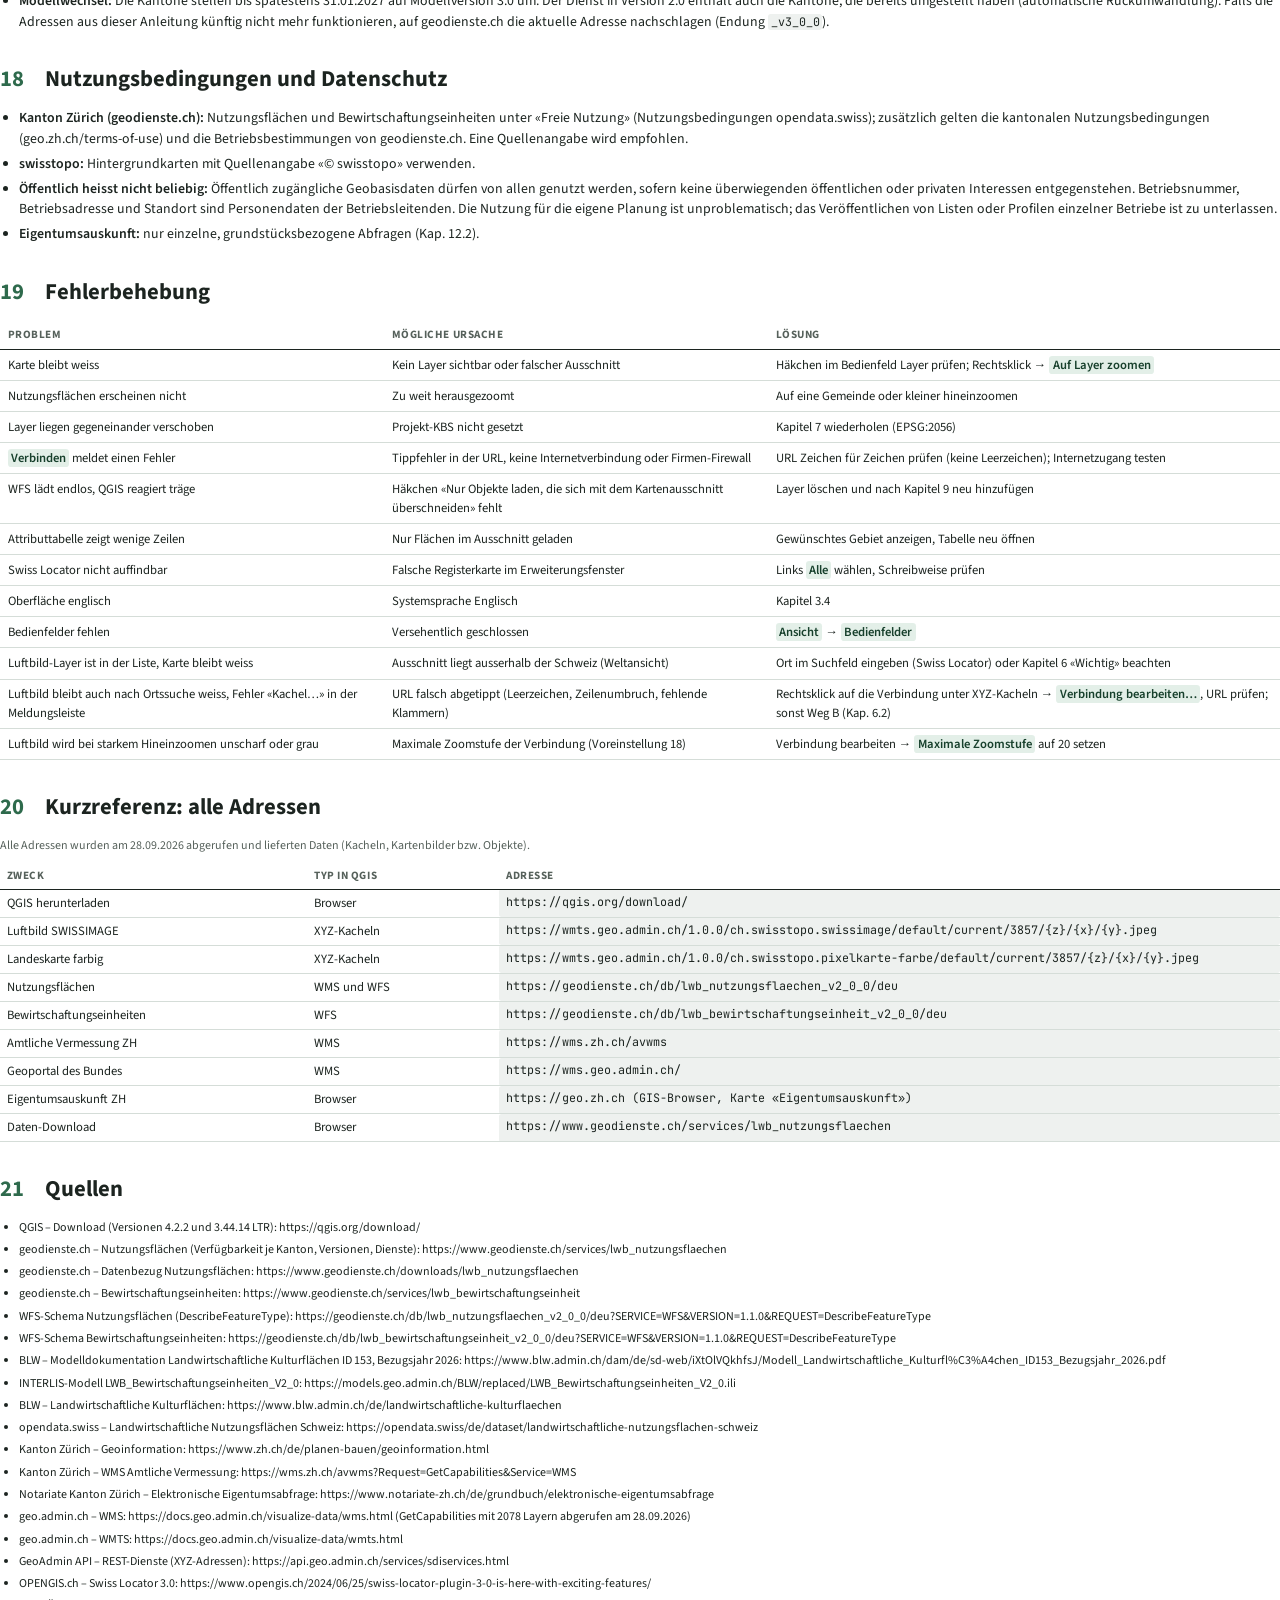
<file: anleitungen/anleitung_windows.html>
<!doctype html>
<html lang="de-CH">
<head>
<meta charset="utf-8">
<title>QGIS-Anleitung: Landwirtschaftliche Geodaten Kanton Zürich</title>
<style>
@font-face{font-family:"SS3";src:url(fonts/source-sans-3-latin-400-normal.woff2) format("woff2");font-weight:400;font-style:normal}
@font-face{font-family:"SS3";src:url(fonts/source-sans-3-latin-400-italic.woff2) format("woff2");font-weight:400;font-style:italic}
@font-face{font-family:"SS3";src:url(fonts/source-sans-3-latin-600-normal.woff2) format("woff2");font-weight:600;font-style:normal}
@font-face{font-family:"SS3";src:url(fonts/source-sans-3-latin-700-normal.woff2) format("woff2");font-weight:700;font-style:normal}
@font-face{font-family:"JBM";src:url(fonts/jetbrains-mono-latin-400-normal.woff2) format("woff2");font-weight:400}
@font-face{font-family:"JBM";src:url(fonts/jetbrains-mono-latin-500-normal.woff2) format("woff2");font-weight:500}

:root{
  --ink:#1c2420; --muted:#56615b; --line:#d5ddd8; --soft:#f2f6f3; --accent:#2e6a4c; --accent-2:#e3efe8;
  --warn:#9a4b12; --warn-bg:#fbf1e6; --info:#24557a; --info-bg:#eaf2f8;
}
@page{size:A4;margin:17mm 17mm 19mm 17mm}
@page:first{margin:0}
*{box-sizing:border-box}
html,body{margin:0;padding:0;background:#fff}
body{font-family:"SS3",sans-serif;font-size:10.4pt;line-height:1.48;color:var(--ink);-webkit-print-color-adjust:exact;print-color-adjust:exact;hyphens:auto}
p{margin:0 0 7pt}
a{color:var(--accent);text-decoration:none}
strong{font-weight:600}

/* Cover */
.cover{height:297mm;width:210mm;position:relative;padding:34mm 22mm 20mm;break-after:page;background:linear-gradient(180deg,#f3f7f4 0,#f3f7f4 62%,#fff 62%)}
.cover .kicker{font-size:10pt;letter-spacing:.14em;text-transform:uppercase;color:var(--accent);font-weight:600;margin-bottom:10mm}
.cover h1{font-size:34pt;line-height:1.08;margin:0 0 6mm;font-weight:700;letter-spacing:-.01em}
.cover .sub{font-size:14.5pt;line-height:1.35;color:var(--muted);max-width:150mm;margin-bottom:14mm}
.cover .fields{position:absolute;right:18mm;top:124mm;width:58mm;opacity:.95}
.cover .meta{position:absolute;left:22mm;right:22mm;bottom:24mm;border-top:1.2pt solid var(--ink);padding-top:5mm;display:grid;grid-template-columns:1fr 1fr 1fr;gap:6mm;font-size:9.4pt}
.cover .meta b{display:block;font-size:8pt;letter-spacing:.1em;text-transform:uppercase;color:var(--muted);font-weight:600;margin-bottom:1mm}
.cover .parts{margin-top:4mm;font-size:10.5pt;max-width:104mm}
.cover .parts div{display:flex;gap:4mm;padding:1.6mm 0;border-bottom:.6pt solid var(--line)}
.cover .parts span{font-weight:700;color:var(--accent);width:9mm;flex:none}

/* Headings */
h2.part{font-size:9pt;letter-spacing:.14em;text-transform:uppercase;color:var(--accent);margin:11mm 0 2mm;padding-top:3mm;border-top:1.2pt solid var(--ink);font-weight:700;break-after:avoid}
h2.part.newpage{break-before:page;margin-top:0}
h2.part+h3{margin-top:0}
h3{font-size:17pt;line-height:1.2;margin:0 0 4mm;font-weight:700;break-after:avoid;display:flex;gap:3mm;align-items:baseline}
h3 .n{color:var(--accent);font-weight:700;min-width:9mm}
h3.cont{margin-top:9mm}
h4{font-size:11.6pt;margin:6mm 0 2.2mm;font-weight:700;break-after:avoid}
h4 .n{color:var(--accent);margin-right:2mm}
.lead{font-size:11.2pt;color:#2d3832;margin-bottom:4mm;break-after:avoid}

/* UI labels & code */
.ui{font-weight:600;background:var(--accent-2);border-radius:2.5pt;padding:0 2.5pt;white-space:nowrap;color:#17402c}
.ui.wrap{white-space:normal}
code,.mono{font-family:"JBM",monospace;font-size:8.8pt;background:#eef1ef;padding:0 2pt;border-radius:2pt}
.url{font-family:"JBM",monospace;font-size:8.9pt;background:#fff;border:1pt solid var(--line);border-left:3pt solid var(--accent);padding:2.2mm 3mm;margin:1.5mm 0 2.5mm;word-break:break-all;border-radius:2pt;break-inside:avoid}
.url.one{white-space:nowrap;font-size:8pt;letter-spacing:-.01em;overflow:visible}
.url .lbl{display:block;font-family:"SS3",sans-serif;font-size:8pt;letter-spacing:.08em;text-transform:uppercase;color:var(--muted);font-weight:600;margin-bottom:.8mm;word-break:normal}
.key{font-family:"JBM",monospace;font-size:8.3pt;border:.8pt solid #9aa7a0;border-bottom-width:1.6pt;border-radius:2.5pt;padding:0 2pt;background:#fff;white-space:nowrap}

/* Steps */
ol.steps{list-style:none;counter-reset:s;padding:0;margin:2mm 0 4mm}
ol.steps>li{counter-increment:s;position:relative;padding:0 0 2.6mm 9.5mm;break-inside:avoid}
ol.steps>li::before{content:counter(s);position:absolute;left:0;top:.2mm;width:6.2mm;height:6.2mm;border-radius:50%;background:var(--accent);color:#fff;font-weight:700;font-size:8.8pt;display:flex;align-items:center;justify-content:center}
ol.steps>li::after{content:"";position:absolute;left:3mm;top:7mm;bottom:.6mm;width:.6pt;background:var(--line)}
ol.steps>li:last-child::after{display:none}
.check{margin:1mm 0 4mm;padding:2.2mm 3mm;border:1pt dashed var(--accent);border-radius:3pt;font-size:10pt;break-inside:avoid}
.check::before{content:"Kontrolle: ";font-weight:700;color:var(--accent)}

/* Callouts */
.box{border-radius:3pt;padding:2.8mm 3.5mm;margin:3mm 0 4mm;break-inside:avoid;font-size:10pt}
.box p:last-child{margin-bottom:0}
.box .t{font-weight:700;display:block;margin-bottom:1mm;font-size:9pt;letter-spacing:.06em;text-transform:uppercase}
.box.info{background:var(--info-bg);border-left:3pt solid var(--info)} .box.info .t{color:var(--info)}
.box.warn{background:var(--warn-bg);border-left:3pt solid var(--warn)} .box.warn .t{color:var(--warn)}
.box.tip{background:var(--soft);border-left:3pt solid var(--accent)} .box.tip .t{color:var(--accent)}

/* Tables */
table{border-collapse:collapse;width:100%;margin:2mm 0 4mm;font-size:9.5pt;break-inside:auto}
thead{display:table-header-group}
tr{break-inside:avoid}
th{text-align:left;font-weight:700;font-size:8.4pt;letter-spacing:.05em;text-transform:uppercase;color:var(--muted);border-bottom:1.2pt solid var(--ink);padding:1.6mm 2mm 1.4mm}
td{border-bottom:.6pt solid var(--line);padding:1.5mm 2mm;vertical-align:top}
td.c{text-align:center}
.yes{color:var(--accent);font-weight:700}
.no{color:var(--warn);font-weight:700}
.part-yes{color:var(--info);font-weight:700}
table.compact td,table.compact th{padding:1.1mm 1.8mm}
.num{font-family:"JBM",monospace;font-size:8.8pt;white-space:nowrap}

figure{margin:3mm 0 5mm;break-inside:avoid}
figcaption{font-size:8.8pt;color:var(--muted);margin-top:1.5mm}
.two{display:grid;grid-template-columns:1fr 1fr;gap:5mm}
ul{margin:1mm 0 4mm;padding-left:5mm}
ul li{margin-bottom:1.2mm}
.small{font-size:9pt;color:var(--muted)}
.toc{columns:2;column-gap:10mm;font-size:10pt;margin-top:2mm}
.toc div{break-inside:avoid;padding:1mm 0;border-bottom:.5pt solid var(--line)}
.toc b{color:var(--accent);display:inline-block;width:8mm}
.src li{word-break:break-all;font-size:9pt}
.keep{break-inside:avoid}
</style>
</head>
<body>

<!-- ============ COVER ============ -->
<section class="cover">
  <div class="kicker">Anleitung · Geodaten Landwirtschaft</div>
  <h1>QGIS für den Betrieb</h1>
  <div class="sub">Landwirtschaftliche Geodaten im Kanton Zürich anzeigen, abfragen und auswerten – von der Installation bis zur fertigen Karte, Schritt für Schritt</div>
  <div class="parts">
    <div><span>A</span>Grundlagen: Welche Daten sind öffentlich?</div>
    <div><span>B</span>QGIS installieren und einrichten</div>
    <div><span>C</span>Daten laden: Hintergrund, Nutzungsflächen, Betriebe, Parzellen</div>
    <div><span>D</span>Auswerten: einfärben, auswählen, summieren, verknüpfen</div>
    <div><span>E</span>Eigene Flächen, Export, Karte als PDF</div>
    <div><span>F</span>Anhang: Regeln, Fehlerbehebung, Adressen, Quellen</div>
  </div>
  <svg class="fields" viewBox="0 0 280 220" aria-hidden="true">
    <g stroke="#1c2420" stroke-width="1.4" stroke-linejoin="round">
      <path d="M10 40 L120 18 L140 92 L30 118 Z" fill="#cfe3d6"/>
      <path d="M120 18 L232 8 L246 70 L140 92 Z" fill="#9cc3aa"/>
      <path d="M232 8 L272 6 L276 64 L246 70 Z" fill="#e8d9a8"/>
      <path d="M30 118 L140 92 L160 176 L48 204 Z" fill="#e8d9a8"/>
      <path d="M140 92 L246 70 L262 150 L160 176 Z" fill="#cfe3d6"/>
      <path d="M246 70 L276 64 L278 146 L262 150 Z" fill="#6fa384"/>
    </g>
    <g stroke="#2e6a4c" stroke-width=".8" opacity=".6">
      <path d="M40 60 L118 44 M44 74 L122 58 M48 88 L126 72 M52 102 L130 86"/>
      <path d="M156 108 L246 90 M160 122 L250 104 M164 136 L254 118 M168 150 L258 132"/>
    </g>
    <circle cx="196" cy="42" r="5" fill="#fff" stroke="#1c2420" stroke-width="1.4"/>
  </svg>
  <div class="meta">
    <div><b>Stand</b>28. September 2026</div>
    <div><b>Software</b>QGIS 3.44 LTR «Solothurn»<br>(Version 3.44.14)</div>
    <div><b>Daten</b>Kanton Zürich, geodienste.ch, swisstopo</div>
  </div>
</section>

<!-- ============ INHALT ============ -->
<h2 class="part" style="margin-top:0">Inhalt</h2>
<h3>Aufbau dieser Anleitung</h3>
<p class="lead">Die Kapitel bauen aufeinander auf. Wer QGIS zum ersten Mal verwendet, arbeitet sie der Reihe nach durch. Nach Kapitel 7 lassen sich die Kulturen auf fremden Feldern bereits anzeigen, ab Kapitel 8 auch auswerten.</p>
<div class="toc">
  <div><b>1</b>Was öffentlich ist – und was nicht</div>
  <div><b>2</b>Begriffe in 2 Minuten</div>
  <div><b>3</b>QGIS herunterladen und installieren</div>
  <div><b>4</b>Erster Start und Oberfläche</div>
  <div><b>5</b>Erweiterung «Swiss Locator» (Ortssuche)</div>
  <div><b>6</b>Hintergrundkarten von swisstopo</div>
  <div><b>7</b>Koordinatensystem LV95 einstellen</div>
  <div><b>8</b>Nutzungsflächen als Karte (WMS)</div>
  <div><b>9</b>Nutzungsflächen als Vektordaten (WFS)</div>
  <div><b>10</b>Einfärben, auswählen, summieren, filtern</div>
  <div><b>11</b>Welcher Betrieb bewirtschaftet welche Fläche?</div>
  <div><b>12</b>Parzellen und Eigentum</div>
  <div><b>13</b>Messen und eigene Flächen zeichnen</div>
  <div><b>14</b>Daten exportieren</div>
  <div><b>15</b>Karte als PDF ausgeben</div>
  <div><b>16</b>Projekt speichern, Daten offline beziehen</div>
  <div><b>17</b>Grenzen der Daten</div>
  <div><b>18</b>Nutzungsbedingungen und Datenschutz</div>
  <div><b>19</b>Fehlerbehebung</div>
  <div><b>20</b>Kurzreferenz: alle Adressen</div>
  <div><b>21</b>Quellen</div>
</div>

<div class="box info"><span class="t">Schreibweise in dieser Anleitung</span>
<p>Menüs, Schaltflächen und Felder stehen so, wie sie in der deutschsprachigen QGIS-Oberfläche erscheinen, hervorgehoben als <span class="ui">Bezeichnung</span>. QGIS verwendet deutsches Deutsch, daher erscheinen dort teilweise «ß» (z.&nbsp;B. <span class="ui">Schließen</span>). Ein Pfeil → bedeutet «danach anklicken». Tastenkürzel sind für Windows angegeben; auf dem Mac gilt <span class="key">⌘</span> statt <span class="key">Strg</span>. Adressen (URLs) in den grauen Kästen genau so abtippen oder kopieren – ohne Leerzeichen.</p>
</div>

<!-- ============ TEIL A ============ -->
<h2 class="part newpage">Teil A · Grundlagen</h2>
<h3><span class="n">1</span>Was öffentlich ist – und was nicht</h3>
<p class="lead">Mit QGIS lässt sich tatsächlich einsehen, was auf fremden Feldern angebaut wird. Grundlage ist keine Spezialfunktion von QGIS, sondern amtliche Geodaten, die die Kantone öffentlich bereitstellen. QGIS ist das Werkzeug, um diese Daten anzuzeigen und auszuwerten.</p>

<h4><span class="n">1.1</span>Herkunft der Daten</h4>
<p>Landwirtschaftsbetriebe deklarieren jedes Jahr ihre Flächen und Kulturen im kantonalen Agrarinformationssystem. Diese Angaben dienen dem Vollzug des Landwirtschaftsgesetzes, insbesondere der Berechnung der Direktzahlungen, sowie der Agrarstatistik. Die Kantone erfassen daraus den Geobasisdatensatz «Landwirtschaftliche Kulturflächen» (Identifikator 153) nach einem schweizweit einheitlichen Datenmodell und stellen ihn über das interkantonale Portal <strong>geodienste.ch</strong> bereit.</p>
<p>Die beiden für diese Anleitung wichtigen Teildatensätze – <strong>Nutzungsflächen</strong> (153.1) und <strong>Bewirtschaftungseinheiten</strong> (153.6) – sind im Datenmodell der Zugangsberechtigungsstufe&nbsp;A zugeordnet, das heisst öffentlich zugänglich.</p>

<table class="compact">
<thead><tr><th style="width:38%">Kanton Zürich auf geodienste.ch</th><th>Nutzungsflächen</th><th>Bewirtschaftungseinheiten</th></tr></thead>
<tbody>
<tr><td>Verfügbarkeit</td><td>Frei erhältlich (kein Login)</td><td>Frei erhältlich (kein Login)</td></tr>
<tr><td>Nutzungsbedingung</td><td>Freie Nutzung (opendata.swiss) + kantonale Bedingungen</td><td>Freie Nutzung (opendata.swiss) + kantonale Bedingungen</td></tr>
<tr><td>Modellversion</td><td>2.0</td><td>2.0</td></tr>
<tr><td>Letzte Publikation</td><td>09.01.2026</td><td>09.01.2026</td></tr>
<tr><td>Aktualisierung</td><td>jährlich</td><td>keine Angabe</td></tr>
</tbody></table>

<h4><span class="n">1.2</span>Übersicht: Was sichtbar ist</h4>
<table>
<thead><tr><th style="width:34%">Information</th><th style="width:12%">Öffentlich?</th><th>Wo / Hinweise</th></tr></thead>
<tbody>
<tr><td>Kultur bzw. Nutzung einer Fläche (z.&nbsp;B. «Einjährige Freilandgemüse»)</td><td class="yes">Ja</td><td>Datensatz Nutzungsflächen (Kap. 8–10). Hauptkultur gemäss Deklaration, Datenstand Vorjahr.</td></tr>
<tr><td>Flächengrösse</td><td class="yes">Ja</td><td>Nutzungsflächen, Feld <code>flaeche_m2</code></td></tr>
<tr><td>Welche Flächen zum selben Betrieb gehören</td><td class="yes">Ja</td><td>Bewirtschaftungseinheiten, Verknüpfung über Betriebsnummer (Kap. 11)</td></tr>
<tr><td>Betriebsstandort, Betriebsnummer</td><td class="yes">Ja</td><td>Bewirtschaftungseinheiten, Layer <code>betrieb</code> (Punkt); Datenstand Bezugsjahr 2025</td></tr>
<tr><td>Betriebsadresse</td><td class="yes">Ja</td><td>Im Kanton Zürich enthält das Feld <code>betriebsname</code> des Layers <code>betrieb</code> die Betriebsadresse (Strasse, PLZ, Ort). Geprüft am 28.09.2026 an einer Stichprobe von 38 Zürcher Betrieben. Andere Kantone füllen das Feld anders oder gar nicht.</td></tr>
<tr><td>Parzellengrenzen und Grundstücksnummern</td><td class="yes">Ja</td><td>Amtliche Vermessung, WMS des Kantons Zürich (Kap. 12)</td></tr>
<tr><td>Eigentümerin bzw. Eigentümer eines Grundstücks</td><td class="part-yes">Einzeln</td><td>Nicht als Layer. Einzelabfrage über die Eigentumsauskunft im GIS-Browser (max. 5 pro Tag, SMS-Code) oder beim Notariat/Grundbuchamt (Kap. 12)</td></tr>
<tr><td>Pächter/in, Pachtverträge</td><td class="no">Nein</td><td>Bewirtschafter ist nicht gleich Eigentümer: viel Land ist gepachtet.</td></tr>
<tr><td>Sätze, Sorten, Saattermine, Dünger- und Pflanzenschutzeinsatz</td><td class="no">Nein</td><td>Nicht Teil der Deklaration im Geodatensatz</td></tr>
<tr><td>Direktzahlungsbeträge</td><td class="no">Nein</td><td>Nicht in den Geodaten enthalten</td></tr>
</tbody></table>

<figure>
<svg viewBox="0 0 700 250" width="88%" role="img" aria-label="Verknüpfung der Datensätze">
  <defs><marker id="ar" viewBox="0 0 10 10" refX="9" refY="5" markerWidth="7" markerHeight="7" orient="auto"><path d="M0 0 L10 5 L0 10 z" fill="#2e6a4c"/></marker>
  <marker id="ag" viewBox="0 0 10 10" refX="9" refY="5" markerWidth="7" markerHeight="7" orient="auto"><path d="M0 0 L10 5 L0 10 z" fill="#8a948f"/></marker></defs>
  <g font-family="SS3" font-size="13">
    <rect x="6" y="14" width="196" height="92" rx="6" fill="#e3efe8" stroke="#2e6a4c" stroke-width="1.4"/>
    <text x="18" y="38" font-weight="700" font-size="14">Nutzungsfläche</text>
    <text x="18" y="58" fill="#3a4540">Kultur (Code + Klartext),</text>
    <text x="18" y="75" fill="#3a4540">Fläche, Jahr</text>
    <text x="18" y="95" font-family="JBM" font-size="11" fill="#17402c">identifikator_be</text>

    <rect x="252" y="14" width="196" height="92" rx="6" fill="#e3efe8" stroke="#2e6a4c" stroke-width="1.4"/>
    <text x="264" y="38" font-weight="700" font-size="14">Bewirtschaftungseinheit</text>
    <text x="264" y="58" fill="#3a4540">Flächen eines Betriebs</text>
    <text x="264" y="77" font-family="JBM" font-size="11" fill="#17402c">identifikator_be</text>
    <text x="264" y="95" font-family="JBM" font-size="11" fill="#17402c">betriebsnummer</text>

    <rect x="498" y="14" width="196" height="92" rx="6" fill="#e3efe8" stroke="#2e6a4c" stroke-width="1.4"/>
    <text x="510" y="38" font-weight="700" font-size="14">Betrieb</text>
    <text x="510" y="58" fill="#3a4540">Standortpunkt,</text>
    <text x="510" y="75" fill="#3a4540">Betriebsname (optional)</text>
    <text x="510" y="95" font-family="JBM" font-size="11" fill="#17402c">betriebsnummer</text>

    <path d="M202 60 L248 60" stroke="#2e6a4c" stroke-width="1.6" marker-end="url(#ar)"/>
    <path d="M448 60 L494 60" stroke="#2e6a4c" stroke-width="1.6" marker-end="url(#ar)"/>

    <rect x="6" y="150" width="196" height="76" rx="6" fill="#f2f6f3" stroke="#8a948f" stroke-width="1.2"/>
    <text x="18" y="174" font-weight="700" font-size="14">Liegenschaft</text>
    <text x="18" y="194" fill="#3a4540">Amtliche Vermessung:</text>
    <text x="18" y="211" fill="#3a4540">Grenze, Grundstücksnummer</text>

    <rect x="252" y="150" width="196" height="76" rx="6" fill="#f2f6f3" stroke="#8a948f" stroke-width="1.2" stroke-dasharray="5 3"/>
    <text x="264" y="174" font-weight="700" font-size="14">Grundbuch</text>
    <text x="264" y="194" fill="#3a4540">Eigentümer/in –</text>
    <text x="264" y="211" fill="#3a4540">nur Einzelabfrage</text>
    <path d="M202 188 L248 188" stroke="#8a948f" stroke-width="1.4" marker-end="url(#ag)"/>

    <text x="498" y="170" font-weight="700" font-size="13" fill="#9a4b12">Achtung</text>
    <text x="498" y="190" fill="#3a4540">Bewirtschafter ≠ Eigentümer.</text>
    <text x="498" y="207" fill="#3a4540">Die obere und die untere Reihe</text>
    <text x="498" y="224" fill="#3a4540">sind nicht direkt verknüpft.</text>
  </g>
</svg>
<figcaption>Abbildung 1 – Obere Reihe: Wer bewirtschaftet was (geodienste.ch). Untere Reihe: Wem gehört der Boden (Vermessung/Grundbuch). Die Felder in Monospace-Schrift sind die Verknüpfungsschlüssel.</figcaption>
</figure>

<h3 class="cont"><span class="n">2</span>Begriffe in 2 Minuten</h3>
<table class="compact">
<thead><tr><th style="width:24%">Begriff</th><th>Bedeutung</th></tr></thead>
<tbody>
<tr><td><strong>QGIS</strong></td><td>Kostenloses, quelloffenes Geoinformationssystem (GIS) für Windows, macOS und Linux. Zeigt Karten und Geodaten an und wertet sie aus.</td></tr>
<tr><td><strong>Layer</strong></td><td>Eine Kartenebene, z.&nbsp;B. «Luftbild» oder «Nutzungsflächen». Layer liegen übereinander; was oben in der Liste steht, liegt oben auf der Karte.</td></tr>
<tr><td><strong>WMS</strong></td><td>Web Map Service: Der Server liefert ein fertiges <em>Kartenbild</em>. Schnell zum Anschauen und Anklicken, aber nicht filterbar oder exportierbar.</td></tr>
<tr><td><strong>WFS</strong></td><td>Web Feature Service: Der Server liefert die <em>Flächen selbst</em> mit allen Eigenschaften. Damit lässt sich einfärben, filtern, zählen und exportieren.</td></tr>
<tr><td><strong>XYZ-Kacheln</strong></td><td>Hintergrundkarte aus vielen kleinen Bildkacheln (hier: Luftbild und Landeskarte von swisstopo).</td></tr>
<tr><td><strong>Attribut</strong></td><td>Eigenschaft eines Objekts, z.&nbsp;B. Kultur, Fläche, Jahr. Alle Attribute eines Layers stehen in der <strong>Attributtabelle</strong>.</td></tr>
<tr><td><strong>KBS / EPSG:2056</strong></td><td>Koordinatenbezugssystem. In der Schweiz gilt «CH1903+ / LV95» mit dem Code EPSG:2056 (Landeskoordinaten in Metern).</td></tr>
<tr><td><strong>LNF-Code</strong></td><td>Dreistelliger Code des Bundes für die landwirtschaftliche Nutzung, z.&nbsp;B. 545 = Einjährige Freilandgemüse.</td></tr>
<tr><td><strong>GeoPackage (.gpkg)</strong></td><td>Moderne Datei für Geodaten; eine Datei kann mehrere Layer enthalten. Empfohlenes Speicherformat.</td></tr>
<tr><td><strong>Projekt (.qgz)</strong></td><td>Speichert, welche Layer in welcher Darstellung geladen sind. Die Daten selbst bleiben in ihren Quellen.</td></tr>
</tbody></table>

<!-- ============ TEIL B ============ -->
<h2 class="part">Teil B · Installation und Einrichtung</h2>
<h3><span class="n">3</span>QGIS herunterladen und installieren</h3>

<h4><span class="n">3.1</span>Die richtige Version wählen</h4>
<p>Auf qgis.org stehen zwei Versionen zur Auswahl (Stand 28.09.2026):</p>
<table class="compact">
<thead><tr><th style="width:30%">Version</th><th style="width:20%">Nummer</th><th>Zweck</th></tr></thead>
<tbody>
<tr><td><strong>Long Term Release (LTR)</strong></td><td class="num">3.44.14</td><td><strong>Empfohlen.</strong> Auf Stabilität ausgelegt. qgis.org empfiehlt die LTR, wenn unklar ist, welche Version passt.</td></tr>
<tr><td>Latest Release</td><td class="num">4.2.2</td><td>Neueste Funktionen (erschienen am 28.08.2026), häufigere Änderungen.</td></tr>
</tbody></table>
<p>Diese Anleitung ist für die <strong>LTR 3.44</strong> geschrieben. QGIS ist kostenlos, wenn es von qgis.org bezogen wird. Andere Download-Seiten sind zu meiden.</p>

<h4><span class="n">3.2</span>Installation unter Windows</h4>
<ol class="steps">
<li>Im Browser die Adresse <strong>qgis.org/download</strong> öffnen.</li>
<li>Es erscheint ein Hinweis zur Spende («Before download starts»). Eine Spende ist freiwillig. Zum Weitergehen auf <span class="ui">Skip it and go to download</span> klicken.</li>
<li>Im Abschnitt <strong>Windows</strong> unter «Offline (Standalone) installers» auf <span class="ui">Long Term Version for Windows (3.44 LTR)</span> klicken. Die heruntergeladene Datei heisst <code>QGIS-OSGeo4W-3.44.14-1.msi</code>. Die Datei ist gross; der Download kann einige Minuten dauern.</li>
<li>Im Download-Ordner doppelt auf die Datei klicken. Der Installationsassistent ist englisch: <span class="ui">Next</span> → Lizenz akzeptieren → Zielordner unverändert lassen → <span class="ui">Install</span>.</li>
<li>Die Rückfrage der Windows-Benutzerkontensteuerung mit <span class="ui">Ja</span> bestätigen (Administratorrechte nötig). Nach Abschluss <span class="ui">Finish</span> klicken.</li>
<li>QGIS starten: Windows-Startmenü öffnen, <strong>QGIS</strong> eintippen und den Eintrag <span class="ui">QGIS Desktop 3.44…</span> wählen.</li>
</ol>
<div class="box info"><span class="t">Hinweis</span><p>QGIS gibt es seit Version 3.20 nur noch für 64-Bit-Windows. Das OSGeo4W-Netzwerkinstallationsprogramm auf derselben Seite ist für Fortgeschrittene gedacht und hier nicht nötig.</p></div>

<h4><span class="n">3.3</span>Installation unter macOS</h4>
<ol class="steps">
<li>qgis.org/download öffnen und den Spendenhinweis wie oben mit <span class="ui">Skip it and go to download</span> überspringen.</li>
<li>Im Abschnitt <strong>macOS</strong> auf <span class="ui">Long Term Version for macOS (3.44 LTR)</span> klicken. Datei: <code>qgis_ltr_final-3_44_14.dmg</code>.</li>
<li>Die .dmg-Datei doppelt anklicken. Im erscheinenden Fenster das QGIS-Symbol in den Ordner <strong>Programme</strong> ziehen.</li>
<li>QGIS aus dem Ordner Programme starten. Die macOS-Rückfrage zu einer aus dem Internet geladenen App mit <span class="ui">Öffnen</span> bestätigen. Die offiziellen Installationspakete sind signiert und von Apple beglaubigt (notarisiert).</li>
</ol>

<h4><span class="n">3.4</span>Sprache auf Deutsch stellen (falls nötig)</h4>
<p>QGIS übernimmt die Sprache des Betriebssystems. Erscheint die Oberfläche englisch:</p>
<ol class="steps">
<li>Menü <span class="ui">Settings</span> → <span class="ui">Options…</span> → links <span class="ui">General</span>.</li>
<li>Häkchen bei <span class="ui">Override System Locale</span> setzen und bei <span class="ui">User interface translation</span> <strong>Deutsch</strong> wählen.</li>
<li><span class="ui">OK</span> klicken und QGIS schliessen und neu starten.</li>
</ol>
<p class="small">Auf Deutsch heisst der Weg: <span class="ui">Einstellungen</span> → <span class="ui">Optionen…</span> → <span class="ui">Allgemein</span> → <span class="ui">System-Locale übersteuern</span>.</p>

<h3 class="cont"><span class="n">4</span>Erster Start und Oberfläche</h3>
<h4><span class="n">4.1</span>Neues Projekt anlegen</h4>
<p>Nach dem Start zeigt QGIS eine Startseite. Dort doppelt auf <span class="ui">Neues leeres Projekt</span> klicken – oder im Menü <span class="ui">Projekt</span> → <span class="ui">Neu</span> wählen. Es erscheint eine leere, weisse Karte.</p>

<h4><span class="n">4.2</span>Die Oberfläche</h4>
<figure>
<svg viewBox="0 0 700 330" width="100%" role="img" aria-label="Schema der QGIS-Oberfläche">
  <g font-family="SS3" font-size="13">
    <rect x="4" y="4" width="692" height="322" rx="6" fill="#fff" stroke="#1c2420" stroke-width="1.4"/>
    <rect x="4" y="4" width="692" height="26" rx="6" fill="#dfe6e2"/>
    <text x="16" y="22" fill="#1c2420">Projekt  Bearbeiten  Ansicht  Layer  Einstellungen  Erweiterungen  Vektor  Raster …</text>
    <rect x="4" y="30" width="692" height="32" fill="#eef2f0" stroke="#c8d1cc"/>
    <g fill="#fff" stroke="#9aa7a0"><rect x="14" y="37" width="18" height="18" rx="3"/><rect x="38" y="37" width="18" height="18" rx="3"/><rect x="62" y="37" width="18" height="18" rx="3"/><rect x="98" y="37" width="18" height="18" rx="3"/><rect x="122" y="37" width="18" height="18" rx="3"/><rect x="146" y="37" width="18" height="18" rx="3"/><rect x="182" y="37" width="18" height="18" rx="3"/><rect x="206" y="37" width="18" height="18" rx="3"/></g>
    <rect x="4" y="62" width="190" height="118" fill="#f6f8f7" stroke="#c8d1cc"/>
    <text x="14" y="80" font-weight="700">Browser</text>
    <text x="14" y="100" fill="#56615b" font-size="12">▸ XYZ-Kacheln</text>
    <text x="14" y="117" fill="#56615b" font-size="12">▸ WMS/WMTS</text>
    <text x="14" y="134" fill="#56615b" font-size="12">▸ WFS / OGC API - Features</text>
    <rect x="4" y="180" width="190" height="112" fill="#f6f8f7" stroke="#c8d1cc"/>
    <text x="14" y="198" font-weight="700">Layer</text>
    <text x="14" y="218" fill="#56615b" font-size="12">☑ nutzungsflaechen</text>
    <text x="14" y="235" fill="#56615b" font-size="12">☑ swisstopo Luftbild</text>
    <rect x="194" y="62" width="502" height="230" fill="#e3efe8" stroke="#c8d1cc"/>
    <g stroke="#6fa384" stroke-width="1.2" fill="#cfe3d6"><path d="M250 110 L380 90 L400 170 L270 190 Z"/><path d="M380 90 L520 80 L540 160 L400 170 Z" fill="#9cc3aa"/><path d="M270 190 L400 170 L420 260 L290 275 Z" fill="#e8d9a8"/></g>
    <text x="560" y="130" font-weight="700" font-size="14">Kartenfenster</text>
    <rect x="4" y="292" width="692" height="34" rx="0" fill="#eef2f0" stroke="#c8d1cc"/>
    <rect x="12" y="298" width="170" height="22" rx="4" fill="#fff" stroke="#9aa7a0"/>
    <text x="20" y="314" fill="#56615b" font-size="12">Suchmuster (Strg+K)</text>
    <text x="330" y="314" fill="#56615b" font-size="12">Koordinate 2'692'000,1'247'000   Maßstab 1:10000</text>
    <rect x="610" y="298" width="78" height="22" rx="4" fill="#fff" stroke="#2e6a4c" stroke-width="1.4"/>
    <text x="620" y="314" font-size="12" fill="#17402c">EPSG:2056</text>
  </g>
  <g font-family="SS3" font-size="12" font-weight="700" fill="#fff">
    <circle cx="660" cy="17" r="10" fill="#2e6a4c"/><text x="656" y="21">1</text>
    <circle cx="240" cy="46" r="10" fill="#2e6a4c"/><text x="236" y="50">2</text>
    <circle cx="176" cy="76" r="10" fill="#2e6a4c"/><text x="172" y="80">3</text>
    <circle cx="176" cy="194" r="10" fill="#2e6a4c"/><text x="172" y="198">4</text>
    <circle cx="660" cy="80" r="10" fill="#2e6a4c"/><text x="656" y="84">5</text>
    <circle cx="196" cy="309" r="10" fill="#2e6a4c"/><text x="192" y="313">6</text>
    <circle cx="596" cy="309" r="10" fill="#2e6a4c"/><text x="592" y="313">7</text>
  </g>
</svg>
<figcaption>Abbildung 2 – Schema der QGIS-Oberfläche (vereinfacht).</figcaption>
</figure>
<table class="compact">
<thead><tr><th style="width:6%">Nr.</th><th style="width:28%">Bereich</th><th>Funktion</th></tr></thead>
<tbody>
<tr><td>1</td><td>Menüleiste</td><td>Alle Befehle, z.&nbsp;B. <span class="ui">Projekt</span>, <span class="ui">Layer</span>, <span class="ui">Erweiterungen</span></td></tr>
<tr><td>2</td><td>Werkzeugleisten</td><td>Symbole für häufige Befehle (Zoomen, Abfragen, Auswählen, Messen)</td></tr>
<tr><td>3</td><td>Bedienfeld «Browser»</td><td>Dateien und gespeicherte Online-Verbindungen</td></tr>
<tr><td>4</td><td>Bedienfeld «Layer»</td><td>Liste der geladenen Kartenebenen; Häkchen = sichtbar; Reihenfolge per Ziehen ändern</td></tr>
<tr><td>5</td><td>Kartenfenster</td><td>Die eigentliche Karte</td></tr>
<tr><td>6</td><td>Suchfeld</td><td>Ortssuche (nach Installation von Swiss Locator, Kap. 5)</td></tr>
<tr><td>7</td><td>KBS-Schaltfläche</td><td>Zeigt das Koordinatensystem des Projekts; per Klick änderbar (Kap. 7)</td></tr>
</tbody></table>

<h4><span class="n">4.3</span>Bewegen auf der Karte</h4>
<table class="compact">
<thead><tr><th style="width:34%">Aktion</th><th>So geht es</th></tr></thead>
<tbody>
<tr><td>Hinein- und hinauszoomen</td><td>Mausrad drehen</td></tr>
<tr><td>Karte verschieben</td><td>Werkzeug <span class="ui">Karte verschieben</span> (Hand-Symbol) wählen, mit gedrückter linker Maustaste ziehen</td></tr>
<tr><td>Auf einen Layer springen</td><td>Rechtsklick auf den Layer → <span class="ui">Auf Layer zoomen</span></td></tr>
<tr><td>Bedienfeld verschwunden</td><td><span class="ui">Ansicht</span> → <span class="ui">Bedienfelder</span> → gewünschtes Feld (z.&nbsp;B. Browser, Layer) anhaken</td></tr>
</tbody></table>
<p><strong>Wichtige Tastenkürzel:</strong> <span class="key">Strg</span>+<span class="key">L</span> Datenquellenverwaltung · <span class="key">F6</span> Attributtabelle · <span class="key">Strg</span>+<span class="key">Shift</span>+<span class="key">I</span> Objekte abfragen · <span class="key">Strg</span>+<span class="key">K</span> Suchfeld · <span class="key">Strg</span>+<span class="key">S</span> Projekt speichern.</p>

<h3 class="cont"><span class="n">5</span>Erweiterung «Swiss Locator» installieren</h3>
<p>Swiss Locator ist eine kostenlose QGIS-Erweiterung von OPENGIS.ch, finanziert von der QGIS-Anwendergruppe Schweiz. Sie ergänzt das Suchfeld um Schweizer Orte und Adressen aus dem Geoportal des Bundes. Zusätzlich lassen sich damit Layer des Bundes und Ressourcen von opendata.swiss suchen sowie vorbereitete Hintergrundkarten laden.</p>
<ol class="steps">
<li>Menü <span class="ui">Erweiterungen</span> → <span class="ui">Erweiterungen verwalten und installieren…</span></li>
<li>Links <span class="ui">Alle</span> wählen und oben ins Suchfeld <strong>Swiss Locator</strong> eintippen.</li>
<li>Den Eintrag «Swiss Locator» anklicken → unten rechts <span class="ui">Erweiterung installieren</span> → nach der Meldung <span class="ui">Schließen</span>.</li>
<li>Test: Unten links ins Suchfeld <span class="ui">Suchmuster (Strg+K)</span> einen Ortsnamen tippen, z.&nbsp;B. <em>Schwerzenbach</em>, und einen Treffer anklicken. Die Karte springt dorthin.</li>
</ol>
<div class="box tip"><span class="t">Tipp</span><p>Mit dem Kürzel <code>chb</code> im Suchfeld listet Swiss Locator fertig gestaltete Schweizer Hintergrundkarten (Vektorkacheln) auf. Als Alternative zu Kapitel 6 lassen sich diese per Klick laden.</p></div>

<!-- ============ TEIL C ============ -->
<h2 class="part">Teil C · Daten laden</h2>
<h3><span class="n">6</span>Hintergrundkarten von swisstopo</h3>
<p class="lead">Als Orientierung dienen das Luftbild SWISSIMAGE und die farbige Landeskarte. Es gibt zwei Wege. Weg A ist der schnellere; Weg B kommt ohne Sonderzeichen aus und ist die Reserve, falls Weg A nicht klappt.</p>

<div class="box warn"><span class="t">Wichtig: zuerst auf die Schweiz zoomen</span><p>Nach dem Hinzufügen einer Hintergrundkarte zeigt QGIS meist die ganze Welt oder einen zufälligen Ausschnitt. Das swisstopo-Luftbild deckt nur die Schweiz ab, alles andere bleibt weiss. Der Layer ist dann korrekt geladen, nur der Ausschnitt stimmt nicht. Darum als Erstes im Suchfeld unten links (Swiss Locator, Kap. 5) einen Ort tippen, z.&nbsp;B. <em>Schwerzenbach</em>, und den Treffer anklicken.</p></div>

<h4><span class="n">6.1</span>Weg A: als XYZ-Kacheln (empfohlen)</h4>
<ol class="steps">
<li>Im Bedienfeld <strong>Browser</strong> (links oben) den Eintrag <span class="ui">XYZ-Kacheln</span> suchen. Dort steht bereits <em>OpenStreetMap</em>. Mit Rechtsklick auf <span class="ui">XYZ-Kacheln</span> klicken → <span class="ui">Neue Verbindung…</span></li>
<li>Bei <strong>Name</strong> eintragen: <em>swisstopo Luftbild</em>. Bei <strong>URL</strong> genau diese Adresse in <strong>einer Zeile</strong> eintragen:
<div class="url one"><span class="lbl">URL Luftbild (SWISSIMAGE) – eine Zeile, keine Leerzeichen</span>https://wmts.geo.admin.ch/1.0.0/ch.swisstopo.swissimage/default/current/3857/{z}/{x}/{y}.jpeg</div>
Alle übrigen Felder unverändert lassen → <span class="ui">OK</span>.</li>
<li>Schritt 1 und 2 wiederholen mit Name <em>swisstopo Landeskarte</em> und dieser URL:
<div class="url one"><span class="lbl">URL Landeskarte farbig – eine Zeile, keine Leerzeichen</span>https://wmts.geo.admin.ch/1.0.0/ch.swisstopo.pixelkarte-farbe/default/current/3857/{z}/{x}/{y}.jpeg</div></li>
<li>Im Browser auf das kleine Dreieck vor <span class="ui">XYZ-Kacheln</span> klicken und <em>swisstopo Luftbild</em> doppelt anklicken. Der Layer erscheint im Bedienfeld Layer.</li>
<li>Ins Suchfeld unten links einen Ort tippen (z.&nbsp;B. <em>Schwerzenbach</em>) und den Treffer anklicken. Jetzt erscheint das Luftbild. Danach mit dem Mausrad weiterzoomen.</li>
</ol>
<div class="check">Im Bedienfeld Layer steht «swisstopo Luftbild», und nach der Ortssuche ist das Luftbild sichtbar. Bleibt die Karte trotz Ortssuche weiss: Kapitel 19 (Fehlerbehebung).</div>
<div class="box info"><span class="t">Zu den geschweiften Klammern</span><p>Die Zeichen <code>{z}/{x}/{y}</code> sind Platzhalter, die QGIS beim Laden ersetzt. Sie gehören genau so in die Adresse (auf der Schweizer Tastatur: <span class="key">AltGr</span>+<span class="key">ä</span> für <code>{</code> und <span class="key">AltGr</span>+<span class="key">$</span> für <code>}</code>). Beim Kopieren aus diesem PDF kann ein Zeilenumbruch oder Leerzeichen mitkommen. Nach dem Einfügen prüfen, dass die Adresse aus einer durchgehenden Zeile besteht und mit <code>.jpeg</code> endet.</p></div>

<h4><span class="n">6.2</span>Weg B: als WMS vom Geoportal des Bundes (ohne Sonderzeichen)</h4>
<ol class="steps">
<li>Menü <span class="ui">Layer</span> → <span class="ui">Layer hinzufügen</span> → <span class="ui">WMS/WMTS-Layer hinzufügen…</span> → <span class="ui">Neu</span>.</li>
<li>Name: <em>Geoportal Bund</em>. URL:
<div class="url"><span class="lbl">URL WMS Geoportal des Bundes</span>https://wms.geo.admin.ch/</div>
→ <span class="ui">OK</span> → <span class="ui">Verbinden</span>. Der Dienst enthält über 2000 Layer; das Laden der Liste dauert einige Sekunden.</li>
<li>Ins Suchfeld über der Liste <strong>swissimage</strong> tippen. Die Zeile <strong>SWISSIMAGE Hintergrund</strong> (<code>ch.swisstopo.swissimage</code>) anklicken → <span class="ui">Hinzufügen</span>.</li>
<li>Für die Landeskarte im Suchfeld <strong>Landeskarten</strong> tippen und <strong>Landeskarten (farbig)</strong> (<code>ch.swisstopo.pixelkarte-farbe</code>) hinzufügen → <span class="ui">Schließen</span>.</li>
<li>Wie bei Weg A: im Suchfeld unten links einen Ort suchen, damit die Karte auf die Schweiz springt.</li>
</ol>
<p class="small">Der WMS des Bundes liefert die Bilder direkt in Landeskoordinaten (EPSG:2056) und bietet daneben viele weitere Karten, z.&nbsp;B. die Bodeneignungskarte (Kap. 16.3). Bei Verwendung in Karten ist die Quelle anzugeben («© swisstopo»).</p>

<h3 class="cont"><span class="n">7</span>Koordinatensystem LV95 einstellen</h3>
<p>QGIS übernimmt beim ersten geladenen Layer dessen Koordinatensystem. Die XYZ-Kacheln aus Weg A verwenden das weltweite System EPSG:3857. Für korrekte Flächen und Distanzen in Metern wird das Projekt auf die Schweizer Landeskoordinaten umgestellt:</p>
<ol class="steps">
<li>Unten rechts in der Statusleiste auf die Schaltfläche mit der Angabe <strong>EPSG:3857</strong> (bei Weg B steht dort bereits EPSG:2056 oder ein anderer Code) klicken. Das Fenster <span class="ui">Projekteigenschaften</span> öffnet sich im Bereich <span class="ui">KBS</span>.</li>
<li>Ins Feld <strong>Filter</strong> die Zahl <strong>2056</strong> eintippen.</li>
<li>In der Liste darunter <strong>CH1903+ / LV95</strong> (EPSG:2056) anklicken → <span class="ui">OK</span>.</li>
</ol>
<div class="check">Unten rechts steht nun «EPSG:2056». Die Karte sieht gleich aus, ist aber auf Landeskoordinaten umgestellt.</div>

<h3 class="cont"><span class="n">8</span>Nutzungsflächen als Karte anzeigen (WMS)</h3>
<p class="lead">Der schnellste Weg, um zu sehen, was auf den Feldern wächst: ein fertiges Kartenbild vom Server, bei dem sich jede Fläche anklicken lässt.</p>
<ol class="steps">
<li>Zuerst auf das interessierende Gebiet zoomen (z.&nbsp;B. eine Gemeinde über das Suchfeld).</li>
<li>Menü <span class="ui">Layer</span> → <span class="ui">Layer hinzufügen</span> → <span class="ui">WMS/WMTS-Layer hinzufügen…</span></li>
<li>Auf <span class="ui">Neu</span> klicken. Name: <em>Nutzungsflächen WMS</em>. URL:
<div class="url"><span class="lbl">URL Nutzungsflächen (WMS und WFS)</span>https://geodienste.ch/db/lwb_nutzungsflaechen_v2_0_0/deu</div>
Alle übrigen Einstellungen unverändert lassen → <span class="ui">OK</span>.</li>
<li>Auf <span class="ui">Verbinden</span> klicken. Es erscheint eine Liste der verfügbaren Layer.</li>
<li>Die Zeile mit dem Namen <code>nutzungsflaechen</code> anklicken → <span class="ui">Hinzufügen</span> → <span class="ui">Schließen</span>.</li>
<li>Damit das Luftbild durchscheint: Rechtsklick auf den neuen Layer → Schieberegler <span class="ui">Deckkraft</span> auf etwa 60&nbsp;% stellen.</li>
</ol>
<div class="check">Die landwirtschaftlichen Flächen erscheinen farbig über dem Luftbild. Falls nichts zu sehen ist: weiter hineinzoomen.</div>

<h4><span class="n">8.1</span>Eine Fläche abfragen</h4>
<ol class="steps">
<li>In der Werkzeugleiste das Werkzeug <span class="ui">Objekte abfragen</span> wählen (Symbol mit «i» und Mauszeiger, <span class="key">Strg</span>+<span class="key">Shift</span>+<span class="key">I</span>).</li>
<li>Im Bedienfeld Layer den Layer <em>nutzungsflaechen</em> markieren und dann auf eine Fläche in der Karte klicken.</li>
<li>Das Fenster <span class="ui">Identifikationsergebnis</span> zeigt die Angaben, u.&nbsp;a. <code>nutzung</code> (Kultur im Klartext), <code>lnf_code</code>, <code>flaeche_m2</code> und <code>bezugsjahr</code>.</li>
</ol>
<div class="box info"><span class="t">Weitere Darstellungen im selben Dienst</span><p>Neben <code>nutzungsflaechen</code> bietet der Dienst die Layer <code>nutzungsflaechen_hauptkategorien</code> und <code>nutzungsflaechen_bff_q1</code> (Biodiversitätsförderflächen Qualitätsstufe&nbsp;I) an.</p></div>
<div class="box warn"><span class="t">Grenze des WMS</span><p>Ein WMS liefert nur ein Bild. Einfärben nach eigenen Regeln, Auswählen, Summieren und Exportieren sind damit nicht möglich. Dafür dient der WFS in Kapitel 9.</p></div>

<h3 class="cont"><span class="n">9</span>Nutzungsflächen als Vektordaten laden (WFS)</h3>
<p class="lead">Über denselben Dienst lassen sich die Flächen auch als echte Vektordaten laden – mit allen Attributen.</p>
<ol class="steps">
<li>Karte auf das gewünschte Gebiet zoomen (sinnvoll: einige Kilometer Ausschnitt, z.&nbsp;B. eine Gemeinde).</li>
<li>Menü <span class="ui">Layer</span> → <span class="ui">Datenquellenverwaltung</span> (<span class="key">Strg</span>+<span class="key">L</span>) → links <span class="ui">WFS / OGC API - Features</span> wählen.</li>
<li>Auf <span class="ui">Neu</span> klicken. Name: <em>Nutzungsflächen WFS</em>. URL (dieselbe wie beim WMS):
<div class="url"><span class="lbl">URL Nutzungsflächen</span>https://geodienste.ch/db/lwb_nutzungsflaechen_v2_0_0/deu</div>
<span class="ui">Version</span> auf <span class="ui">Maximum</span> belassen → <span class="ui">OK</span>.</li>
<li>Auf <span class="ui">Verbinden</span> klicken und in der Liste den Eintrag <code>nutzungsflaechen</code> anklicken.</li>
<li><strong>Wichtig:</strong> unten das Häkchen bei <span class="ui wrap">Nur Objekte laden, die sich mit dem Kartenausschnitt überschneiden</span> setzen.</li>
<li><span class="ui">Hinzufügen</span> → <span class="ui">Schließen</span>.</li>
</ol>
<div class="box warn"><span class="t">Achtung</span><p>Ohne das Häkchen aus Schritt 5 lädt QGIS den gesamten Datensatz aller Kantone. Das dauert sehr lange und kann QGIS blockieren. In diesem Fall den Layer entfernen (Rechtsklick → <span class="ui">Layer löschen…</span>) und mit Häkchen neu hinzufügen. Wird später ein anderes Gebiet angezeigt, lädt QGIS die dortigen Flächen automatisch nach.</p></div>
<div class="check">Die Flächen erscheinen als einheitlich gefärbte Polygone. Die Einfärbung nach Kultur folgt in Kapitel 10. Stand 28.09.2026 liefert der Dienst für Zürich das Bezugsjahr 2025.</div>

<h4><span class="n">9.1</span>Die Attributtabelle</h4>
<p>Rechtsklick auf den Layer → <span class="ui">Attributtabelle öffnen</span> (<span class="key">F6</span>). Jede Zeile ist eine Fläche. Die Tabelle enthält die im aktuellen Ausschnitt geladenen Flächen.</p>
<table class="compact">
<thead><tr><th style="width:27%">Feld</th><th>Bedeutung</th></tr></thead>
<tbody>
<tr><td><code>bezugsjahr</code></td><td>Jahr, auf das sich die Angaben beziehen</td></tr>
<tr><td><code>lnf_code</code></td><td>Nutzungscode des Bundes (siehe 9.2)</td></tr>
<tr><td><code>nutzung</code></td><td>Nutzung im Klartext, z.&nbsp;B. «Kartoffeln»</td></tr>
<tr><td><code>flaeche_m2</code></td><td>Fläche in Quadratmetern (÷&nbsp;10&nbsp;000 = Hektaren)</td></tr>
<tr><td><code>beitragsberechtigt</code></td><td>Ob die Fläche zu Direktzahlungen berechtigt (wahr/falsch)</td></tr>
<tr><td><code>ist_ueberlagernd</code></td><td>Überlagernde Nutzung, z.&nbsp;B. Hochstamm-Feldobstbäume auf einer Wiese</td></tr>
<tr><td><code>programm</code>, <code>code_programm</code></td><td>Beitragsprogramm, an dem die Fläche teilnimmt (falls vorhanden)</td></tr>
<tr><td><code>bewirtschaftungsgrad</code></td><td>Anteil der Bewirtschaftung in Prozent</td></tr>
<tr><td><code>identifikator_be</code></td><td>Kennung der Bewirtschaftungseinheit – Schlüssel zum Betrieb (Kap. 11)</td></tr>
<tr><td><code>nutzungsidentifikator</code></td><td>Kennung der einzelnen Nutzungsfläche</td></tr>
<tr><td><code>kanton</code></td><td>Kantonskürzel</td></tr>
</tbody></table>

<h4><span class="n">9.2</span>Häufige Nutzungscodes (Auszug)</h4>
<p>Das Feld <code>nutzung</code> enthält den Klartext, eine Codeliste ist daher nicht zwingend nötig. Für Auswahl und Filter sind Codes jedoch praktischer.</p>
<table class="compact">
<thead><tr><th style="width:11%">Code</th><th style="width:39%">Nutzung</th><th style="width:11%">Code</th><th>Nutzung</th></tr></thead>
<tbody>
<tr><td class="num">501</td><td>Sommergerste</td><td class="num">613</td><td>Übrige Dauerwiesen (ohne Weiden)</td></tr>
<tr><td class="num">524</td><td>Kartoffeln</td><td class="num">616</td><td>Weiden (Heimweiden, übrige Weiden ohne Sömmerungsweiden)</td></tr>
<tr><td class="num">545</td><td>Einjährige Freilandgemüse, ohne Konservengemüse</td><td class="num">617</td><td>Extensiv genutzte Weiden</td></tr>
<tr><td class="num">546</td><td>Freiland-Konservengemüse</td><td class="num">701</td><td>Reben</td></tr>
<tr><td class="num">547</td><td>Wurzeln der Treibzichorie</td><td class="num">702</td><td>Obstanlagen (Äpfel)</td></tr>
<tr><td class="num">601</td><td>Kunstwiesen (ohne Weiden)</td><td class="num">705</td><td>Mehrjährige Beeren</td></tr>
<tr><td class="num">611</td><td>Extensiv genutzte Wiesen (ohne Weiden)</td><td class="num">706</td><td>Mehrjährige Gewürz- und Medizinalpflanzen</td></tr>
<tr><td class="num">612</td><td>Wenig intensiv genutzte Wiesen (ohne Weiden)</td><td class="num">801</td><td>Gemüsekulturen in Gewächshäusern mit festem Fundament</td></tr>
</tbody></table>
<p class="small">Quelle: Modelldokumentation «Landwirtschaftliche Kulturflächen» (BLW). Weitere Codes für geschützten Anbau ohne festes Fundament liegen im Bereich 807–814. Massgebend ist der Katalog des jeweiligen Bezugsjahrs.</p>

<!-- ============ TEIL D ============ -->
<h2 class="part">Teil D · Auswerten</h2>
<h3><span class="n">10</span>Einfärben, auswählen, summieren, filtern</h3>
<p class="lead">Alle Schritte in diesem Kapitel beziehen sich auf den WFS-Layer <em>nutzungsflaechen</em> aus Kapitel 9.</p>

<h4><span class="n">10.1</span>Flächen nach Kultur einfärben</h4>
<ol class="steps">
<li>Doppelklick auf den Layer im Bedienfeld Layer. Das Fenster <span class="ui">Layereigenschaften</span> öffnet sich.</li>
<li>Links <span class="ui">Symbolisierung</span> wählen.</li>
<li>Ganz oben die Auswahl <span class="ui">Einzelsymbol</span> auf <span class="ui">Kategorisiert</span> umstellen.</li>
<li>Bei <span class="ui">Wert</span> das Feld <code>nutzung</code> wählen.</li>
<li>Unten auf <span class="ui">Klassifizieren</span> klicken → <span class="ui">OK</span>.</li>
</ol>
<div class="check">Jede Kultur hat eine eigene Farbe; die Legende erscheint im Bedienfeld Layer unter dem Layer.</div>
<p class="small">Einzelne Kulturen lassen sich über die Häkchen in der Legende aus- und einblenden. Farben ändern: Doppelklick auf das Farbfeld in der Kategorienliste.</p>

<h4><span class="n">10.2</span>Bestimmte Kulturen auswählen</h4>
<ol class="steps">
<li>Layer im Bedienfeld Layer markieren. Menü <span class="ui">Bearbeiten</span> → <span class="ui">Auswählen</span> → <span class="ui">Objekte nach Ausdruck wählen…</span></li>
<li>Ins linke Textfeld eintragen (Beispiel: Freilandgemüse inkl. Konservengemüse):
<div class="url"><span class="lbl">Ausdruck</span>"lnf_code" IN (545, 546)</div></li>
<li><span class="ui">Objekte wählen</span> → <span class="ui">Schließen</span>. Die gewählten Flächen erscheinen gelb hervorgehoben.</li>
</ol>
<p>Weitere Beispiele: <code>"lnf_code" = 524</code> (Kartoffeln) · <code>"flaeche_m2" &gt; 10000</code> (Flächen über 1&nbsp;ha) · <code>"nutzung" ILIKE '%gemüse%'</code> (alle Nutzungen mit «gemüse» im Namen). Feldnamen stehen in doppelten, Texte in einfachen Anführungszeichen.</p>

<h4><span class="n">10.3</span>Gewählte Flächen zählen und summieren</h4>
<ol class="steps">
<li>Menü <span class="ui">Ansicht</span> → <span class="ui">Statistische Zusammenfassung</span> (alternativ das Σ-Symbol in der Werkzeugleiste). Das Bedienfeld <span class="ui">Statistik</span> öffnet sich.</li>
<li>Oben den Layer <em>nutzungsflaechen</em> und das Feld <code>flaeche_m2</code> wählen.</li>
<li>Häkchen bei <span class="ui">Nur gewählte Objekte</span> setzen. Die Zeile <strong>Summe</strong> zeigt die Gesamtfläche in m², <strong>Anzahl</strong> die Zahl der Flächen.</li>
</ol>
<p class="small">In der Attributtabelle zeigt die Auswahl unten links <span class="ui">Gewählte Objekte anzeigen</span> nur die gewählten Zeilen.</p>

<h4><span class="n">10.4</span>Nur bestimmte Kulturen anzeigen (Filter)</h4>
<ol class="steps">
<li>Rechtsklick auf den Layer → <span class="ui">Filter…</span></li>
<li>Unten im Textfeld den Ausdruck eintragen, z.&nbsp;B. <code>"lnf_code" IN (545, 546)</code> → <span class="ui">OK</span>.</li>
<li>Die Karte zeigt nur noch diese Flächen; neben dem Layernamen erscheint ein Filtersymbol. Zum Aufheben den Filter erneut öffnen, das Textfeld leeren und <span class="ui">OK</span> klicken.</li>
</ol>

<h4><span class="n">10.5</span>Beschriftung anzeigen</h4>
<ol class="steps">
<li>Doppelklick auf den Layer → links <span class="ui">Beschriftungen</span>.</li>
<li>Oben <span class="ui">Einzelne Beschriftungen</span> wählen und bei <span class="ui">Wert</span> das Feld <code>nutzung</code> (oder <code>lnf_code</code> für kürzere Texte) einstellen → <span class="ui">OK</span>.</li>
</ol>

<h3 class="cont"><span class="n">11</span>Welcher Betrieb bewirtschaftet welche Fläche?</h3>
<p class="lead">Der Datensatz <strong>Bewirtschaftungseinheiten</strong> beschreibt, welche Flächen von welchem Betrieb und gegebenenfalls von welcher Produktionsstätte aus bewirtschaftet werden. Er ist im Kanton Zürich ebenfalls frei erhältlich.</p>

<h4><span class="n">11.1</span>Layer laden</h4>
<ol class="steps">
<li><span class="ui">Layer</span> → <span class="ui">Datenquellenverwaltung</span> → <span class="ui">WFS / OGC API - Features</span> → <span class="ui">Neu</span>. Name: <em>Bewirtschaftungseinheiten</em>. URL:
<div class="url"><span class="lbl">URL Bewirtschaftungseinheiten</span>https://geodienste.ch/db/lwb_bewirtschaftungseinheit_v2_0_0/deu</div>
→ <span class="ui">OK</span> → <span class="ui">Verbinden</span>.</li>
<li>Die Liste enthält drei Layer. Mit gedrückter <span class="key">Strg</span>-Taste <code>bewirtschaftungseinheit</code> und <code>betrieb</code> markieren.</li>
<li>Häkchen <span class="ui wrap">Nur Objekte laden, die sich mit dem Kartenausschnitt überschneiden</span> setzen → <span class="ui">Hinzufügen</span> → <span class="ui">Schließen</span>.</li>
</ol>
<table class="compact">
<thead><tr><th style="width:26%">Layer</th><th style="width:14%">Geometrie</th><th>Wichtige Felder</th></tr></thead>
<tbody>
<tr><td><code>bewirtschaftungseinheit</code></td><td>Fläche</td><td><code>betriebsnummer</code>, <code>identifikator_be</code>, <code>flaeche_m2</code>, <code>gemeinde</code> (BFS-Nummer), <code>ps_nr</code>, <code>bur_nr</code>, <code>bezugsjahr</code></td></tr>
<tr><td><code>betrieb</code></td><td>Punkt</td><td><code>betriebsnummer</code> (z.&nbsp;B. «ZH0197/70/ 15»), <code>betriebsname</code> (im Kanton Zürich: die Betriebsadresse), <code>bur_nr</code> (in ZH leer), <code>bezugsjahr</code></td></tr>
<tr><td><code>produktionsstaette</code></td><td>Punkt</td><td><code>ps_nr</code>, <code>ps_name</code>, <code>betriebsnummer</code>, <code>bur_nr</code></td></tr>
</tbody></table>
<p class="small">Der Betriebspunkt markiert gemäss Datenmodell den Standort des Betriebs (bei Tierhaltung deren Standort), nicht zwingend das Wohnhaus. Da der Kanton Zürich im Feld <code>betriebsname</code> die Adresse publiziert, ist ein Betrieb damit direkt identifizierbar. Siehe Kapitel 18.</p>

<h4><span class="n">11.2</span>Flächen nach Betrieb einfärben</h4>
<p>Wie in Kapitel 10.1, jedoch beim Layer <code>bewirtschaftungseinheit</code> und mit dem Feld <code>betriebsnummer</code> als <span class="ui">Wert</span>. Jede Farbe steht für einen Betrieb. So wird sichtbar, welche Parzellen zusammengehören.</p>

<h4><span class="n">11.3</span>Kultur und Betrieb in einer Tabelle (Verknüpfung)</h4>
<ol class="steps">
<li>Doppelklick auf den Layer <em>nutzungsflaechen</em> → links <span class="ui">Verknüpfungen</span> → unten auf das grüne <strong>+</strong> klicken.</li>
<li><span class="ui">Layer verknüpfen</span>: <code>bewirtschaftungseinheit</code> · <span class="ui">Verknüpfungsfeld</span>: <code>identifikator_be</code> · <span class="ui">Zielfeld</span>: <code>identifikator_be</code></li>
<li><span class="ui">OK</span> → <span class="ui">OK</span>.</li>
</ol>
<div class="check">Die Attributtabelle der Nutzungsflächen enthält zusätzliche Spalten mit dem Präfix «bewirtschaftungseinheit_», u.&nbsp;a. die Betriebsnummer. Damit lässt sich z.&nbsp;B. nach Betrieb filtern oder einfärben.</div>

<h3 class="cont"><span class="n">12</span>Parzellen und Eigentum</h3>
<h4><span class="n">12.1</span>Parzellengrenzen (Amtliche Vermessung)</h4>
<ol class="steps">
<li><span class="ui">Layer</span> → <span class="ui">Layer hinzufügen</span> → <span class="ui">WMS/WMTS-Layer hinzufügen…</span> → <span class="ui">Neu</span>. Name: <em>Amtliche Vermessung ZH</em>. URL:
<div class="url"><span class="lbl">URL Amtliche Vermessung Kanton Zürich (WMS)</span>https://wms.zh.ch/avwms</div>
→ <span class="ui">OK</span> → <span class="ui">Verbinden</span>.</li>
<li>Den Layer <strong>Liegenschaften</strong> (Grenzen und Nummern) markieren → <span class="ui">Hinzufügen</span> → <span class="ui">Schließen</span>. Der Dienst ist öffentlich und kostenlos.</li>
</ol>

<h4><span class="n">12.2</span>Eigentümer abfragen</h4>
<p>Eigentümernamen sind in keinem der obigen Layer enthalten. Nach Art.&nbsp;970 Abs.&nbsp;2 ZGB darf jede Person ohne Nachweis eines Interesses Auskunft über den Namen der Eigentümerin oder des Eigentümers eines Grundstücks erhalten. Der Kanton Zürich bietet dafür eine Online-Auskunft:</p>
<ol class="steps">
<li>Im Browser <strong>geo.zh.ch</strong> öffnen und den GIS-Browser mit der Karte <strong>Eigentumsauskunft</strong> aufrufen.</li>
<li>Das Grundstück in der Karte anklicken.</li>
<li>Eine Schweizer Mobiltelefonnummer angeben und den per SMS erhaltenen Code eingeben (5 Minuten gültig).</li>
<li>Angezeigt werden Name und Vorname bzw. Firma, die zuletzt bekannte Wohnadresse und die Eigentumsform.</li>
</ol>
<div class="box warn"><span class="t">Regeln der Eigentumsauskunft</span><p>Maximal fünf Abfragen pro Tag. Abfragen nur grundstücksbezogen – eine Suche nach Personen ist nicht gestattet, Serienabfragen sind unzulässig. Die Abfrage ist gebührenfrei. Eigentümerinnen und Eigentümer können ihre Daten für die Online-Auskunft sperren lassen; dann bleibt die Auskunft beim zuständigen Notariat (Grundbuchamt).</p></div>

<!-- ============ TEIL E ============ -->
<h2 class="part">Teil E · Eigene Daten und Ausgabe</h2>
<h3><span class="n">13</span>Messen und eigene Flächen zeichnen</h3>
<h4><span class="n">13.1</span>Messen</h4>
<p>In der Werkzeugleiste das Lineal-Symbol öffnen und <span class="ui">Linie messen</span> oder <span class="ui">Fläche messen</span> wählen. Punkte per Linksklick setzen, Rechtsklick beendet die Messung. Mit Projekt-KBS EPSG:2056 (Kap. 7) sind die Werte in Metern bzw. Quadratmetern.</p>

<h4><span class="n">13.2</span>Eigenen Layer anlegen (z.&nbsp;B. eigene Felder)</h4>
<ol class="steps">
<li>Menü <span class="ui">Layer</span> → <span class="ui">Layer erstellen</span> → <span class="ui">Neuer GeoPackage-Layer…</span></li>
<li><span class="ui">Datenbank</span>: über die Schaltfläche <strong>…</strong> Speicherort und Dateiname wählen, z.&nbsp;B. <em>eigene_felder.gpkg</em>.</li>
<li><span class="ui">Tabellenname</span>: <em>felder</em> · <span class="ui">Geometrietyp</span>: <strong>Polygon</strong> · KBS: <strong>EPSG:2056 – CH1903+ / LV95</strong>.</li>
<li>Unter <span class="ui">Neues Feld</span>: Name <em>name</em>, Typ Text → <span class="ui">Zur Feldliste hinzufügen</span>. Bei Bedarf weitere Felder (z.&nbsp;B. <em>kultur</em>) auf dieselbe Weise.</li>
<li><span class="ui">OK</span>. Der leere Layer erscheint im Bedienfeld Layer.</li>
</ol>

<h4><span class="n">13.3</span>Fläche zeichnen</h4>
<ol class="steps">
<li>Den neuen Layer markieren und <span class="ui">Bearbeitungsstatus umschalten</span> (Stift-Symbol) anklicken.</li>
<li><span class="ui">Polygonobjekt hinzufügen</span> wählen. Die Eckpunkte der Fläche nacheinander per Linksklick setzen; ein Rechtsklick schliesst die Fläche ab.</li>
<li>Im erscheinenden Formular die Attribute (z.&nbsp;B. Name) eintragen → <span class="ui">OK</span>.</li>
<li><span class="ui">Layeränderungen speichern</span> klicken und den Bearbeitungsmodus mit dem Stift-Symbol beenden.</li>
</ol>
<div class="box tip"><span class="t">Tipp</span><p>Zum exakten Nachzeichnen das Luftbild oder die Liegenschaften (Kap. 12.1) einblenden. Einzelne Flächen lassen sich auch aus dem Nutzungsflächen-Layer übernehmen: Fläche auswählen und über den Export (Kap. 14) mit <span class="ui">Nur gewählte Objekte speichern</span> in eine eigene Datei schreiben.</p></div>

<h3 class="cont"><span class="n">14</span>Daten exportieren</h3>
<ol class="steps">
<li>Rechtsklick auf den Layer → <span class="ui">Export</span> → <span class="ui">Objekte speichern als…</span></li>
<li><span class="ui">Format</span> wählen (siehe Tabelle) und bei <span class="ui">Dateiname</span> über <strong>…</strong> den Speicherort festlegen.</li>
<li><span class="ui">KBS</span> festlegen. Nur ausgewählte Flächen: Häkchen bei <span class="ui">Nur gewählte Objekte speichern</span>.</li>
<li><span class="ui">OK</span>. Die neue Datei wird standardmässig gleich als Layer geladen.</li>
</ol>
<table class="compact">
<thead><tr><th style="width:28%">Format</th><th style="width:22%">KBS</th><th>Verwendung</th></tr></thead>
<tbody>
<tr><td>GeoPackage</td><td>EPSG:2056</td><td>Standard für die Weiterarbeit in QGIS</td></tr>
<tr><td>GeoJSON</td><td>EPSG:4326 (WGS 84)</td><td>Webanwendungen und Online-Karten</td></tr>
<tr><td>ESRI Shapefile</td><td>EPSG:2056</td><td>Ältere GIS-Programme, Maschinen- und Farmsoftware</td></tr>
<tr><td>Excel (XLSX) / CSV</td><td>–</td><td>Nur die Tabelle, z.&nbsp;B. für Flächenlisten</td></tr>
</tbody></table>

<h3 class="cont"><span class="n">15</span>Karte als PDF ausgeben</h3>
<ol class="steps">
<li>Menü <span class="ui">Projekt</span> → <span class="ui">Neues Drucklayout…</span> → einen Titel eingeben (z.&nbsp;B. <em>Kulturen 2025</em>) → <span class="ui">OK</span>. Ein neues Fenster (Layout-Editor) öffnet sich.</li>
<li>Menü <span class="ui">Element hinzufügen</span> → <span class="ui">Karte hinzufügen</span> und auf dem Blatt ein Rechteck aufziehen. Die aktuelle Kartenansicht erscheint darin.</li>
<li>Auf dieselbe Weise <span class="ui">Legende hinzufügen</span>, <span class="ui">Maßstab hinzufügen</span> und <span class="ui">Nordpfeil hinzufügen</span> wählen und jeweils platzieren.</li>
<li>Für Titel und Quellenangabe einen Text einfügen (<span class="ui">Element hinzufügen</span> → <span class="ui">Beschriftung hinzufügen</span>). Empfohlene Quellenangabe: <em>Daten: Kanton Zürich, geodienste.ch; Hintergrund: © swisstopo</em>.</li>
<li>Menü <span class="ui">Layout</span> → <span class="ui">Als PDF exportieren…</span> → Dateiname wählen → <span class="ui">Speichern</span> → im folgenden Fenster <span class="ui">Speichern</span>.</li>
</ol>
<p class="small">Der Kartenausschnitt im Layout lässt sich im rechten Bereich <span class="ui">Elementeigenschaften</span> anpassen (z.&nbsp;B. Massstab).</p>

<h3 class="cont"><span class="n">16</span>Projekt speichern, Daten offline beziehen</h3>
<h4><span class="n">16.1</span>Projekt speichern</h4>
<p>Menü <span class="ui">Projekt</span> → <span class="ui">Speichern</span> (<span class="key">Strg</span>+<span class="key">S</span>), Speicherort und Namen wählen. Es entsteht eine Datei mit der Endung <strong>.qgz</strong>. Beim nächsten Mal genügt ein Doppelklick auf diese Datei oder ein Klick unter <span class="ui">Aktuelle Projekte</span> auf der Startseite.</p>
<div class="box info"><span class="t">Hinweis</span><p>Online-Layer (XYZ, WMS, WFS) werden im Projekt nicht als Kopie gespeichert, sondern beim Öffnen neu vom Server geladen. Dafür ist eine Internetverbindung nötig. Die Verbindungen (Kap. 6, 8, 9, 11, 12) bleiben in QGIS gespeichert und müssen nicht neu eingerichtet werden.</p></div>

<h4><span class="n">16.2</span>Nutzungsflächen als Datei herunterladen (optional)</h4>
<p>Für Arbeiten ohne Internet oder für die Archivierung eines Jahresstands:</p>
<ol class="steps">
<li><strong>geodienste.ch</strong> öffnen → <span class="ui">Angebotsübersicht</span> → <strong>Nutzungsflächen</strong> → <span class="ui">Daten beziehen</span>.</li>
<li>Format <strong>GeoPackage</strong> wählen und bei der Kantonsauswahl <strong>ZH</strong> anhaken.</li>
<li>Die verlangten Angaben ausfüllen (E-Mail für die Download-Benachrichtigung, «Bestellung als», Verwendungszweck) und absenden.</li>
<li>Die erhaltene Datei (ggf. aus einem ZIP-Archiv entpacken) mit der Maus ins QGIS-Kartenfenster ziehen.</li>
</ol>

<h4><span class="n">16.3</span>Ausblick: weitere Datenquellen</h4>
<table class="compact">
<thead><tr><th style="width:28%">Quelle</th><th>Inhalt und Zugang</th></tr></thead>
<tbody>
<tr><td>Geoportal des Bundes</td><td>Karten und Daten von swisstopo, BLW und weiteren Bundesstellen. Karten-Viewer: map.geo.admin.ch. WMS für QGIS: <code>https://wms.geo.admin.ch/</code> (Verbindung aus Kap. 6.2). Darin u.&nbsp;a. <strong>Bodeneignung für Kulturland</strong> (<code>ch.blw.bodeneignung-kulturland</code>), Gründigkeit, Vernässung, Wasserspeichervermögen, <strong>Landwirtschaftliche Zonengrenzen</strong> sowie eine gesamtschweizerische Ansicht der <strong>Nutzungsflächen</strong> (<code>ch.blw.landwirtschaftliche-nutzungsflaechen</code>). Im Suchfeld der Layerliste den Begriff eingeben.</td></tr>
<tr><td>Geoportal Kanton Zürich</td><td>geo.zh.ch: rund 200 offene Geodatensätze, kostenlos als Datei (GeoPackage, Shapefile, File Geodatabase) oder als WMS/WFS/WCS. Die Dienstadressen stehen im Geodatenkatalog.</td></tr>
<tr><td>geodienste.ch</td><td>Weitere Teildatensätze der Landwirtschaftlichen Kulturflächen, z.&nbsp;B. Biodiversitätsförderflächen Qualitätsstufe&nbsp;II und Vernetzung</td></tr>
<tr><td>opendata.swiss</td><td>Schweizweiter Datensatz «Landwirtschaftliche Nutzungsflächen Schweiz»</td></tr>
<tr><td>QField</td><td>Kostenlose App (Android, iOS) des Schweizer Unternehmens OPENGIS.ch, um QGIS-Projekte im Feld zu nutzen und Daten zu erfassen</td></tr>
</tbody></table>

<!-- ============ TEIL F ============ -->
<h2 class="part">Teil F · Anhang</h2>
<h3><span class="n">17</span>Grenzen der Daten</h3>
<ul>
<li><strong>Zeitverzug:</strong> Publiziert wird der definitive Stand nach der jährlichen Erhebung. Im Herbst 2026 zeigen die Daten den Stand der Publikation vom 09.01.2026; massgebend ist das Feld <code>bezugsjahr</code>. Die aktuelle Saison ist nicht enthalten.</li>
<li><strong>Grobe Kategorien:</strong> Deklariert wird die Nutzung gemäss Katalog, z.&nbsp;B. «Einjährige Freilandgemüse». Einzelne Gemüsearten, Sätze, Sorten und Termine sind nicht ersichtlich.</li>
<li><strong>Deklaration:</strong> Die Daten beruhen auf den Angaben der Betriebe und können von der tatsächlichen Nutzung abweichen.</li>
<li><strong>Vollständigkeit:</strong> Enthalten sind die im kantonalen Agrarinformationssystem erfassten Flächen, auch nicht beitragsberechtigte (Feld <code>beitragsberechtigt</code>). Flächen ausserhalb dieses Systems, z.&nbsp;B. Hobbyflächen, fehlen.</li>
<li><strong>Bewirtschafter ≠ Eigentümer:</strong> Die Bewirtschaftungseinheiten zeigen, wer eine Fläche bewirtschaftet, nicht wem sie gehört.</li>
<li><strong>Modellwechsel:</strong> Die Kantone stellen bis spätestens 31.01.2027 auf Modellversion 3.0 um. Der Dienst in Version 2.0 enthält auch die Kantone, die bereits umgestellt haben (automatische Rückumwandlung). Falls die Adressen aus dieser Anleitung künftig nicht mehr funktionieren, auf geodienste.ch die aktuelle Adresse nachschlagen (Endung <code>_v3_0_0</code>).</li>
</ul>

<h3 class="cont"><span class="n">18</span>Nutzungsbedingungen und Datenschutz</h3>
<ul>
<li><strong>Kanton Zürich (geodienste.ch):</strong> Nutzungsflächen und Bewirtschaftungseinheiten unter «Freie Nutzung» (Nutzungsbedingungen opendata.swiss); zusätzlich gelten die kantonalen Nutzungsbedingungen (geo.zh.ch/terms-of-use) und die Betriebsbestimmungen von geodienste.ch. Eine Quellenangabe wird empfohlen.</li>
<li><strong>swisstopo:</strong> Hintergrundkarten mit Quellenangabe «© swisstopo» verwenden.</li>
<li><strong>Öffentlich heisst nicht beliebig:</strong> Öffentlich zugängliche Geobasisdaten dürfen von allen genutzt werden, sofern keine überwiegenden öffentlichen oder privaten Interessen entgegenstehen. Betriebsnummer, Betriebsadresse und Standort sind Personendaten der Betriebsleitenden. Die Nutzung für die eigene Planung ist unproblematisch; das Veröffentlichen von Listen oder Profilen einzelner Betriebe ist zu unterlassen.</li>
<li><strong>Eigentumsauskunft:</strong> nur einzelne, grundstücksbezogene Abfragen (Kap. 12.2).</li>
</ul>

<h3 class="cont"><span class="n">19</span>Fehlerbehebung</h3>
<table>
<thead><tr><th style="width:30%">Problem</th><th style="width:30%">Mögliche Ursache</th><th>Lösung</th></tr></thead>
<tbody>
<tr><td>Karte bleibt weiss</td><td>Kein Layer sichtbar oder falscher Ausschnitt</td><td>Häkchen im Bedienfeld Layer prüfen; Rechtsklick → <span class="ui">Auf Layer zoomen</span></td></tr>
<tr><td>Nutzungsflächen erscheinen nicht</td><td>Zu weit herausgezoomt</td><td>Auf eine Gemeinde oder kleiner hineinzoomen</td></tr>
<tr><td>Layer liegen gegeneinander verschoben</td><td>Projekt-KBS nicht gesetzt</td><td>Kapitel 7 wiederholen (EPSG:2056)</td></tr>
<tr><td><span class="ui">Verbinden</span> meldet einen Fehler</td><td>Tippfehler in der URL, keine Internetverbindung oder Firmen-Firewall</td><td>URL Zeichen für Zeichen prüfen (keine Leerzeichen); Internetzugang testen</td></tr>
<tr><td>WFS lädt endlos, QGIS reagiert träge</td><td>Häkchen «Nur Objekte laden, die sich mit dem Kartenausschnitt überschneiden» fehlt</td><td>Layer löschen und nach Kapitel 9 neu hinzufügen</td></tr>
<tr><td>Attributtabelle zeigt wenige Zeilen</td><td>Nur Flächen im Ausschnitt geladen</td><td>Gewünschtes Gebiet anzeigen, Tabelle neu öffnen</td></tr>
<tr><td>Swiss Locator nicht auffindbar</td><td>Falsche Registerkarte im Erweiterungsfenster</td><td>Links <span class="ui">Alle</span> wählen, Schreibweise prüfen</td></tr>
<tr><td>Oberfläche englisch</td><td>Systemsprache Englisch</td><td>Kapitel 3.4</td></tr>
<tr><td>Bedienfelder fehlen</td><td>Versehentlich geschlossen</td><td><span class="ui">Ansicht</span> → <span class="ui">Bedienfelder</span></td></tr>
<tr><td>Luftbild-Layer ist in der Liste, Karte bleibt weiss</td><td>Ausschnitt liegt ausserhalb der Schweiz (Weltansicht)</td><td>Ort im Suchfeld eingeben (Swiss Locator) oder Kapitel 6 «Wichtig» beachten</td></tr>
<tr><td>Luftbild bleibt auch nach Ortssuche weiss, Fehler «Kachel…» in der Meldungsleiste</td><td>URL falsch abgetippt (Leerzeichen, Zeilenumbruch, fehlende Klammern)</td><td>Rechtsklick auf die Verbindung unter XYZ-Kacheln → <span class="ui">Verbindung bearbeiten…</span>, URL prüfen; sonst Weg B (Kap. 6.2)</td></tr>
<tr><td>Luftbild wird bei starkem Hineinzoomen unscharf oder grau</td><td>Maximale Zoomstufe der Verbindung (Voreinstellung 18)</td><td>Verbindung bearbeiten → <span class="ui">Maximale Zoomstufe</span> auf 20 setzen</td></tr>
</tbody></table>

<h3 class="cont"><span class="n">20</span>Kurzreferenz: alle Adressen</h3>
<p class="small">Alle Adressen wurden am 28.09.2026 abgerufen und lieferten Daten (Kacheln, Kartenbilder bzw. Objekte).</p>
<table class="compact">
<thead><tr><th style="width:24%">Zweck</th><th style="width:15%">Typ in QGIS</th><th>Adresse</th></tr></thead>
<tbody>
<tr><td>QGIS herunterladen</td><td>Browser</td><td class="mono" style="word-break:break-all">https://qgis.org/download/</td></tr>
<tr><td>Luftbild SWISSIMAGE</td><td>XYZ-Kacheln</td><td class="mono" style="word-break:break-all">https://wmts.geo.admin.ch/1.0.0/ch.swisstopo.swissimage/default/current/3857/{z}/{x}/{y}.jpeg</td></tr>
<tr><td>Landeskarte farbig</td><td>XYZ-Kacheln</td><td class="mono" style="word-break:break-all">https://wmts.geo.admin.ch/1.0.0/ch.swisstopo.pixelkarte-farbe/default/current/3857/{z}/{x}/{y}.jpeg</td></tr>
<tr><td>Nutzungsflächen</td><td>WMS und WFS</td><td class="mono" style="word-break:break-all">https://geodienste.ch/db/lwb_nutzungsflaechen_v2_0_0/deu</td></tr>
<tr><td>Bewirtschaftungseinheiten</td><td>WFS</td><td class="mono" style="word-break:break-all">https://geodienste.ch/db/lwb_bewirtschaftungseinheit_v2_0_0/deu</td></tr>
<tr><td>Amtliche Vermessung ZH</td><td>WMS</td><td class="mono" style="word-break:break-all">https://wms.zh.ch/avwms</td></tr>
<tr><td>Geoportal des Bundes</td><td>WMS</td><td class="mono" style="word-break:break-all">https://wms.geo.admin.ch/</td></tr>
<tr><td>Eigentumsauskunft ZH</td><td>Browser</td><td class="mono" style="word-break:break-all">https://geo.zh.ch (GIS-Browser, Karte «Eigentumsauskunft»)</td></tr>
<tr><td>Daten-Download</td><td>Browser</td><td class="mono" style="word-break:break-all">https://www.geodienste.ch/services/lwb_nutzungsflaechen</td></tr>
</tbody></table>

<h3 class="cont"><span class="n">21</span>Quellen</h3>
<ul class="src">
<li>QGIS – Download (Versionen 4.2.2 und 3.44.14 LTR): https://qgis.org/download/</li>
<li>geodienste.ch – Nutzungsflächen (Verfügbarkeit je Kanton, Versionen, Dienste): https://www.geodienste.ch/services/lwb_nutzungsflaechen</li>
<li>geodienste.ch – Datenbezug Nutzungsflächen: https://www.geodienste.ch/downloads/lwb_nutzungsflaechen</li>
<li>geodienste.ch – Bewirtschaftungseinheiten: https://www.geodienste.ch/services/lwb_bewirtschaftungseinheit</li>
<li>WFS-Schema Nutzungsflächen (DescribeFeatureType): https://geodienste.ch/db/lwb_nutzungsflaechen_v2_0_0/deu?SERVICE=WFS&amp;VERSION=1.1.0&amp;REQUEST=DescribeFeatureType</li>
<li>WFS-Schema Bewirtschaftungseinheiten: https://geodienste.ch/db/lwb_bewirtschaftungseinheit_v2_0_0/deu?SERVICE=WFS&amp;VERSION=1.1.0&amp;REQUEST=DescribeFeatureType</li>
<li>BLW – Modelldokumentation Landwirtschaftliche Kulturflächen ID 153, Bezugsjahr 2026: https://www.blw.admin.ch/dam/de/sd-web/iXtOlVQkhfsJ/Modell_Landwirtschaftliche_Kulturfl%C3%A4chen_ID153_Bezugsjahr_2026.pdf</li>
<li>INTERLIS-Modell LWB_Bewirtschaftungseinheiten_V2_0: https://models.geo.admin.ch/BLW/replaced/LWB_Bewirtschaftungseinheiten_V2_0.ili</li>
<li>BLW – Landwirtschaftliche Kulturflächen: https://www.blw.admin.ch/de/landwirtschaftliche-kulturflaechen</li>
<li>opendata.swiss – Landwirtschaftliche Nutzungsflächen Schweiz: https://opendata.swiss/de/dataset/landwirtschaftliche-nutzungsflachen-schweiz</li>
<li>Kanton Zürich – Geoinformation: https://www.zh.ch/de/planen-bauen/geoinformation.html</li>
<li>Kanton Zürich – WMS Amtliche Vermessung: https://wms.zh.ch/avwms?Request=GetCapabilities&amp;Service=WMS</li>
<li>Notariate Kanton Zürich – Elektronische Eigentumsabfrage: https://www.notariate-zh.ch/de/grundbuch/elektronische-eigentumsabfrage</li>
<li>geo.admin.ch – WMS: https://docs.geo.admin.ch/visualize-data/wms.html (GetCapabilities mit 2078 Layern abgerufen am 28.09.2026)</li>
<li>geo.admin.ch – WMTS: https://docs.geo.admin.ch/visualize-data/wmts.html</li>
<li>GeoAdmin API – REST-Dienste (XYZ-Adressen): https://api.geo.admin.ch/services/sdiservices.html</li>
<li>OPENGIS.ch – Swiss Locator 3.0: https://www.opengis.ch/2024/06/25/swiss-locator-plugin-3-0-is-here-with-exciting-features/</li>
<li>QGIS-Übersetzung Deutsch (Oberflächenbezeichnungen, Zweig release-3_44): https://github.com/qgis/QGIS/blob/release-3_44/i18n/qgis_de.ts</li>
</ul>

</body>
</html>
</file>
